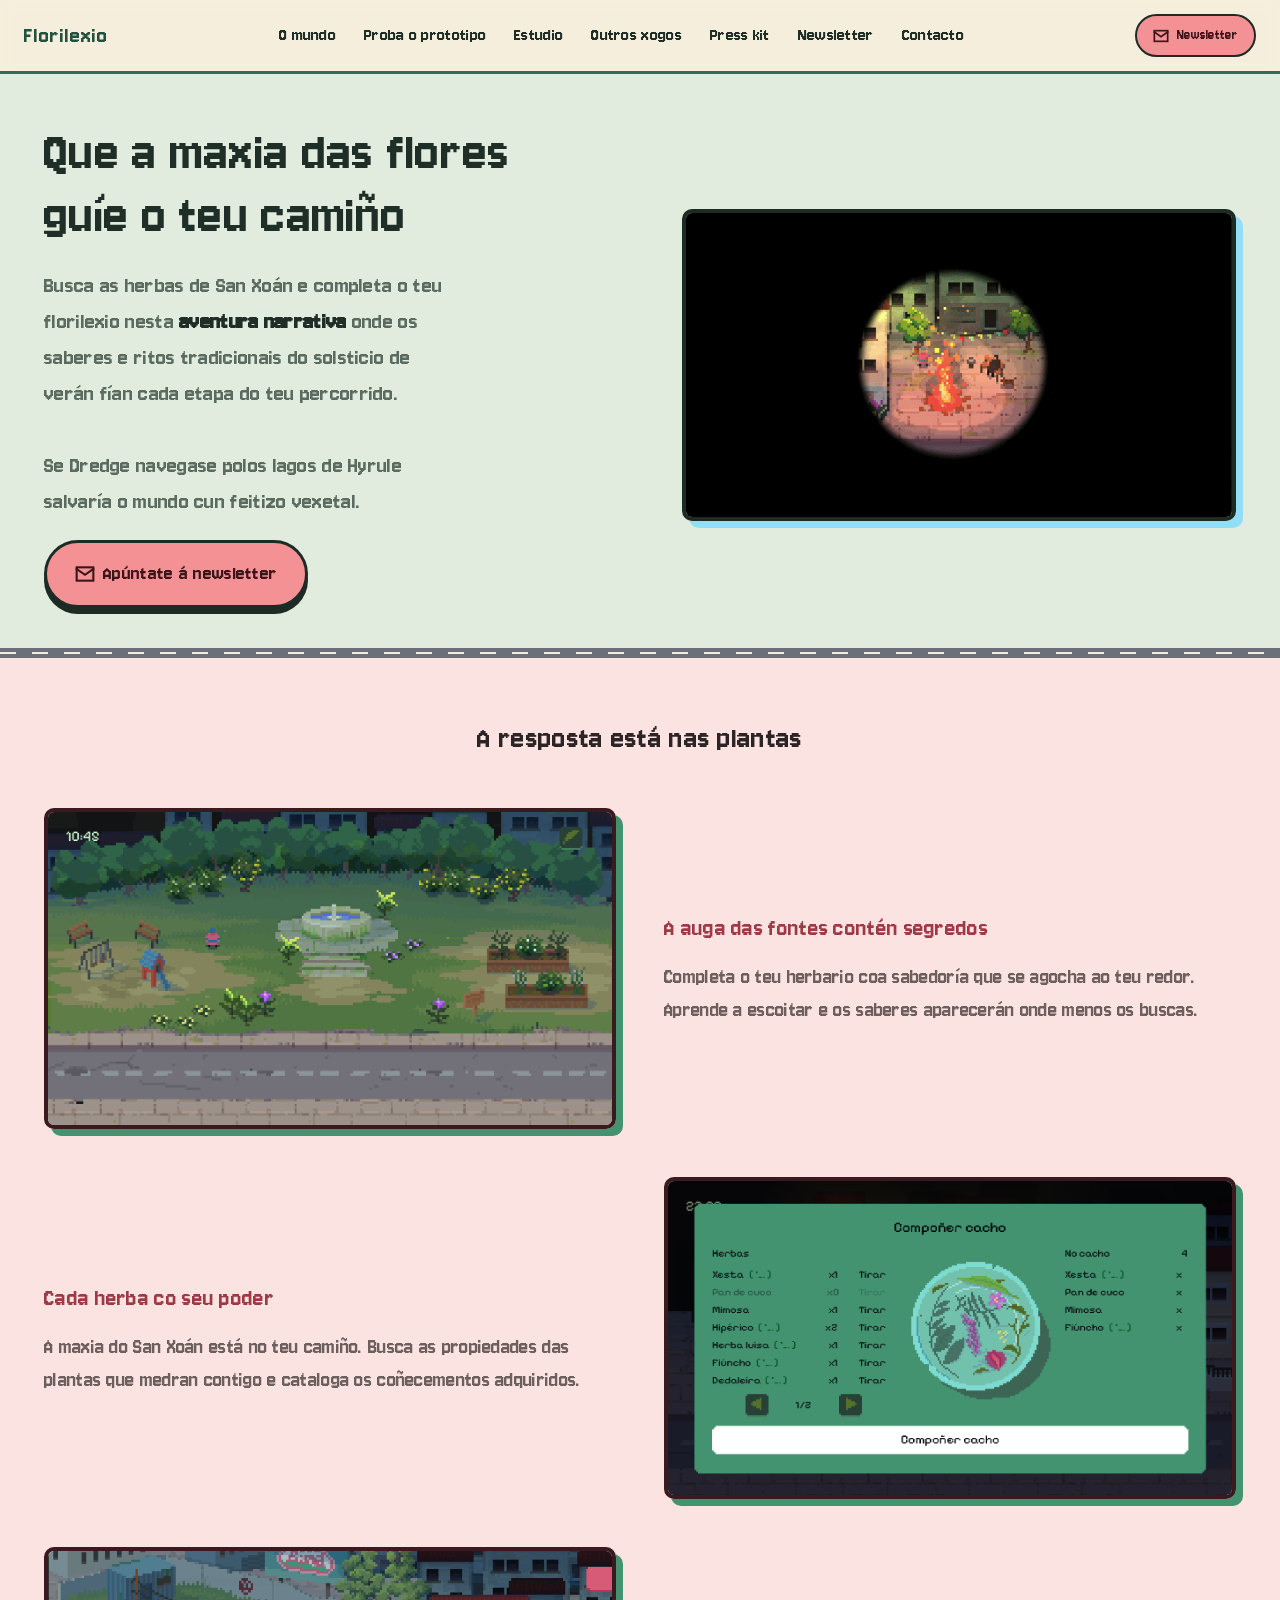
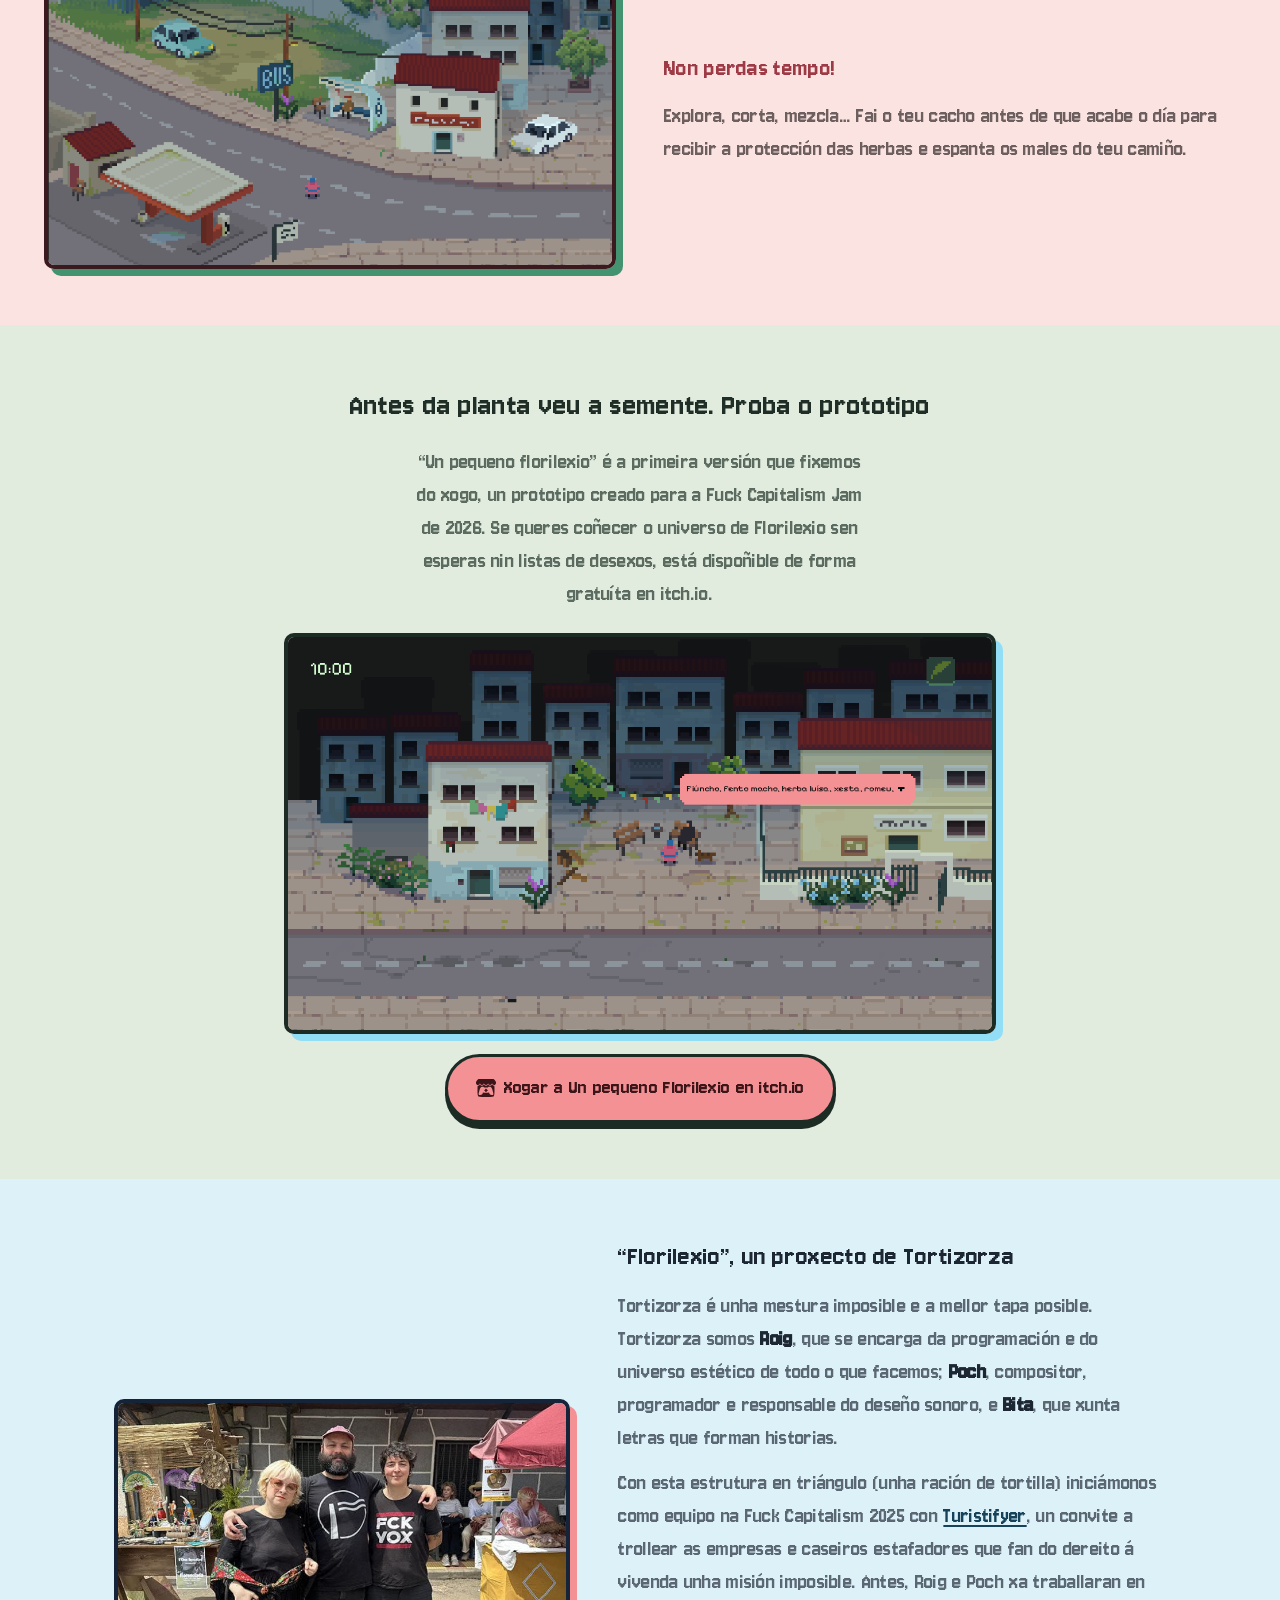
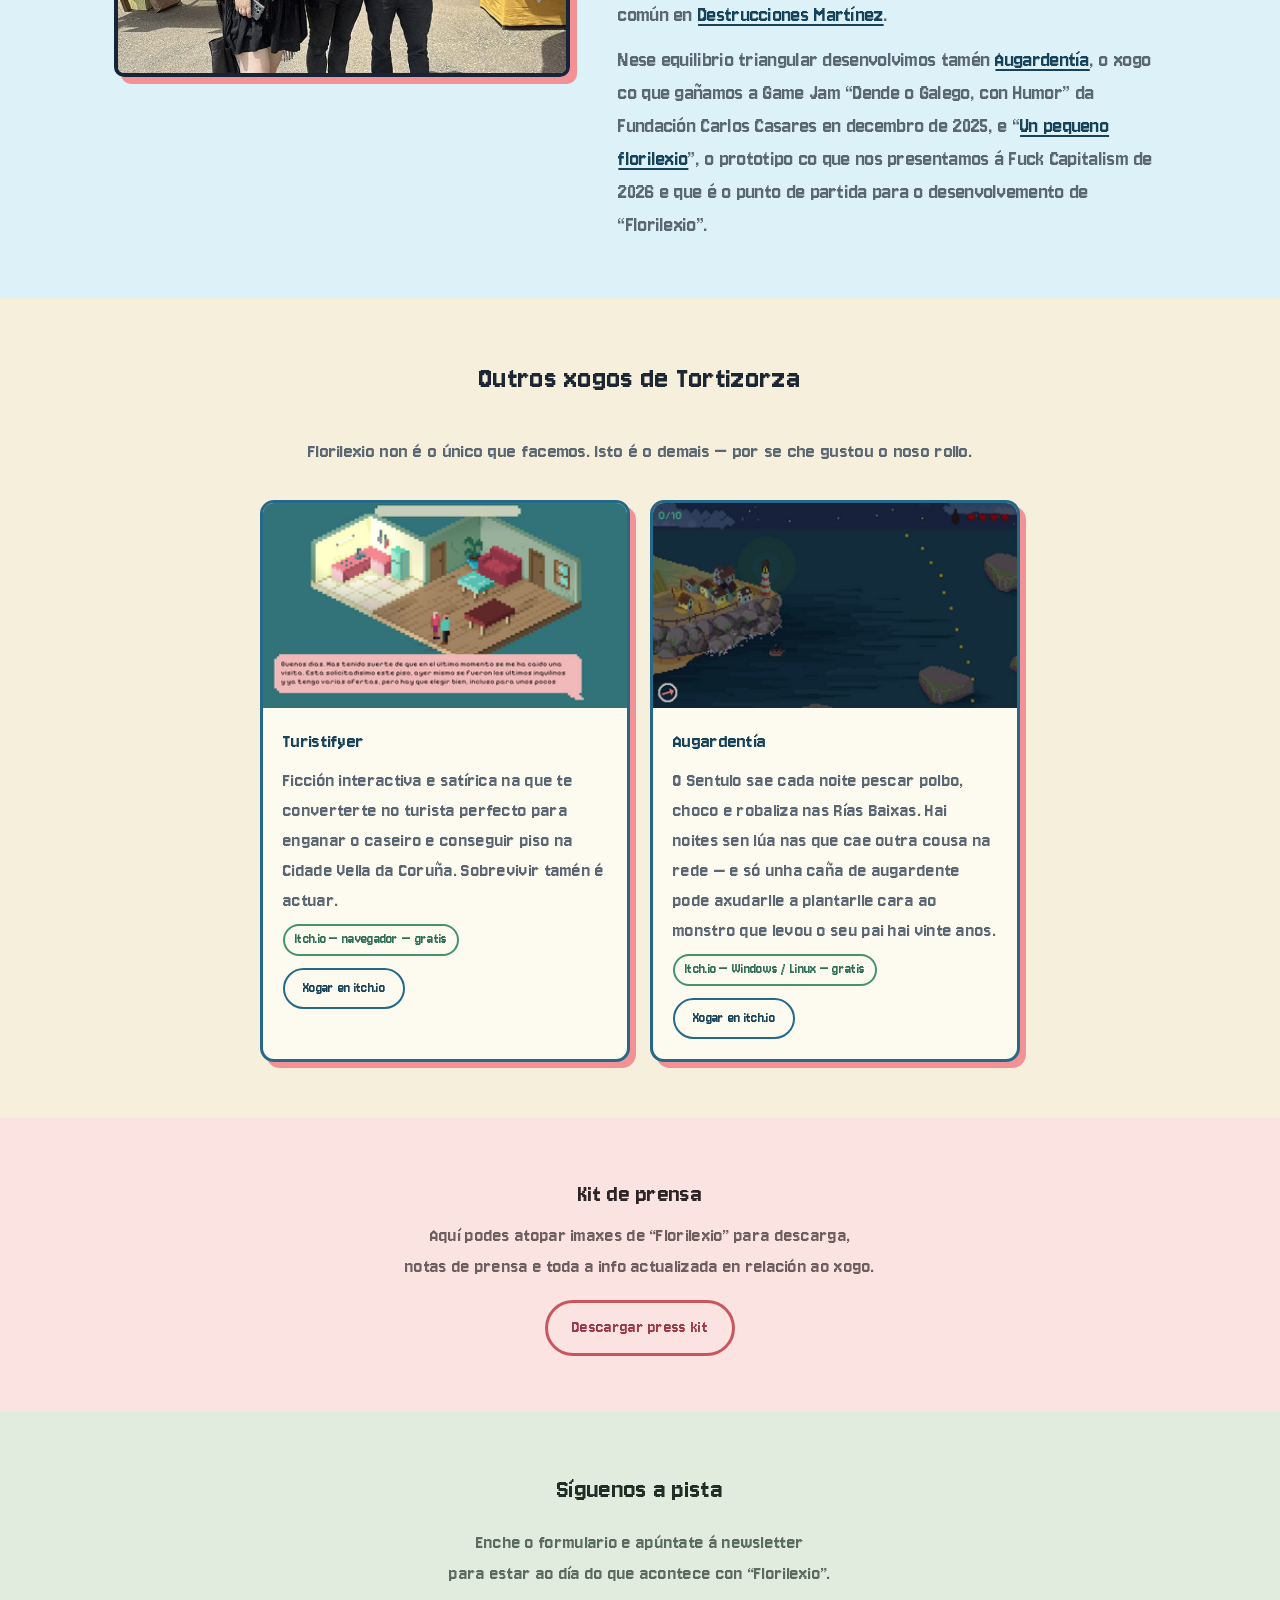
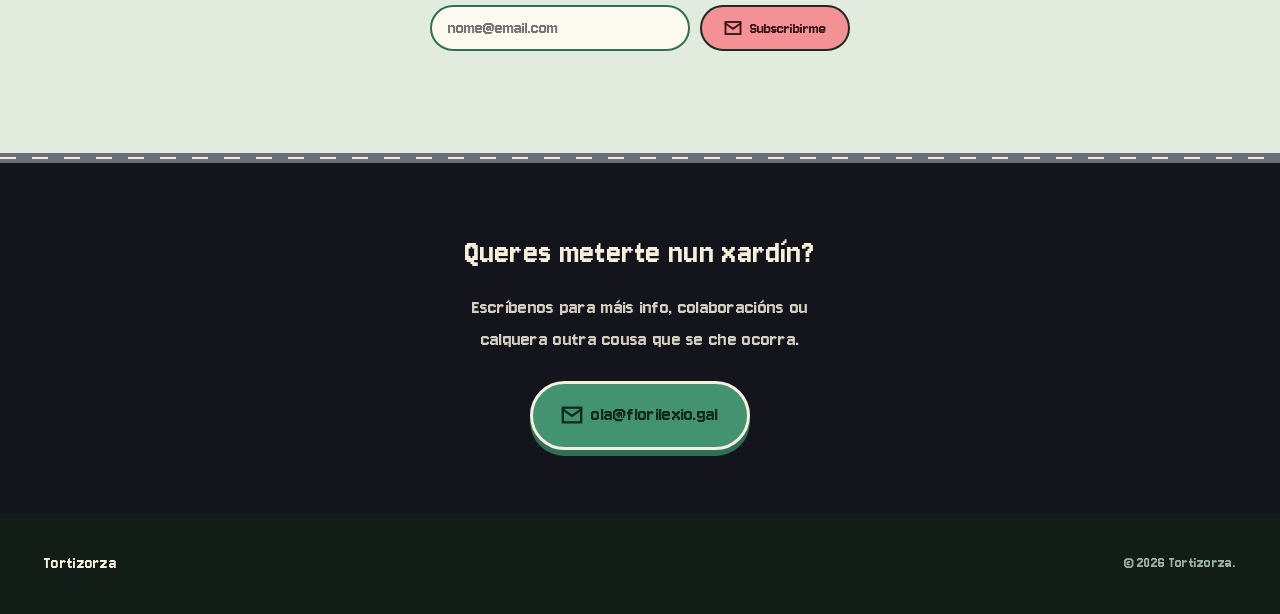
<file: index.html>
<!doctype html>
<html lang="gl">
<head>
  <meta charset="utf-8">
  <meta name="viewport" content="width=device-width, initial-scale=1">
  <title>Florilexio — Tortizorza</title>
  <meta name="description" content="Florilexio é unha aventura de exploración e recolleita de Tortizorza. Busca as herbas de San Xoán e completa o teu florilexio. Apúntate á newsletter para estar ao día.">
  <link rel="preconnect" href="https://fonts.googleapis.com">
  <link rel="preconnect" href="https://fonts.gstatic.com" crossorigin>
  <link rel="stylesheet" href="https://fonts.googleapis.com/css2?family=Jersey+10&display=swap">
  <link rel="stylesheet" href="css/style.css">
  <link rel="stylesheet" href="css/palettes/v5.css">
  <link rel="stylesheet" href="css/v6.css">
</head>
<body>

  <header class="site-header">
    <div class="brand">
      <!-- OCULTO (logo de proba): <div class="placeholder-box" style="width:40px;height:40px;border-radius:8px;font-size:8px;padding:2px;">[logo]</div> -->
      <span class="brand-name">Florilexio</span>
    </div>

    <button class="nav-toggle" id="navToggle" aria-expanded="false" aria-controls="navLinks" aria-label="Abrir menú">
      <svg width="20" height="20" viewBox="0 0 24 24" fill="none" stroke="currentColor" stroke-width="2.5" stroke-linecap="square"><path d="M3 6h18M3 12h18M3 18h18"/></svg>
    </button>

    <nav id="navLinks" class="nav-links" hidden>
      <a href="#mundo">O mundo</a>
      <a href="#proba-o-prototipo">Proba o prototipo</a>
      <a href="#estudio">Estudio</a>
      <a href="#outros-xogos">Outros xogos</a>
      <a href="#presskit">Press kit</a>
      <a href="#newsletter">Newsletter</a>
      <a href="#escribenos">Contacto</a>
    </nav>

    <div class="header-cta">
      <a href="#newsletter" class="btn btn--cta btn--sm">
        <svg width="16" height="16" viewBox="0 0 24 24" fill="none" stroke="currentColor" stroke-width="2.5" stroke-linecap="square" stroke-linejoin="miter" aria-hidden="true"><rect x="2" y="4" width="20" height="16"/><path d="M2 6l10 7 10-7"/></svg>
        <span>Newsletter</span>
      </a>
    </div>
  </header>

  <main>

    <!-- HERO -->
    <section class="hero">
      <div class="container">
        <div class="hero-copy">
          <!-- OCULTO: <span class="hero-tag">psst&hellip; hai algo entre a herba</span> -->
          <h1>Que a maxia das flores<br>guíe o teu camiño</h1>
          <p class="lead">Busca as herbas de San Xoán e completa o teu florilexio nesta <strong>aventura narrativa</strong> onde os saberes e ritos tradicionais do solsticio de verán fían cada etapa do teu percorrido.<br><br>Se Dredge navegase polos lagos de Hyrule salvaría o mundo cun feitizo vexetal.</p>
          <div class="hero-cta-wrap">
            <a href="#newsletter" class="btn btn--cta btn--lg">
              <svg width="20" height="20" viewBox="0 0 24 24" fill="none" stroke="currentColor" stroke-width="2.5" stroke-linecap="square" stroke-linejoin="miter" aria-hidden="true"><rect x="2" y="4" width="20" height="16"/><path d="M2 6l10 7 10-7"/></svg>
              Apúntate á newsletter
            </a>
            <!-- OCULTO: <span class="hero-note">[Dispoñible proximamente en Steam &mdash; data por confirmar]</span> -->
          </div>
        </div>
        <div class="shot-frame">
          <img src="images/screenshots/fogueira.gif" alt="Animación de Florilexio: unha fogueira de San Xoán ardendo nunha praza da vila" width="800" height="446">
        </div>
      </div>
    </section>

    <div class="road-divider"></div>

    <!-- OCULTO (Ver antes de crer): descomentar para recuperar
    <section class="section section--alt" id="trailer">
      <div class="container trailer-wrap">
        <h2 class="section-title">Ver antes de crer</h2>
        <p class="trailer-sub">Un adianto de que se sente perderse a propósito.</p>
        <div class="placeholder-box trailer-frame">
          <svg class="icon-play" width="46" height="46" viewBox="0 0 24 24" fill="none" stroke="#386656" stroke-width="2.5" stroke-linecap="square" stroke-linejoin="miter"><circle cx="12" cy="12" r="10"/><path d="M10 8l7 4-7 4V8z" fill="#386656" stroke="none"/></svg>
          [Tráiler de Florilexio &mdash; proximamente]
        </div>
      </div>
    </section>
    -->

    <!-- MUNDO Y MECÁNICAS -->
    <section class="section section--alt" id="mundo">
      <div class="container">
        <h2 class="section-title mundo-title">A resposta está nas plantas</h2>

        <div class="feature-row">
          <div class="feature-media shot-frame">
            <img src="images/screenshots/parque-dia.png" alt="Captura de Florilexio: un parque durante o día, cunha fonte e testos de herbas" width="1279" height="717" loading="lazy">
          </div>
          <div class="feature-copy">
            <h3>A auga das fontes contén segredos</h3>
            <p>Completa o teu herbario coa sabedoría que se agocha ao teu redor. Aprende a escoitar e os saberes aparecerán onde menos os buscas.</p>
          </div>
        </div>

        <div class="feature-row feature-row--reverse">
          <div class="feature-copy">
            <h3>Cada herba co seu poder</h3>
            <p>A maxia do San Xoán está no teu camiño. Busca as propiedades das plantas que medran contigo e cataloga os coñecementos adquiridos.</p>
          </div>
          <div class="feature-media shot-frame">
            <img src="images/screenshots/componer-ramo.png" alt="Captura de Florilexio: a pantalla de compoñer un ramo de herbas recollidas" width="1279" height="717" loading="lazy">
          </div>
        </div>

        <div class="feature-row">
          <div class="feature-media shot-frame">
            <img src="images/screenshots/descampado.png" alt="Captura de Florilexio: un descampado á beira da estrada, cunha parada de autobús e unha gasolineira" width="1701" height="955" loading="lazy">
          </div>
          <div class="feature-copy">
            <h3>Non perdas tempo!</h3>
            <p>Explora, corta, mezcla&hellip; Fai o teu cacho antes de que acabe o día para recibir a protección das herbas e espanta os males do teu camiño.</p>
          </div>
        </div>

      </div>
    </section>

    <!-- PROBA O PROTOTIPO -->
    <section class="section section--alt prototype-wrap-outer" id="proba-o-prototipo">
      <div class="container prototype-wrap">
        <h2 class="section-title">Antes da planta veu a semente. Proba o prototipo</h2>
        <p>&ldquo;Un pequeno florilexio&rdquo; é a primeira versión que fixemos do xogo, un prototipo creado para a Fuck Capitalism Jam de 2026. Se queres coñecer o universo de Florilexio sen esperas nin listas de desexos, está dispoñible de forma gratuíta en itch.io.</p>
        <div class="shot-frame">
          <img src="images/other-games/florilexio-prototipo-shot.png" alt="Captura de Un pequeno Florilexio, o prototipo xogable en itch.io" width="1279" height="717" loading="lazy">
        </div>
        <a href="https://aroig.itch.io/un-pequeno-florilexio" target="_blank" rel="noopener" class="btn btn--cta btn--lg">
          <svg width="20" height="20" viewBox="0 0 24 24" fill="currentColor"><path d="M3.13 1.338C2.08 1.96.02 4.328 0 4.95v1.03c0 1.303 1.22 2.45 2.325 2.45 1.33 0 2.436-1.102 2.436-2.41 0 1.308 1.07 2.41 2.4 2.41 1.328 0 2.362-1.102 2.362-2.41 0 1.308 1.137 2.41 2.466 2.41h.024c1.33 0 2.466-1.102 2.466-2.41 0 1.308 1.034 2.41 2.363 2.41 1.33 0 2.4-1.102 2.4-2.41 0 1.308 1.106 2.41 2.435 2.41C22.78 8.43 24 7.282 24 5.98V4.95c-.02-.62-2.082-2.99-3.13-3.612-3.253-.114-5.508-.134-8.87-.133-3.362 0-7.945.053-8.87.133zm6.376 6.477a2.74 2.74 0 0 1-.468.602c-.5.49-1.19.795-1.947.795a2.786 2.786 0 0 1-1.95-.795c-.182-.178-.32-.37-.446-.59-.127.222-.303.412-.486.59a2.788 2.788 0 0 1-1.95.795c-.092 0-.187-.025-.264-.052-.107 1.113-.152 2.176-.168 2.95v.005l-.006 1.167c.02 2.334-.23 7.564 1.03 8.85 1.952.454 5.545.662 9.15.663 3.605 0 7.198-.21 9.15-.664 1.26-1.284 1.01-6.514 1.03-8.848l-.006-1.167v-.004c-.016-.775-.06-1.838-.168-2.95-.077.026-.172.052-.263.052a2.788 2.788 0 0 1-1.95-.795c-.184-.178-.36-.368-.486-.59-.127.22-.265.412-.447.59a2.786 2.786 0 0 1-1.95.794c-.76 0-1.446-.303-1.948-.793a2.74 2.74 0 0 1-.468-.602 2.738 2.738 0 0 1-.463.602 2.787 2.787 0 0 1-1.95.794h-.16a2.787 2.787 0 0 1-1.95-.793 2.738 2.738 0 0 1-.464-.602zm-2.004 2.59v.002c.795.002 1.5 0 2.373.953.687-.072 1.406-.108 2.125-.107.72 0 1.438.035 2.125.107.873-.953 1.578-.95 2.372-.953.376 0 1.876 0 2.92 2.934l1.123 4.028c.832 2.995-.266 3.068-1.636 3.07-2.03-.075-3.156-1.55-3.156-3.025-1.124.184-2.436.276-3.748.277-1.312 0-2.624-.093-3.748-.277 0 1.475-1.125 2.95-3.156 3.026-1.37-.004-2.468-.077-1.636-3.072l1.122-4.027c1.045-2.934 2.545-2.934 2.92-2.934zM12 12.714c-.002.002-2.14 1.964-2.523 2.662l1.4-.056v1.22c0 .056.56.033 1.123.007.562.026 1.124.05 1.124-.008v-1.22l1.4.055C14.138 14.677 12 12.713 12 12.713z"/></svg>
          Xogar a Un pequeno Florilexio en itch.io
        </a>
      </div>
    </section>

    <!-- OCULTO (Unha ollada ao mundo de Florilexio): descomentar para recuperar
    <section class="section" id="galeria">
      <div class="container">
        <h2 class="section-title">Unha ollada ao mundo de Florilexio</h2>
        <div class="gallery-grid">
          <div class="shot-frame"><img src="images/screenshots/calle-noche.png" alt="Captura de Florilexio" loading="lazy"></div>
          <div class="shot-frame"><img src="images/screenshots/parque-dia.png" alt="Captura de Florilexio" loading="lazy"></div>
          <div class="shot-frame"><img src="images/screenshots/componer-ramo.png" alt="Captura de Florilexio" loading="lazy"></div>
        </div>
        <p class="gallery-note">+ máis capturas moi pronto</p>
      </div>
    </section>
    -->

    <!-- OCULTO (Isto sóache?): descomentar para recuperar
    <section class="section section--alt" id="para-quien">
      <div class="container" style="max-width:1100px;">
        <h2 class="section-title">Isto sóache?</h2>
        <div class="whofor-grid">
          <div class="whofor-card">
            <svg class="icon-a" width="28" height="28" viewBox="0 0 24 24" fill="none" stroke="#4b8570" stroke-width="2.5" stroke-linecap="square" stroke-linejoin="miter"><path d="M2 12c2-4 5-7 10-7s8 3 10 7c-2 4-5 7-10 7s-8-3-10-7z"/><circle cx="12" cy="12" r="3"/></svg>
            <p>Engancháchete ao ciclo de saír, recoller e volver de <strong>Dredge</strong> &mdash; pero preferirías que o que agocha na escuridade sexa unha cabra con moi mala leite en vez dun horror cósmico.</p>
          </div>
          <div class="whofor-card whofor-card--terracotta">
            <svg class="icon-b" width="28" height="28" viewBox="0 0 24 24" fill="none" stroke="#b1483c" stroke-width="2.5" stroke-linecap="square" stroke-linejoin="miter"><path d="M12 2l2.4 6.9L21 11l-6.6 2.1L12 20l-2.4-6.9L3 11l6.6-2.1z"/></svg>
            <p>De pequeno (ou non tan pequeno) perdícheste horas no mapa de <strong>A Link to the Past</strong> buscando a última cova secreta, e aínda non o superaches.</p>
          </div>
        </div>
        <p class="whofor-closing">Se algunha das dúas che sacou un sorriso, Florilexio é para ti.</p>
      </div>
    </section>
    -->

    <!-- OCULTO (O que din de Florilexio): descomentar para recuperar
    <section class="section" id="prensa">
      <div class="container prensa-wrap">
        <h2 class="section-title" style="font-size:32px;margin-bottom:6px;">O que din de Florilexio</h2>
        <p class="prensa-sub">Proximamente &mdash; ou iso esperamos.</p>
        <div class="prensa-logos">
          <div class="placeholder-box">[logo medio 1]</div>
          <div class="placeholder-box">[logo medio 2]</div>
          <div class="placeholder-box">[logo medio 3]</div>
        </div>
      </div>
    </section>
    -->

    <!-- ESTUDIO -->
    <section class="section section--alt" id="estudio">
      <div class="container estudio-grid" style="max-width:1100px;">
        <div class="shot-frame estudio-photo">
          <img src="images/team.jpg" alt="O equipo de Tortizorza: tres persoas posando xuntas nunha feira ao aire libre" width="780" height="470" loading="lazy">
        </div>
        <div class="estudio-copy">
          <h2>&ldquo;Florilexio&rdquo;, un proxecto de Tortizorza</h2>
          <p>Tortizorza é unha mestura imposible e a mellor tapa posible. Tortizorza somos <strong>Roig</strong>, que se encarga da programación e do universo estético de todo o que facemos; <strong>Poch</strong>, compositor, programador e responsable do deseño sonoro, e <strong>Bita</strong>, que xunta letras que forman historias.</p>
          <p>Con esta estrutura en triángulo (unha ración de tortilla) iniciámonos como equipo na Fuck Capitalism 2025 con <a href="https://aroig.itch.io/turistifyer" target="_blank" rel="noopener">Turistifyer</a>, un convite a trollear as empresas e caseiros estafadores que fan do dereito á vivenda unha misión imposible. Antes, Roig e Poch xa traballaran en común en <a href="https://aroig.itch.io/destrucciones-martinez" target="_blank" rel="noopener">Destrucciones Martínez</a>.</p>
          <p>Nese equilibrio triangular desenvolvimos tamén <a href="https://aroig.itch.io/augardentia" target="_blank" rel="noopener">Augardentía</a>, o xogo co que gañamos a Game Jam &ldquo;Dende o Galego, con Humor&rdquo; da Fundación Carlos Casares en decembro de 2025, e &ldquo;<a href="https://aroig.itch.io/un-pequeno-florilexio" target="_blank" rel="noopener">Un pequeno florilexio</a>&rdquo;, o prototipo co que nos presentamos á Fuck Capitalism de 2026 e que é o punto de partida para o desenvolvemento de &ldquo;Florilexio&rdquo;.</p>
        </div>
      </div>
    </section>

    <!-- OUTROS XOGOS DO ESTUDIO -->
    <section class="section" id="outros-xogos">
      <div class="container">
        <h2 class="section-title">Outros xogos de Tortizorza</h2>
        <p class="otros-juegos-sub">Florilexio non é o único que facemos. Isto é o demais &mdash; por se che gustou o noso rollo.</p>
        <div class="games-grid">
          <article class="game-card">
            <div class="game-card-media"><img src="images/other-games/turistifyer-cover.png" alt="Portada de Turistifyer" loading="lazy"></div>
            <div class="game-card-copy">
              <h3>Turistifyer</h3>
              <p>Ficción interactiva e satírica na que te converterte no turista perfecto para enganar o caseiro e conseguir piso na Cidade Vella da Coruña. Sobrevivir tamén é actuar.</p>
              <span class="game-card-tag">Itch.io &mdash; navegador &mdash; gratis</span>
              <a href="https://aroig.itch.io/turistifyer" target="_blank" rel="noopener" class="btn btn--ghost btn--sm">Xogar en itch.io</a>
            </div>
          </article>

          <article class="game-card">
            <div class="game-card-media"><img src="images/other-games/augardentia-cover.png" alt="Portada de Augardentía" loading="lazy"></div>
            <div class="game-card-copy">
              <h3>Augardentía</h3>
              <p>O Sentulo sae cada noite pescar polbo, choco e robaliza nas Rías Baixas. Hai noites sen lúa nas que cae outra cousa na rede &mdash; e só unha caña de augardente pode axudarlle a plantarlle cara ao monstro que levou o seu pai hai vinte anos.</p>
              <span class="game-card-tag">Itch.io &mdash; Windows / Linux &mdash; gratis</span>
              <a href="https://aroig.itch.io/augardentia" target="_blank" rel="noopener" class="btn btn--ghost btn--sm">Xogar en itch.io</a>
            </div>
          </article>
        </div>
      </div>
    </section>

    <!-- OCULTO (Preguntas frecuentes): descomentar para recuperar
    <section class="section section--alt" id="faq">
      <div class="container faq-wrap">
        <h2 class="section-title">Preguntas frecuentes</h2>
        <div class="faq-list">
          <div class="faq-item">
            <h3>En que plataformas estará dispoñible?</h3>
            <p>[Plataformas por confirmar &mdash; Steam (PC) previsto]</p>
          </div>
          <div class="faq-item">
            <h3>Cando sae?</h3>
            <p>[Data de lanzamento por confirmar]</p>
          </div>
          <div class="faq-item">
            <h3>Canto costará?</h3>
            <p>[Prezo por confirmar]</p>
          </div>
          <div class="faq-item">
            <h3>En que idiomas estará dispoñible?</h3>
            <p>[Idiomas por confirmar]</p>
          </div>
        </div>
      </div>
    </section>
    -->

    <!-- PRESS KIT -->
    <section class="section section--alt" id="presskit">
      <div class="container presskit-wrap">
        <h2>Kit de prensa</h2>
        <p>Aquí podes atopar imaxes de &ldquo;Florilexio&rdquo; para descarga,<br>notas de prensa e toda a info actualizada en relación ao xogo.</p>
        <a href="files/kit_prensa.zip" class="btn btn--ghost" download>Descargar press kit</a>
      </div>
    </section>

    <!-- NEWSLETTER -->
    <section class="section section--alt" id="newsletter">
      <div class="container newsletter-wrap">
        <h2>Síguenos a pista</h2>
        <p>Enche o formulario e apúntate á newsletter<br>para estar ao día do que acontece con &ldquo;Florilexio&rdquo;.</p>
        <form class="newsletter-form" id="newsletterForm" action="https://gal.us19.list-manage.com/subscribe/post?u=894085e80b18f789ca40e5253&amp;id=8b1e8e55d1&amp;f_id=0085c0e2f0" method="post" target="_blank">
          <label for="email" style="position:absolute;left:-9999px;">Correo electrónico</label>
          <input type="email" id="email" name="EMAIL" placeholder="nome@email.com" autocomplete="email" required>
          <!-- Trampa para bots de Mailchimp: non borrar -->
          <div style="position:absolute;left:-5000px;" aria-hidden="true"><input type="text" name="b_894085e80b18f789ca40e5253_8b1e8e55d1" tabindex="-1" value=""></div>
          <button type="submit" class="btn btn--cta btn--md">
            <svg width="18" height="18" viewBox="0 0 24 24" fill="none" stroke="currentColor" stroke-width="2.5" stroke-linecap="square" stroke-linejoin="miter" aria-hidden="true"><rect x="2" y="4" width="20" height="16"/><path d="M2 6l10 7 10-7"/></svg>
            Subscribirme
          </button>
        </form>
        <p class="newsletter-status" id="newsletterStatus" role="status" aria-live="polite"></p>
        <!-- OCULTO (Discord)
        <a href="#" class="btn btn--dark">
          <svg width="18" height="18" viewBox="0 0 24 24" fill="currentColor"><path d="M19.3 5.3c-1.4-.6-2.8-1-4.3-1.3-.2.4-.4.8-.6 1.3-1.6-.2-3.1-.2-4.7 0-.2-.4-.4-.9-.6-1.3-1.5.3-2.9.7-4.3 1.3C2.4 9.1 1.7 12.8 2 16.5c1.7 1.3 3.4 2 5 2.5.4-.6.8-1.2 1.1-1.9-.6-.2-1.2-.5-1.7-.9.1-.1.3-.2.4-.3 3.3 1.5 6.9 1.5 10.2 0 .1.1.3.2.4.3-.5.4-1.1.6-1.7.9.3.7.7 1.3 1.1 1.9 1.6-.5 3.3-1.3 5-2.5.4-4.3-.7-8-2.5-11.2zM9 14.2c-.9 0-1.6-.9-1.6-1.9s.7-1.9 1.6-1.9 1.6.9 1.6 1.9-.7 1.9-1.6 1.9zm6 0c-.9 0-1.6-.9-1.6-1.9s.7-1.9 1.6-1.9 1.6.9 1.6 1.9-.7 1.9-1.6 1.9z"/></svg>
          Únete ao Discord
        </a>
        -->
      </div>
    </section>

    <div class="road-divider"></div>

    <!-- CTA FINAL -->
    <section class="cta-final" id="escribenos">
      <div class="container">
        <h2>Queres meterte nun xardín?</h2>
        <p>Escríbenos para máis info, colaboracións ou calquera outra cousa que se che ocorra.</p>
        <a href="mailto:ola@florilexio.gal" class="btn btn--cta btn--lg">
          <svg width="22" height="22" viewBox="0 0 24 24" fill="none" stroke="currentColor" stroke-width="2.5" stroke-linecap="square" stroke-linejoin="miter" aria-hidden="true"><rect x="2" y="4" width="20" height="16"/><path d="M2 6l10 7 10-7"/></svg>
          ola@florilexio.gal
        </a>
      </div>
    </section>

  </main>

  <footer class="site-footer">
    <div class="container footer-inner">
      <div class="footer-brand">
        <!-- OCULTO (logo de proba): <div class="placeholder-box" style="width:32px;height:32px;border-radius:6px;font-size:7px;padding:2px;opacity:.85;">[logo]</div> -->
        <span>Tortizorza</span>
      </div>
      <!-- OCULTO (redes sociais)
      <div class="social-links">
        <a href="#" aria-label="X (Twitter)"><svg width="20" height="20" viewBox="0 0 24 24" fill="currentColor"><path d="M18.9 2H22l-7.6 8.7L23.3 22h-6.9l-5.4-6.7L4.7 22H1.6l8.1-9.3L1 2h7l4.9 6.1L18.9 2zm-1.2 18h1.9L7.4 4H5.4l12.3 16z"/></svg></a>
        <a href="#" aria-label="Discord"><svg width="20" height="20" viewBox="0 0 24 24" fill="currentColor"><path d="M19.3 5.3c-1.4-.6-2.8-1-4.3-1.3-.2.4-.4.8-.6 1.3-1.6-.2-3.1-.2-4.7 0-.2-.4-.4-.9-.6-1.3-1.5.3-2.9.7-4.3 1.3C2.4 9.1 1.7 12.8 2 16.5c1.7 1.3 3.4 2 5 2.5.4-.6.8-1.2 1.1-1.9-.6-.2-1.2-.5-1.7-.9.1-.1.3-.2.4-.3 3.3 1.5 6.9 1.5 10.2 0 .1.1.3.2.4.3-.5.4-1.1.6-1.7.9.3.7.7 1.3 1.1 1.9 1.6-.5 3.3-1.3 5-2.5.4-4.3-.7-8-2.5-11.2zM9 14.2c-.9 0-1.6-.9-1.6-1.9s.7-1.9 1.6-1.9 1.6.9 1.6 1.9-.7 1.9-1.6 1.9zm6 0c-.9 0-1.6-.9-1.6-1.9s.7-1.9 1.6-1.9 1.6.9 1.6 1.9-.7 1.9-1.6 1.9z"/></svg></a>
        <a href="#" aria-label="TikTok"><svg width="20" height="20" viewBox="0 0 24 24" fill="currentColor"><path d="M16.6 5.8c-1-.7-1.6-1.8-1.7-3H12v13.4c0 1.4-1.1 2.5-2.5 2.5S7 17.6 7 16.2s1.1-2.5 2.5-2.5c.3 0 .5 0 .8.1v-2.9c-.3 0-.5-.1-.8-.1-3 0-5.4 2.4-5.4 5.4S6.5 21.6 9.5 21.6s5.4-2.4 5.4-5.4V9.1c1.1.8 2.5 1.3 4 1.3V7.5c-.8 0-1.6-.2-2.3-.6z"/></svg></a>
      </div>
      -->
      <p class="legal">&copy; 2026 Tortizorza.</p>
    </div>
  </footer>

  <script src="js/main.js"></script>
  <script src="js/newsletter.js"></script>
</body>
</html>
</file>
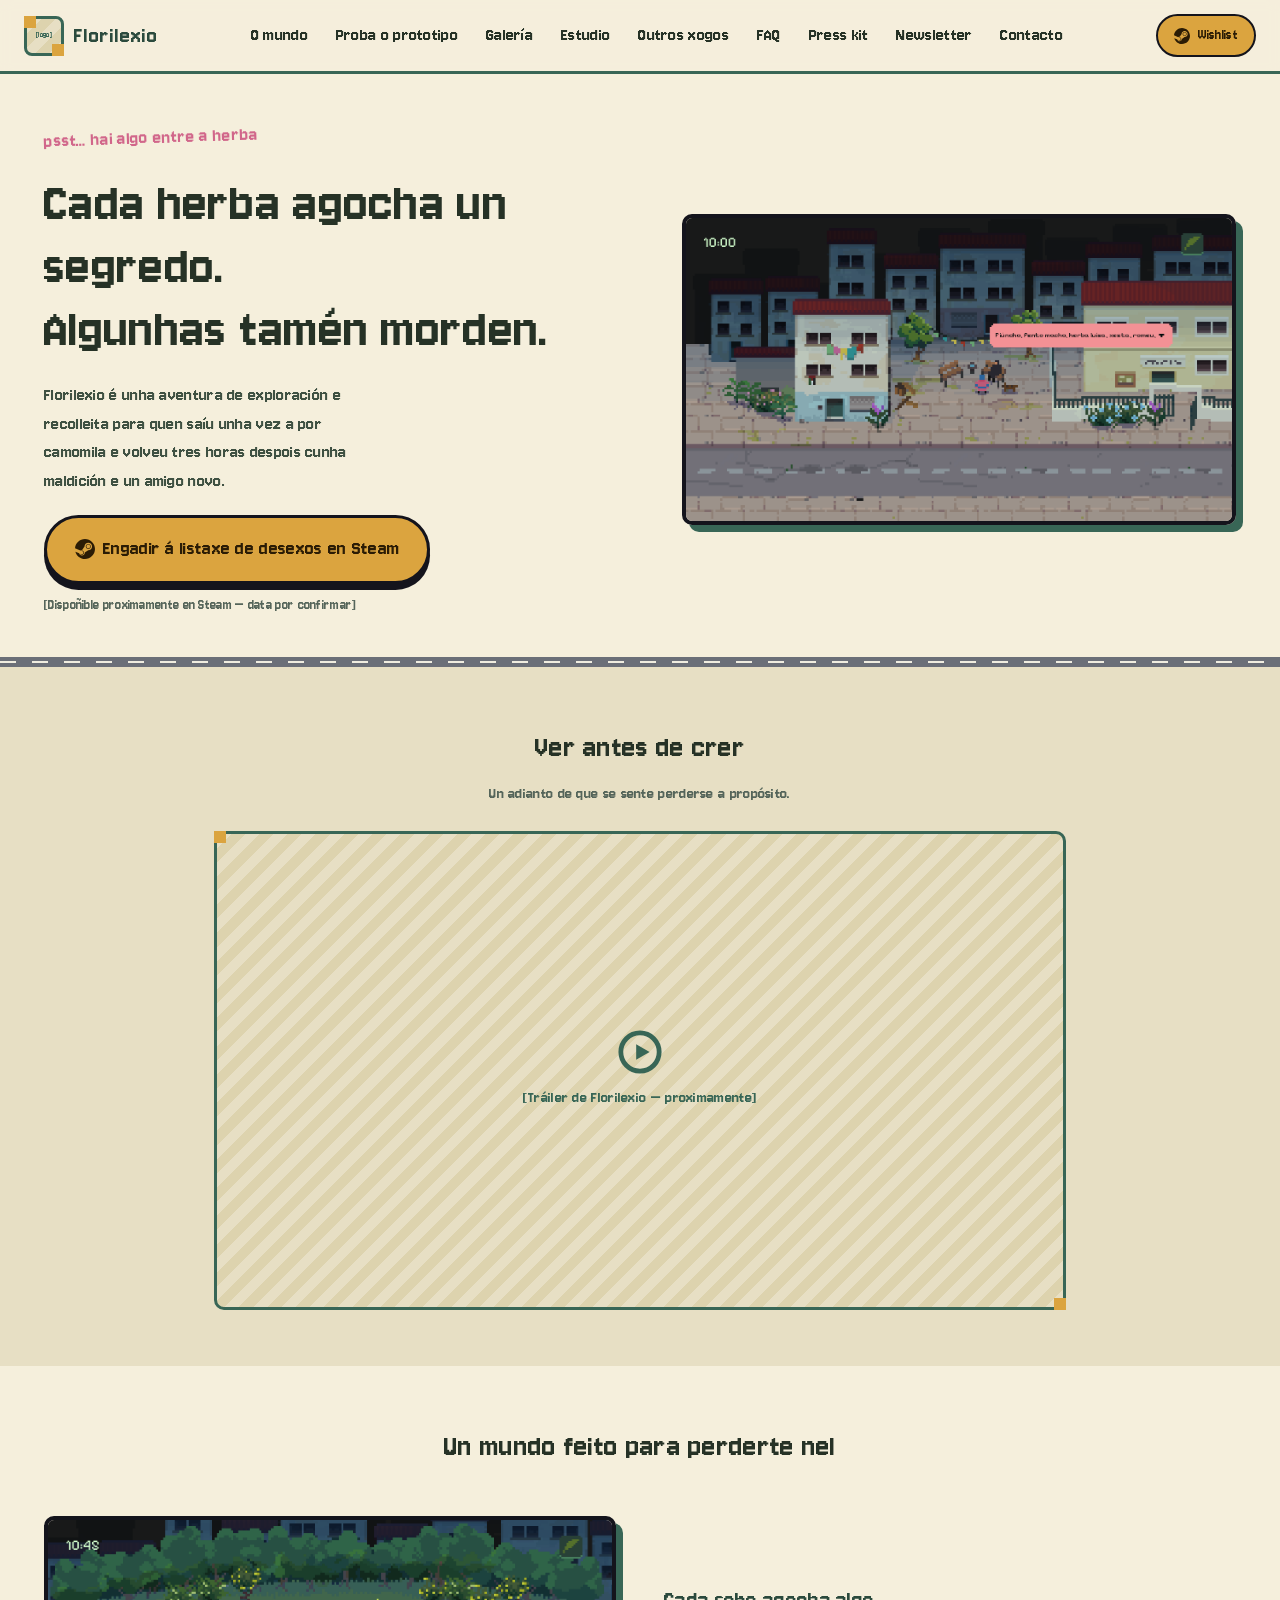
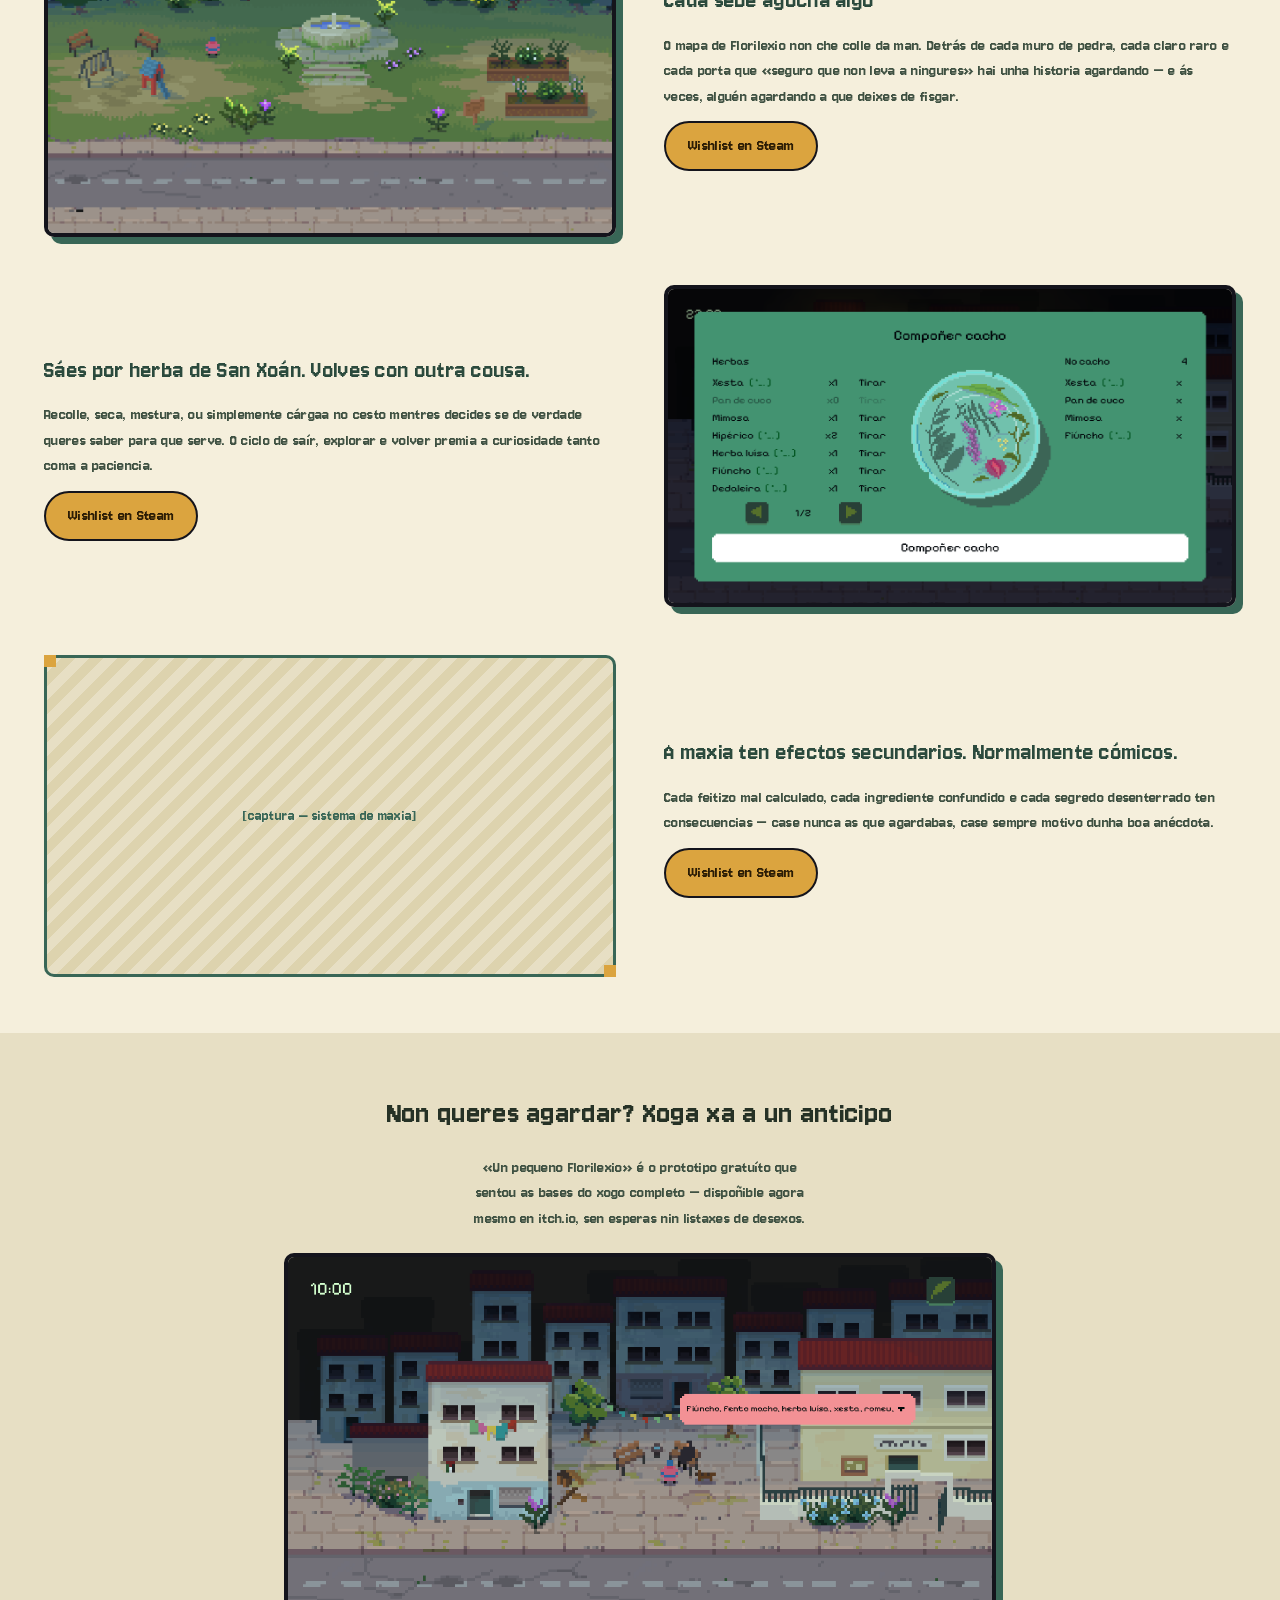
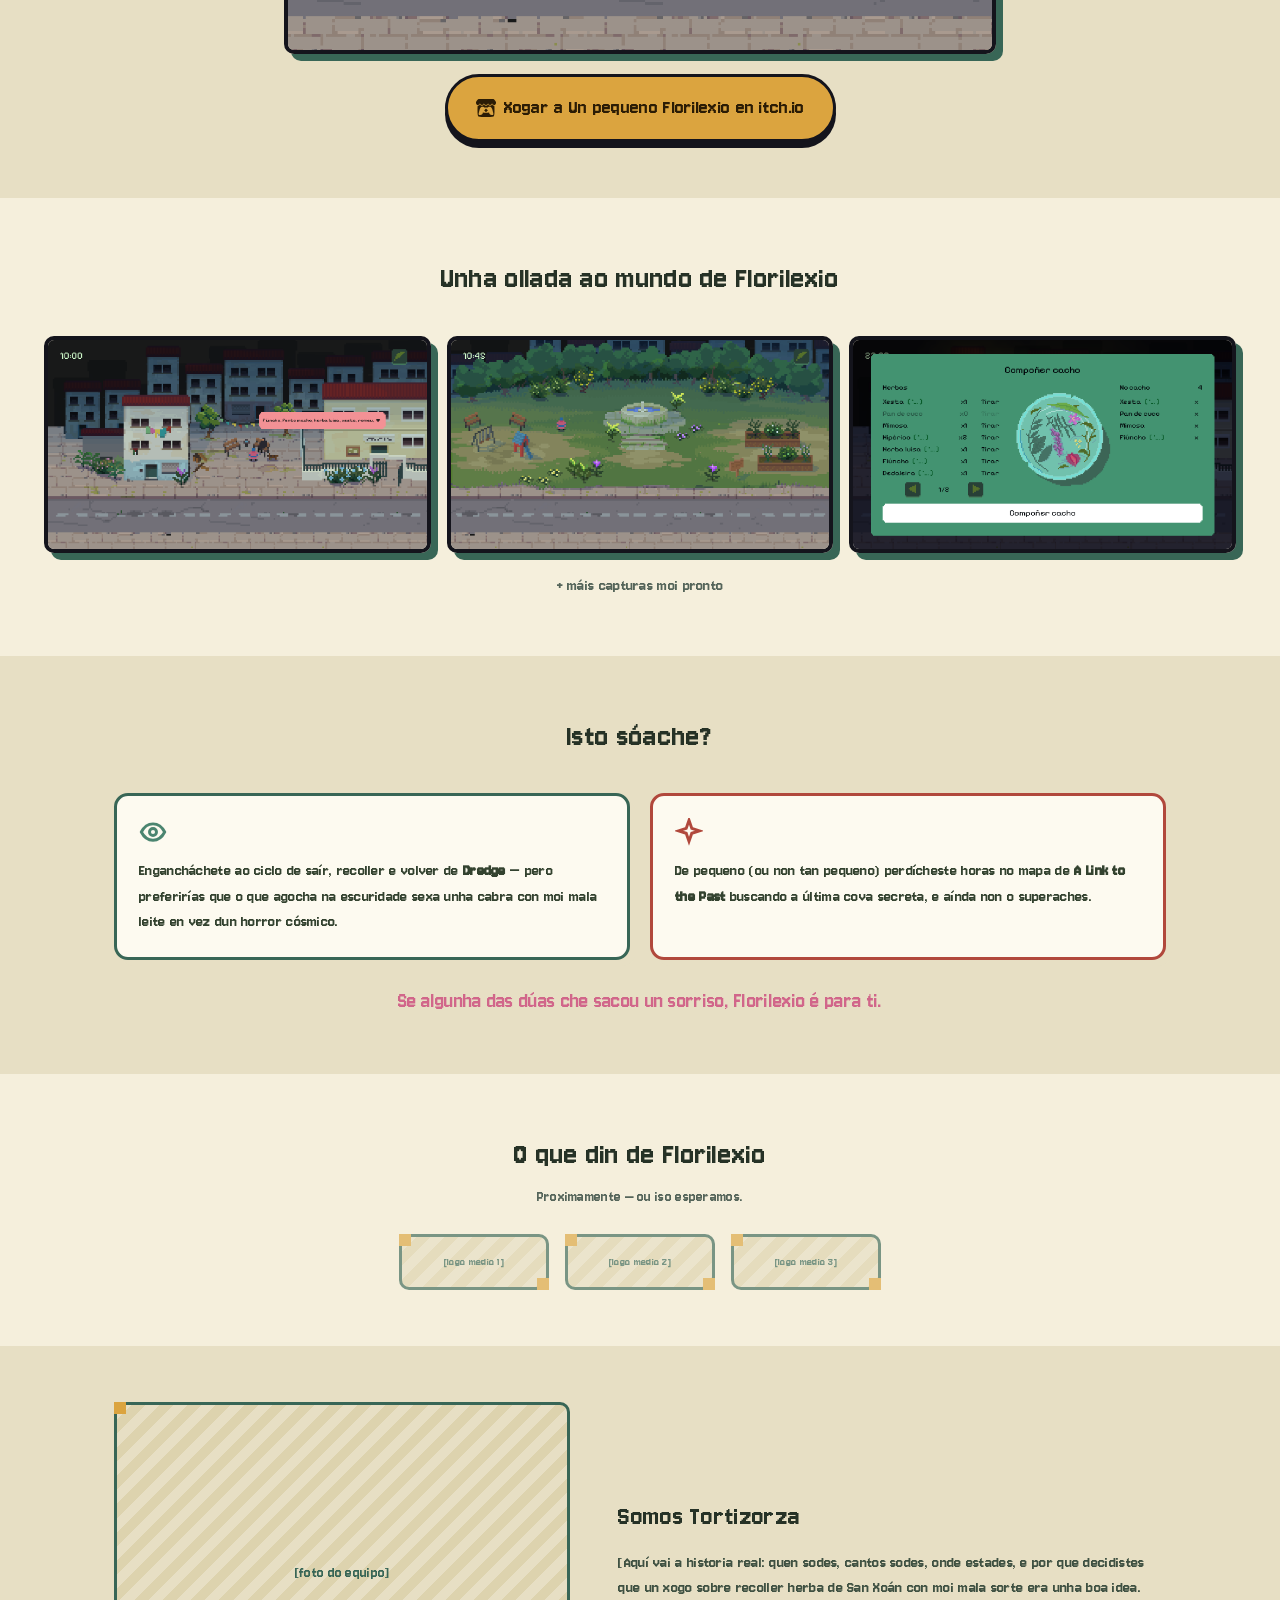
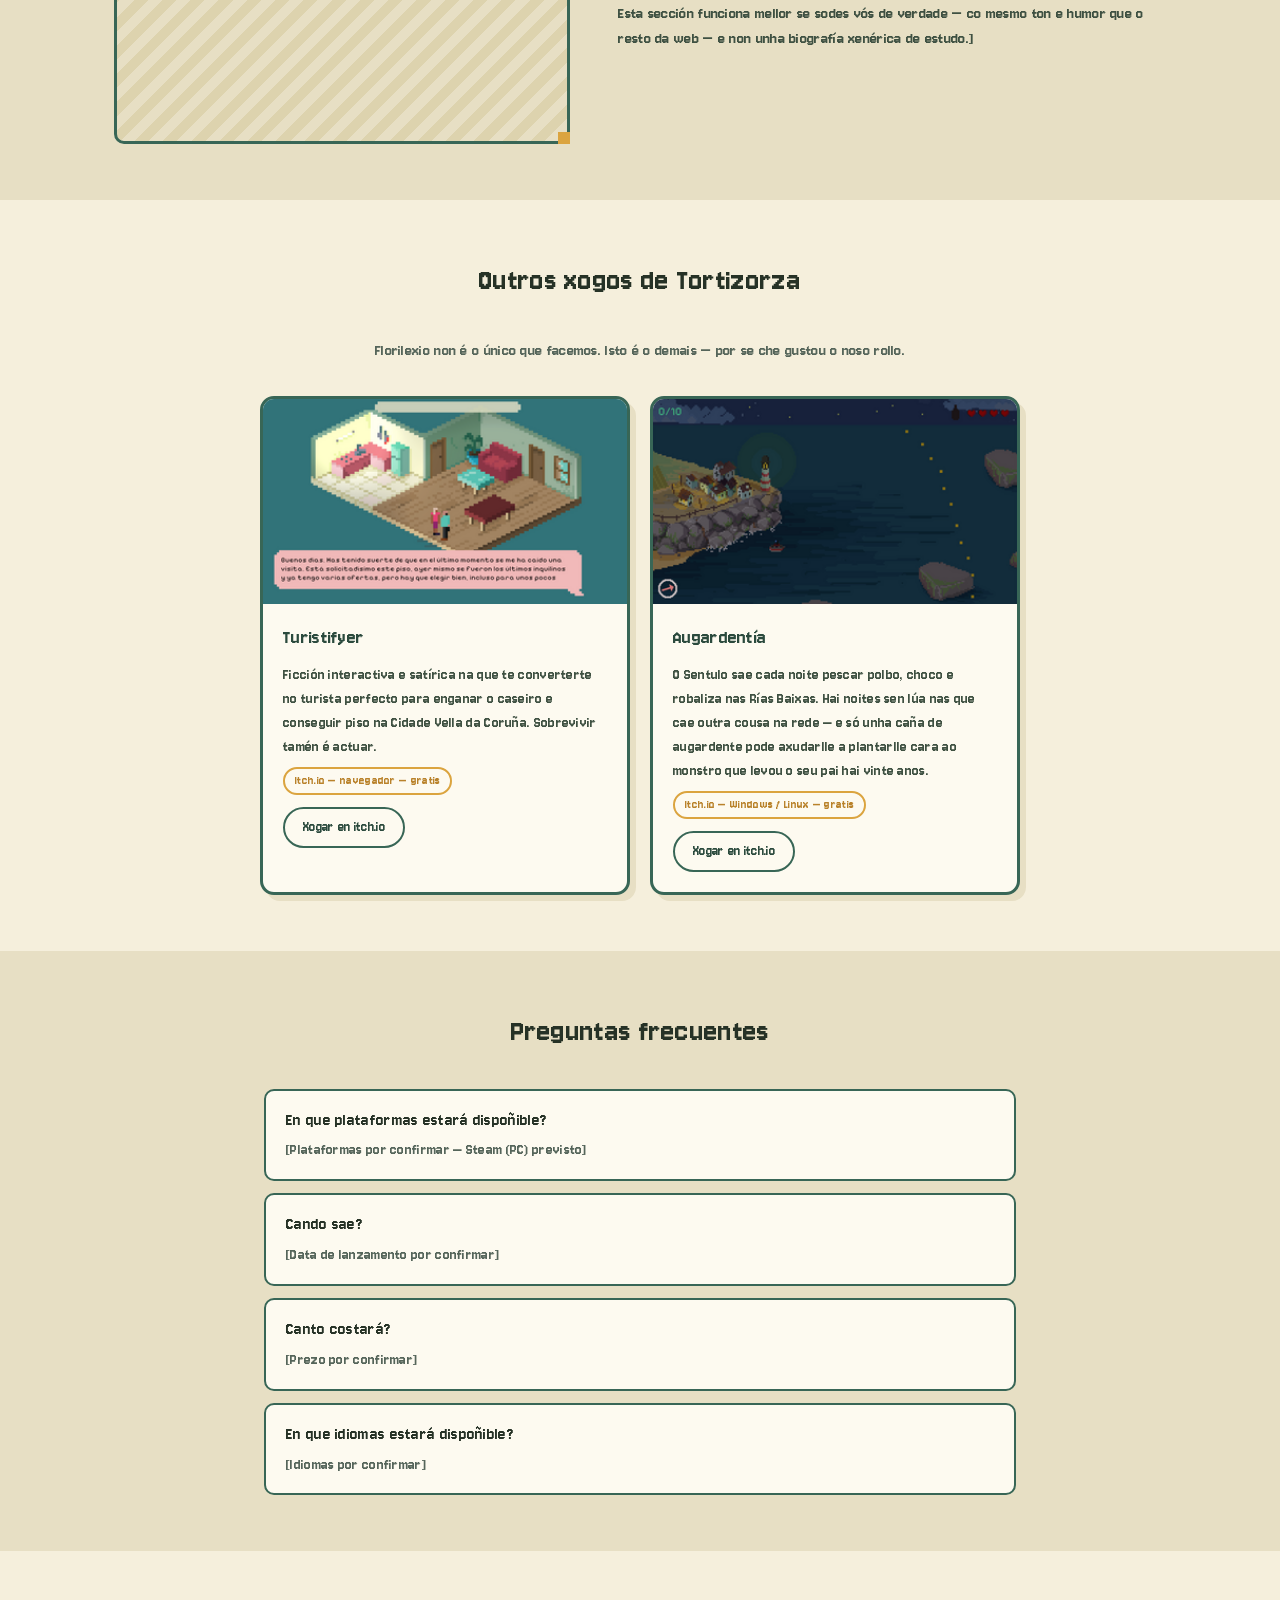
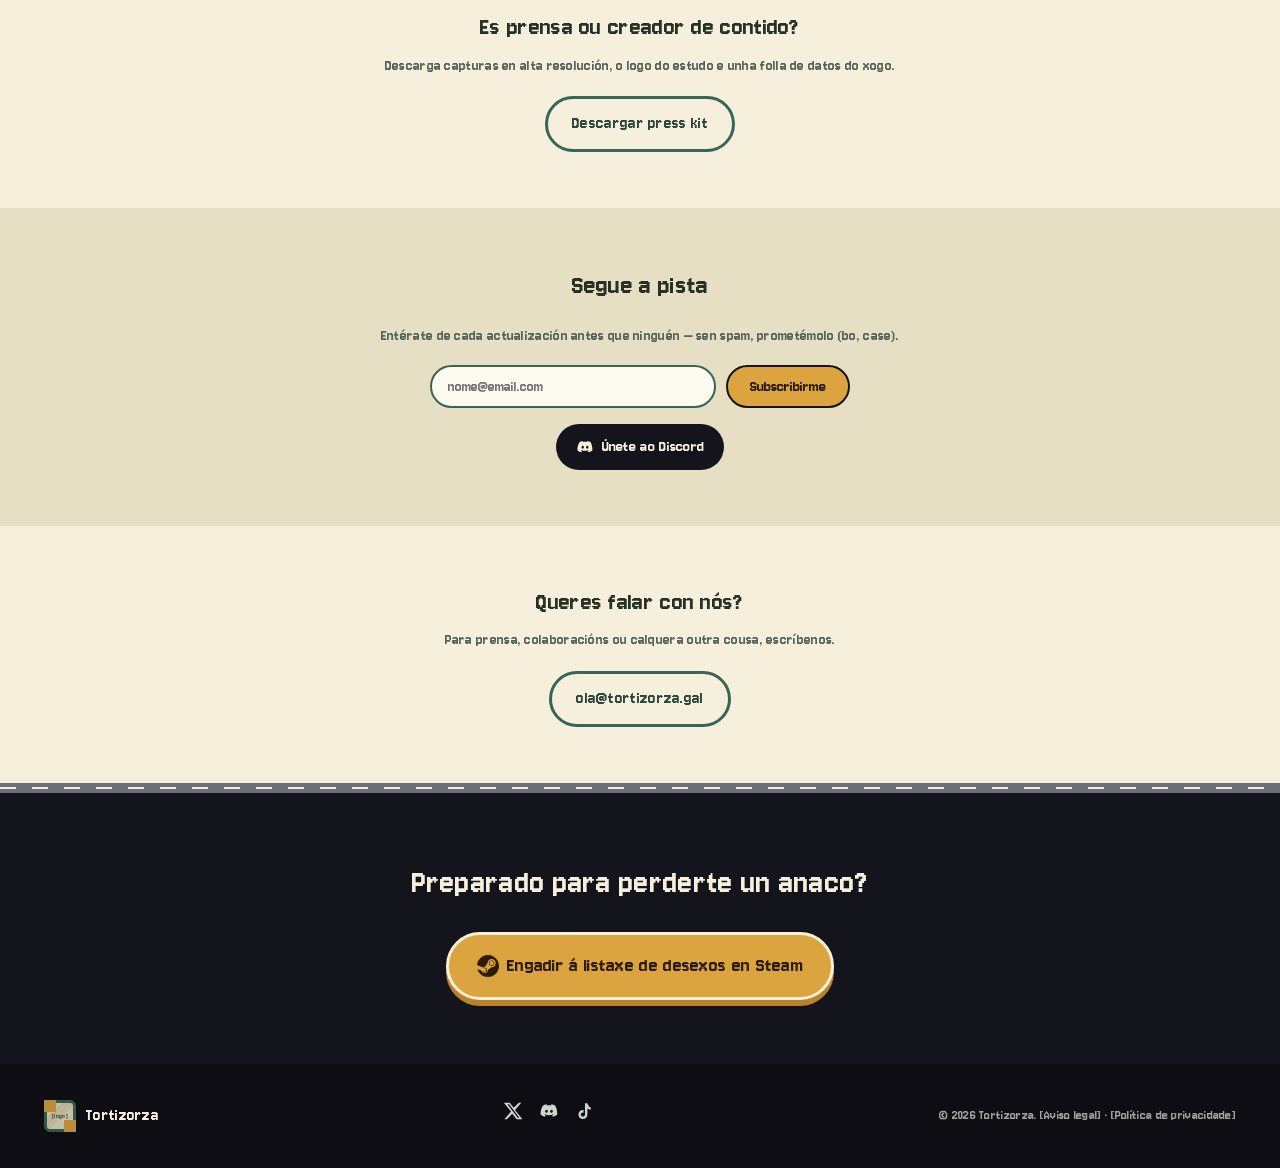
<file: v1/index.html>
<!doctype html>
<html lang="gl">
<head>
  <meta charset="utf-8">
  <meta name="viewport" content="width=device-width, initial-scale=1">
  <meta name="robots" content="noindex">
  <title>Florilexio — Tortizorza (v1)</title>
  <meta name="description" content="Florilexio é unha aventura de exploración e recolleita de Tortizorza. Cada herba agocha un segredo. Engádeo á túa listaxe de desexos en Steam.">
  <link rel="preconnect" href="https://fonts.googleapis.com">
  <link rel="preconnect" href="https://fonts.gstatic.com" crossorigin>
  <link rel="stylesheet" href="https://fonts.googleapis.com/css2?family=Jersey+10&display=swap">
  <link rel="stylesheet" href="../css/style.css">
</head>
<body>

  <header class="site-header">
    <div class="brand">
      <div class="placeholder-box" style="width:40px;height:40px;border-radius:8px;font-size:8px;padding:2px;">[logo]</div>
      <span class="brand-name">Florilexio</span>
    </div>

    <button class="nav-toggle" id="navToggle" aria-expanded="false" aria-controls="navLinks" aria-label="Abrir menú">
      <svg width="20" height="20" viewBox="0 0 24 24" fill="none" stroke="currentColor" stroke-width="2.5" stroke-linecap="square"><path d="M3 6h18M3 12h18M3 18h18"/></svg>
    </button>

    <nav id="navLinks" class="nav-links" hidden>
      <a href="#mundo">O mundo</a>
      <a href="#proba-o-prototipo">Proba o prototipo</a>
      <a href="#galeria">Galería</a>
      <a href="#estudio">Estudio</a>
      <a href="#outros-xogos">Outros xogos</a>
      <a href="#faq">FAQ</a>
      <a href="#presskit">Press kit</a>
      <a href="#newsletter">Newsletter</a>
      <a href="#contacto">Contacto</a>
    </nav>

    <div class="header-cta">
      <a href="#" class="btn btn--cta btn--sm">
        <svg width="16" height="16" viewBox="0 0 24 24" fill="currentColor"><path d="M11.979 0C5.678 0 .511 4.86.022 11.037l6.432 2.658c.545-.371 1.203-.59 1.912-.59.063 0 .125.004.188.006l2.861-4.142V8.91c0-2.495 2.028-4.524 4.524-4.524 2.494 0 4.524 2.03 4.524 4.527s-2.03 4.525-4.524 4.525h-.105l-4.076 2.911c0 .052.004.105.004.159 0 1.875-1.515 3.396-3.39 3.396-1.635 0-3.016-1.173-3.331-2.727L.436 15.27C1.862 20.307 6.486 24 11.979 24c6.627 0 11.999-5.373 11.999-12S18.605 0 11.979 0zM7.54 18.21l-1.473-.61c.262.543.714.999 1.314 1.25 1.297.539 2.793-.076 3.332-1.375.263-.63.264-1.319.005-1.949s-.75-1.121-1.377-1.383c-.624-.26-1.29-.249-1.878-.03l1.523.63c.956.4 1.409 1.5 1.009 2.455-.397.957-1.497 1.41-2.454 1.012H7.54zm11.415-9.303c0-1.662-1.353-3.015-3.015-3.015-1.665 0-3.015 1.353-3.015 3.015 0 1.665 1.35 3.015 3.015 3.015 1.663 0 3.015-1.35 3.015-3.015zm-5.273-.005c0-1.252 1.013-2.266 2.265-2.266 1.249 0 2.266 1.014 2.266 2.266 0 1.251-1.017 2.265-2.266 2.265-1.253 0-2.265-1.014-2.265-2.265z"/></svg>
        <span>Wishlist</span>
      </a>
    </div>
  </header>

  <main>

    <!-- HERO -->
    <section class="hero">
      <div class="container">
        <div class="hero-copy">
          <span class="hero-tag">psst&hellip; hai algo entre a herba</span>
          <h1>Cada herba agocha un segredo.<br>Algunhas tamén morden.</h1>
          <p class="lead">Florilexio é unha aventura de exploración e recolleita para quen saíu unha vez a por camomila e volveu tres horas despois cunha maldición e un amigo novo.</p>
          <div class="hero-cta-wrap">
            <a href="#" class="btn btn--cta btn--lg">
              <svg width="20" height="20" viewBox="0 0 24 24" fill="currentColor"><path d="M11.979 0C5.678 0 .511 4.86.022 11.037l6.432 2.658c.545-.371 1.203-.59 1.912-.59.063 0 .125.004.188.006l2.861-4.142V8.91c0-2.495 2.028-4.524 4.524-4.524 2.494 0 4.524 2.03 4.524 4.527s-2.03 4.525-4.524 4.525h-.105l-4.076 2.911c0 .052.004.105.004.159 0 1.875-1.515 3.396-3.39 3.396-1.635 0-3.016-1.173-3.331-2.727L.436 15.27C1.862 20.307 6.486 24 11.979 24c6.627 0 11.999-5.373 11.999-12S18.605 0 11.979 0zM7.54 18.21l-1.473-.61c.262.543.714.999 1.314 1.25 1.297.539 2.793-.076 3.332-1.375.263-.63.264-1.319.005-1.949s-.75-1.121-1.377-1.383c-.624-.26-1.29-.249-1.878-.03l1.523.63c.956.4 1.409 1.5 1.009 2.455-.397.957-1.497 1.41-2.454 1.012H7.54zm11.415-9.303c0-1.662-1.353-3.015-3.015-3.015-1.665 0-3.015 1.353-3.015 3.015 0 1.665 1.35 3.015 3.015 3.015 1.663 0 3.015-1.35 3.015-3.015zm-5.273-.005c0-1.252 1.013-2.266 2.265-2.266 1.249 0 2.266 1.014 2.266 2.266 0 1.251-1.017 2.265-2.266 2.265-1.253 0-2.265-1.014-2.265-2.265z"/></svg>
              Engadir á listaxe de desexos en Steam
            </a>
            <span class="hero-note">[Dispoñible proximamente en Steam &mdash; data por confirmar]</span>
          </div>
        </div>
        <div class="shot-frame">
          <img src="../images/screenshots/calle-noche.png" alt="Captura de Florilexio: unha rúa da vila de noite, cunha burbulla de diálogo listando nomes de herbas" width="1279" height="717">
        </div>
      </div>
    </section>

    <div class="road-divider"></div>

    <!-- TRAILER -->
    <section class="section section--alt" id="trailer">
      <div class="container trailer-wrap">
        <h2 class="section-title">Ver antes de crer</h2>
        <p class="trailer-sub">Un adianto de que se sente perderse a propósito.</p>
        <div class="placeholder-box trailer-frame">
          <svg class="icon-play" width="46" height="46" viewBox="0 0 24 24" fill="none" stroke="#386656" stroke-width="2.5" stroke-linecap="square" stroke-linejoin="miter"><circle cx="12" cy="12" r="10"/><path d="M10 8l7 4-7 4V8z" fill="#386656" stroke="none"/></svg>
          [Tráiler de Florilexio &mdash; proximamente]
        </div>
      </div>
    </section>

    <!-- MUNDO Y MECÁNICAS -->
    <section class="section" id="mundo">
      <div class="container">
        <h2 class="section-title mundo-title">Un mundo feito para perderte nel</h2>

        <div class="feature-row">
          <div class="feature-media shot-frame">
            <img src="../images/screenshots/parque-dia.png" alt="Captura de Florilexio: un parque durante o día, cunha fonte e testos de herbas" width="1279" height="717" loading="lazy">
          </div>
          <div class="feature-copy">
            <h3>Cada sebe agocha algo</h3>
            <p>O mapa de Florilexio non che colle da man. Detrás de cada muro de pedra, cada claro raro e cada porta que &laquo;seguro que non leva a ningures&raquo; hai unha historia agardando &mdash; e ás veces, alguén agardando a que deixes de fisgar.</p>
            <a href="#" class="btn btn--cta btn--md">Wishlist en Steam</a>
          </div>
        </div>

        <div class="feature-row feature-row--reverse">
          <div class="feature-copy">
            <h3>Sáes por herba de San Xoán. Volves con outra cousa.</h3>
            <p>Recolle, seca, mestura, ou simplemente cárgaa no cesto mentres decides se de verdade queres saber para que serve. O ciclo de saír, explorar e volver premia a curiosidade tanto coma a paciencia.</p>
            <a href="#" class="btn btn--cta btn--md">Wishlist en Steam</a>
          </div>
          <div class="feature-media shot-frame">
            <img src="../images/screenshots/componer-ramo.png" alt="Captura de Florilexio: a pantalla de compoñer un ramo de herbas recollidas" width="1279" height="717" loading="lazy">
          </div>
        </div>

        <div class="feature-row">
          <div class="feature-media placeholder-box" style="aspect-ratio:16/9;">[captura &mdash; sistema de maxia]</div>
          <div class="feature-copy">
            <h3>A maxia ten efectos secundarios. Normalmente cómicos.</h3>
            <p>Cada feitizo mal calculado, cada ingrediente confundido e cada segredo desenterrado ten consecuencias &mdash; case nunca as que agardabas, case sempre motivo dunha boa anécdota.</p>
            <a href="#" class="btn btn--cta btn--md">Wishlist en Steam</a>
          </div>
        </div>
      </div>
    </section>

    <!-- PROBA O PROTOTIPO -->
    <section class="section section--alt prototype-wrap-outer" id="proba-o-prototipo">
      <div class="container prototype-wrap">
        <h2 class="section-title">Non queres agardar? Xoga xa a un anticipo</h2>
        <p>&laquo;Un pequeno Florilexio&raquo; é o prototipo gratuíto que sentou as bases do xogo completo &mdash; dispoñible agora mesmo en itch.io, sen esperas nin listaxes de desexos.</p>
        <div class="shot-frame">
          <img src="../images/other-games/florilexio-prototipo-shot.png" alt="Captura de Un pequeno Florilexio, o prototipo xogable en itch.io" width="1279" height="717" loading="lazy">
        </div>
        <a href="https://aroig.itch.io/un-pequeno-florilexio" target="_blank" rel="noopener" class="btn btn--cta btn--lg">
          <svg width="20" height="20" viewBox="0 0 24 24" fill="currentColor"><path d="M3.13 1.338C2.08 1.96.02 4.328 0 4.95v1.03c0 1.303 1.22 2.45 2.325 2.45 1.33 0 2.436-1.102 2.436-2.41 0 1.308 1.07 2.41 2.4 2.41 1.328 0 2.362-1.102 2.362-2.41 0 1.308 1.137 2.41 2.466 2.41h.024c1.33 0 2.466-1.102 2.466-2.41 0 1.308 1.034 2.41 2.363 2.41 1.33 0 2.4-1.102 2.4-2.41 0 1.308 1.106 2.41 2.435 2.41C22.78 8.43 24 7.282 24 5.98V4.95c-.02-.62-2.082-2.99-3.13-3.612-3.253-.114-5.508-.134-8.87-.133-3.362 0-7.945.053-8.87.133zm6.376 6.477a2.74 2.74 0 0 1-.468.602c-.5.49-1.19.795-1.947.795a2.786 2.786 0 0 1-1.95-.795c-.182-.178-.32-.37-.446-.59-.127.222-.303.412-.486.59a2.788 2.788 0 0 1-1.95.795c-.092 0-.187-.025-.264-.052-.107 1.113-.152 2.176-.168 2.95v.005l-.006 1.167c.02 2.334-.23 7.564 1.03 8.85 1.952.454 5.545.662 9.15.663 3.605 0 7.198-.21 9.15-.664 1.26-1.284 1.01-6.514 1.03-8.848l-.006-1.167v-.004c-.016-.775-.06-1.838-.168-2.95-.077.026-.172.052-.263.052a2.788 2.788 0 0 1-1.95-.795c-.184-.178-.36-.368-.486-.59-.127.22-.265.412-.447.59a2.786 2.786 0 0 1-1.95.794c-.76 0-1.446-.303-1.948-.793a2.74 2.74 0 0 1-.468-.602 2.738 2.738 0 0 1-.463.602 2.787 2.787 0 0 1-1.95.794h-.16a2.787 2.787 0 0 1-1.95-.793 2.738 2.738 0 0 1-.464-.602zm-2.004 2.59v.002c.795.002 1.5 0 2.373.953.687-.072 1.406-.108 2.125-.107.72 0 1.438.035 2.125.107.873-.953 1.578-.95 2.372-.953.376 0 1.876 0 2.92 2.934l1.123 4.028c.832 2.995-.266 3.068-1.636 3.07-2.03-.075-3.156-1.55-3.156-3.025-1.124.184-2.436.276-3.748.277-1.312 0-2.624-.093-3.748-.277 0 1.475-1.125 2.95-3.156 3.026-1.37-.004-2.468-.077-1.636-3.072l1.122-4.027c1.045-2.934 2.545-2.934 2.92-2.934zM12 12.714c-.002.002-2.14 1.964-2.523 2.662l1.4-.056v1.22c0 .056.56.033 1.123.007.562.026 1.124.05 1.124-.008v-1.22l1.4.055C14.138 14.677 12 12.713 12 12.713z"/></svg>
          Xogar a Un pequeno Florilexio en itch.io
        </a>
      </div>
    </section>

    <!-- GALERÍA -->
    <section class="section" id="galeria">
      <div class="container">
        <h2 class="section-title">Unha ollada ao mundo de Florilexio</h2>
        <div class="gallery-grid">
          <div class="shot-frame"><img src="../images/screenshots/calle-noche.png" alt="Captura de Florilexio" loading="lazy"></div>
          <div class="shot-frame"><img src="../images/screenshots/parque-dia.png" alt="Captura de Florilexio" loading="lazy"></div>
          <div class="shot-frame"><img src="../images/screenshots/componer-ramo.png" alt="Captura de Florilexio" loading="lazy"></div>
        </div>
        <p class="gallery-note">+ máis capturas moi pronto</p>
      </div>
    </section>

    <!-- PARA QUIÉN -->
    <section class="section section--alt" id="para-quien">
      <div class="container" style="max-width:1100px;">
        <h2 class="section-title">Isto sóache?</h2>
        <div class="whofor-grid">
          <div class="whofor-card">
            <svg class="icon-a" width="28" height="28" viewBox="0 0 24 24" fill="none" stroke="#4b8570" stroke-width="2.5" stroke-linecap="square" stroke-linejoin="miter"><path d="M2 12c2-4 5-7 10-7s8 3 10 7c-2 4-5 7-10 7s-8-3-10-7z"/><circle cx="12" cy="12" r="3"/></svg>
            <p>Engancháchete ao ciclo de saír, recoller e volver de <strong>Dredge</strong> &mdash; pero preferirías que o que agocha na escuridade sexa unha cabra con moi mala leite en vez dun horror cósmico.</p>
          </div>
          <div class="whofor-card whofor-card--terracotta">
            <svg class="icon-b" width="28" height="28" viewBox="0 0 24 24" fill="none" stroke="#b1483c" stroke-width="2.5" stroke-linecap="square" stroke-linejoin="miter"><path d="M12 2l2.4 6.9L21 11l-6.6 2.1L12 20l-2.4-6.9L3 11l6.6-2.1z"/></svg>
            <p>De pequeno (ou non tan pequeno) perdícheste horas no mapa de <strong>A Link to the Past</strong> buscando a última cova secreta, e aínda non o superaches.</p>
          </div>
        </div>
        <p class="whofor-closing">Se algunha das dúas che sacou un sorriso, Florilexio é para ti.</p>
      </div>
    </section>

    <!-- PRENSA -->
    <section class="section" id="prensa">
      <div class="container prensa-wrap">
        <h2 class="section-title" style="font-size:32px;margin-bottom:6px;">O que din de Florilexio</h2>
        <p class="prensa-sub">Proximamente &mdash; ou iso esperamos.</p>
        <div class="prensa-logos">
          <div class="placeholder-box">[logo medio 1]</div>
          <div class="placeholder-box">[logo medio 2]</div>
          <div class="placeholder-box">[logo medio 3]</div>
        </div>
      </div>
    </section>

    <!-- ESTUDIO -->
    <section class="section section--alt" id="estudio">
      <div class="container estudio-grid" style="max-width:1100px;">
        <div class="placeholder-box estudio-photo">[foto do equipo]</div>
        <div class="estudio-copy">
          <h2>Somos Tortizorza</h2>
          <p>[Aquí vai a historia real: quen sodes, cantos sodes, onde estades, e por que decidistes que un xogo sobre recoller herba de San Xoán con moi mala sorte era unha boa idea. Esta sección funciona mellor se sodes vós de verdade &mdash; co mesmo ton e humor que o resto da web &mdash; e non unha biografía xenérica de estudo.]</p>
        </div>
      </div>
    </section>

    <!-- OUTROS XOGOS DO ESTUDIO -->
    <section class="section" id="outros-xogos">
      <div class="container">
        <h2 class="section-title">Outros xogos de Tortizorza</h2>
        <p class="otros-juegos-sub">Florilexio non é o único que facemos. Isto é o demais &mdash; por se che gustou o noso rollo.</p>
        <div class="games-grid">
          <article class="game-card">
            <div class="game-card-media"><img src="../images/other-games/turistifyer-cover.png" alt="Portada de Turistifyer" loading="lazy"></div>
            <div class="game-card-copy">
              <h3>Turistifyer</h3>
              <p>Ficción interactiva e satírica na que te converterte no turista perfecto para enganar o caseiro e conseguir piso na Cidade Vella da Coruña. Sobrevivir tamén é actuar.</p>
              <span class="game-card-tag">Itch.io &mdash; navegador &mdash; gratis</span>
              <a href="https://aroig.itch.io/turistifyer" target="_blank" rel="noopener" class="btn btn--ghost btn--sm">Xogar en itch.io</a>
            </div>
          </article>

          <article class="game-card">
            <div class="game-card-media"><img src="../images/other-games/augardentia-cover.png" alt="Portada de Augardentía" loading="lazy"></div>
            <div class="game-card-copy">
              <h3>Augardentía</h3>
              <p>O Sentulo sae cada noite pescar polbo, choco e robaliza nas Rías Baixas. Hai noites sen lúa nas que cae outra cousa na rede &mdash; e só unha caña de augardente pode axudarlle a plantarlle cara ao monstro que levou o seu pai hai vinte anos.</p>
              <span class="game-card-tag">Itch.io &mdash; Windows / Linux &mdash; gratis</span>
              <a href="https://aroig.itch.io/augardentia" target="_blank" rel="noopener" class="btn btn--ghost btn--sm">Xogar en itch.io</a>
            </div>
          </article>
        </div>
      </div>
    </section>

    <!-- FAQ -->
    <section class="section section--alt" id="faq">
      <div class="container faq-wrap">
        <h2 class="section-title">Preguntas frecuentes</h2>
        <div class="faq-list">
          <div class="faq-item">
            <h3>En que plataformas estará dispoñible?</h3>
            <p>[Plataformas por confirmar &mdash; Steam (PC) previsto]</p>
          </div>
          <div class="faq-item">
            <h3>Cando sae?</h3>
            <p>[Data de lanzamento por confirmar]</p>
          </div>
          <div class="faq-item">
            <h3>Canto costará?</h3>
            <p>[Prezo por confirmar]</p>
          </div>
          <div class="faq-item">
            <h3>En que idiomas estará dispoñible?</h3>
            <p>[Idiomas por confirmar]</p>
          </div>
        </div>
      </div>
    </section>

    <!-- PRESS KIT -->
    <section class="section presskit-wrap" id="presskit">
      <h2>Es prensa ou creador de contido?</h2>
      <p>Descarga capturas en alta resolución, o logo do estudo e unha folla de datos do xogo.</p>
      <a href="#" class="btn btn--ghost">Descargar press kit</a>
    </section>

    <!-- NEWSLETTER -->
    <section class="section section--alt" id="newsletter">
      <div class="container newsletter-wrap">
        <h2>Segue a pista</h2>
        <p>Entérate de cada actualización antes que ninguén &mdash; sen spam, prometémolo (bo, case).</p>
        <form class="newsletter-form" action="#" method="post">
          <label for="email" style="position:absolute;left:-9999px;">Correo electrónico</label>
          <input type="email" id="email" name="email" placeholder="nome@email.com" required>
          <button type="submit" class="btn btn--cta btn--md">Subscribirme</button>
        </form>
        <a href="#" class="btn btn--dark">
          <svg width="18" height="18" viewBox="0 0 24 24" fill="currentColor"><path d="M19.3 5.3c-1.4-.6-2.8-1-4.3-1.3-.2.4-.4.8-.6 1.3-1.6-.2-3.1-.2-4.7 0-.2-.4-.4-.9-.6-1.3-1.5.3-2.9.7-4.3 1.3C2.4 9.1 1.7 12.8 2 16.5c1.7 1.3 3.4 2 5 2.5.4-.6.8-1.2 1.1-1.9-.6-.2-1.2-.5-1.7-.9.1-.1.3-.2.4-.3 3.3 1.5 6.9 1.5 10.2 0 .1.1.3.2.4.3-.5.4-1.1.6-1.7.9.3.7.7 1.3 1.1 1.9 1.6-.5 3.3-1.3 5-2.5.4-4.3-.7-8-2.5-11.2zM9 14.2c-.9 0-1.6-.9-1.6-1.9s.7-1.9 1.6-1.9 1.6.9 1.6 1.9-.7 1.9-1.6 1.9zm6 0c-.9 0-1.6-.9-1.6-1.9s.7-1.9 1.6-1.9 1.6.9 1.6 1.9-.7 1.9-1.6 1.9z"/></svg>
          Únete ao Discord
        </a>
      </div>
    </section>

    <!-- CONTACTO -->
    <section class="section presskit-wrap" id="contacto">
      <h2>Queres falar con nós?</h2>
      <p>Para prensa, colaboracións ou calquera outra cousa, escríbenos.</p>
      <a href="mailto:ola@tortizorza.gal" class="btn btn--ghost">ola@tortizorza.gal</a>
    </section>

    <div class="road-divider"></div>

    <!-- CTA FINAL -->
    <section class="cta-final">
      <div class="container">
        <h2>Preparado para perderte un anaco?</h2>
        <a href="#" class="btn btn--cta btn--lg">
          <svg width="22" height="22" viewBox="0 0 24 24" fill="currentColor"><path d="M11.979 0C5.678 0 .511 4.86.022 11.037l6.432 2.658c.545-.371 1.203-.59 1.912-.59.063 0 .125.004.188.006l2.861-4.142V8.91c0-2.495 2.028-4.524 4.524-4.524 2.494 0 4.524 2.03 4.524 4.527s-2.03 4.525-4.524 4.525h-.105l-4.076 2.911c0 .052.004.105.004.159 0 1.875-1.515 3.396-3.39 3.396-1.635 0-3.016-1.173-3.331-2.727L.436 15.27C1.862 20.307 6.486 24 11.979 24c6.627 0 11.999-5.373 11.999-12S18.605 0 11.979 0zM7.54 18.21l-1.473-.61c.262.543.714.999 1.314 1.25 1.297.539 2.793-.076 3.332-1.375.263-.63.264-1.319.005-1.949s-.75-1.121-1.377-1.383c-.624-.26-1.29-.249-1.878-.03l1.523.63c.956.4 1.409 1.5 1.009 2.455-.397.957-1.497 1.41-2.454 1.012H7.54zm11.415-9.303c0-1.662-1.353-3.015-3.015-3.015-1.665 0-3.015 1.353-3.015 3.015 0 1.665 1.35 3.015 3.015 3.015 1.663 0 3.015-1.35 3.015-3.015zm-5.273-.005c0-1.252 1.013-2.266 2.265-2.266 1.249 0 2.266 1.014 2.266 2.266 0 1.251-1.017 2.265-2.266 2.265-1.253 0-2.265-1.014-2.265-2.265z"/></svg>
          Engadir á listaxe de desexos en Steam
        </a>
      </div>
    </section>

  </main>

  <footer class="site-footer">
    <div class="container footer-inner">
      <div class="footer-brand">
        <div class="placeholder-box" style="width:32px;height:32px;border-radius:6px;font-size:7px;padding:2px;opacity:.85;">[logo]</div>
        <span>Tortizorza</span>
      </div>
      <div class="social-links">
        <a href="#" aria-label="X (Twitter)"><svg width="20" height="20" viewBox="0 0 24 24" fill="currentColor"><path d="M18.9 2H22l-7.6 8.7L23.3 22h-6.9l-5.4-6.7L4.7 22H1.6l8.1-9.3L1 2h7l4.9 6.1L18.9 2zm-1.2 18h1.9L7.4 4H5.4l12.3 16z"/></svg></a>
        <a href="#" aria-label="Discord"><svg width="20" height="20" viewBox="0 0 24 24" fill="currentColor"><path d="M19.3 5.3c-1.4-.6-2.8-1-4.3-1.3-.2.4-.4.8-.6 1.3-1.6-.2-3.1-.2-4.7 0-.2-.4-.4-.9-.6-1.3-1.5.3-2.9.7-4.3 1.3C2.4 9.1 1.7 12.8 2 16.5c1.7 1.3 3.4 2 5 2.5.4-.6.8-1.2 1.1-1.9-.6-.2-1.2-.5-1.7-.9.1-.1.3-.2.4-.3 3.3 1.5 6.9 1.5 10.2 0 .1.1.3.2.4.3-.5.4-1.1.6-1.7.9.3.7.7 1.3 1.1 1.9 1.6-.5 3.3-1.3 5-2.5.4-4.3-.7-8-2.5-11.2zM9 14.2c-.9 0-1.6-.9-1.6-1.9s.7-1.9 1.6-1.9 1.6.9 1.6 1.9-.7 1.9-1.6 1.9zm6 0c-.9 0-1.6-.9-1.6-1.9s.7-1.9 1.6-1.9 1.6.9 1.6 1.9-.7 1.9-1.6 1.9z"/></svg></a>
        <a href="#" aria-label="TikTok"><svg width="20" height="20" viewBox="0 0 24 24" fill="currentColor"><path d="M16.6 5.8c-1-.7-1.6-1.8-1.7-3H12v13.4c0 1.4-1.1 2.5-2.5 2.5S7 17.6 7 16.2s1.1-2.5 2.5-2.5c.3 0 .5 0 .8.1v-2.9c-.3 0-.5-.1-.8-.1-3 0-5.4 2.4-5.4 5.4S6.5 21.6 9.5 21.6s5.4-2.4 5.4-5.4V9.1c1.1.8 2.5 1.3 4 1.3V7.5c-.8 0-1.6-.2-2.3-.6z"/></svg></a>
      </div>
      <p class="legal">&copy; 2026 Tortizorza. [Aviso legal] &middot; [Política de privacidade]</p>
    </div>
  </footer>

  <script src="../js/main.js"></script>
</body>
</html>
</file>
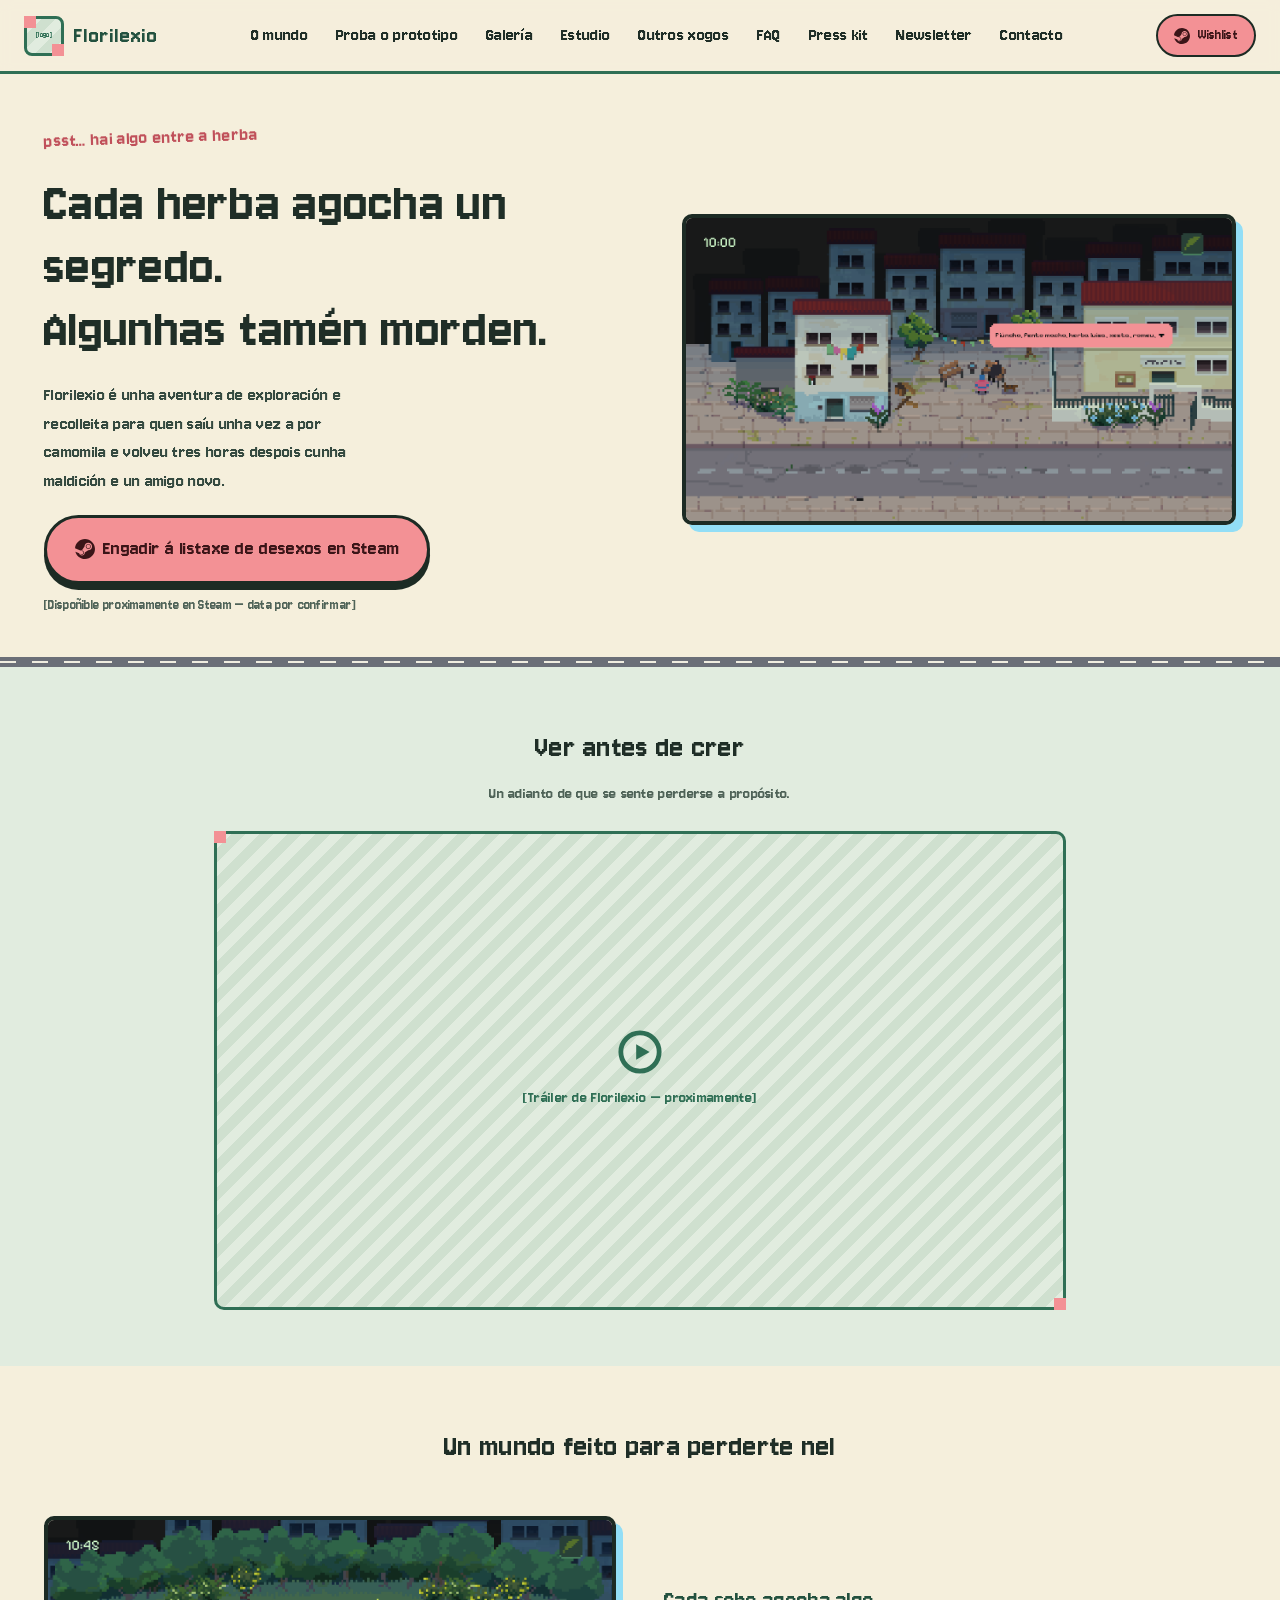
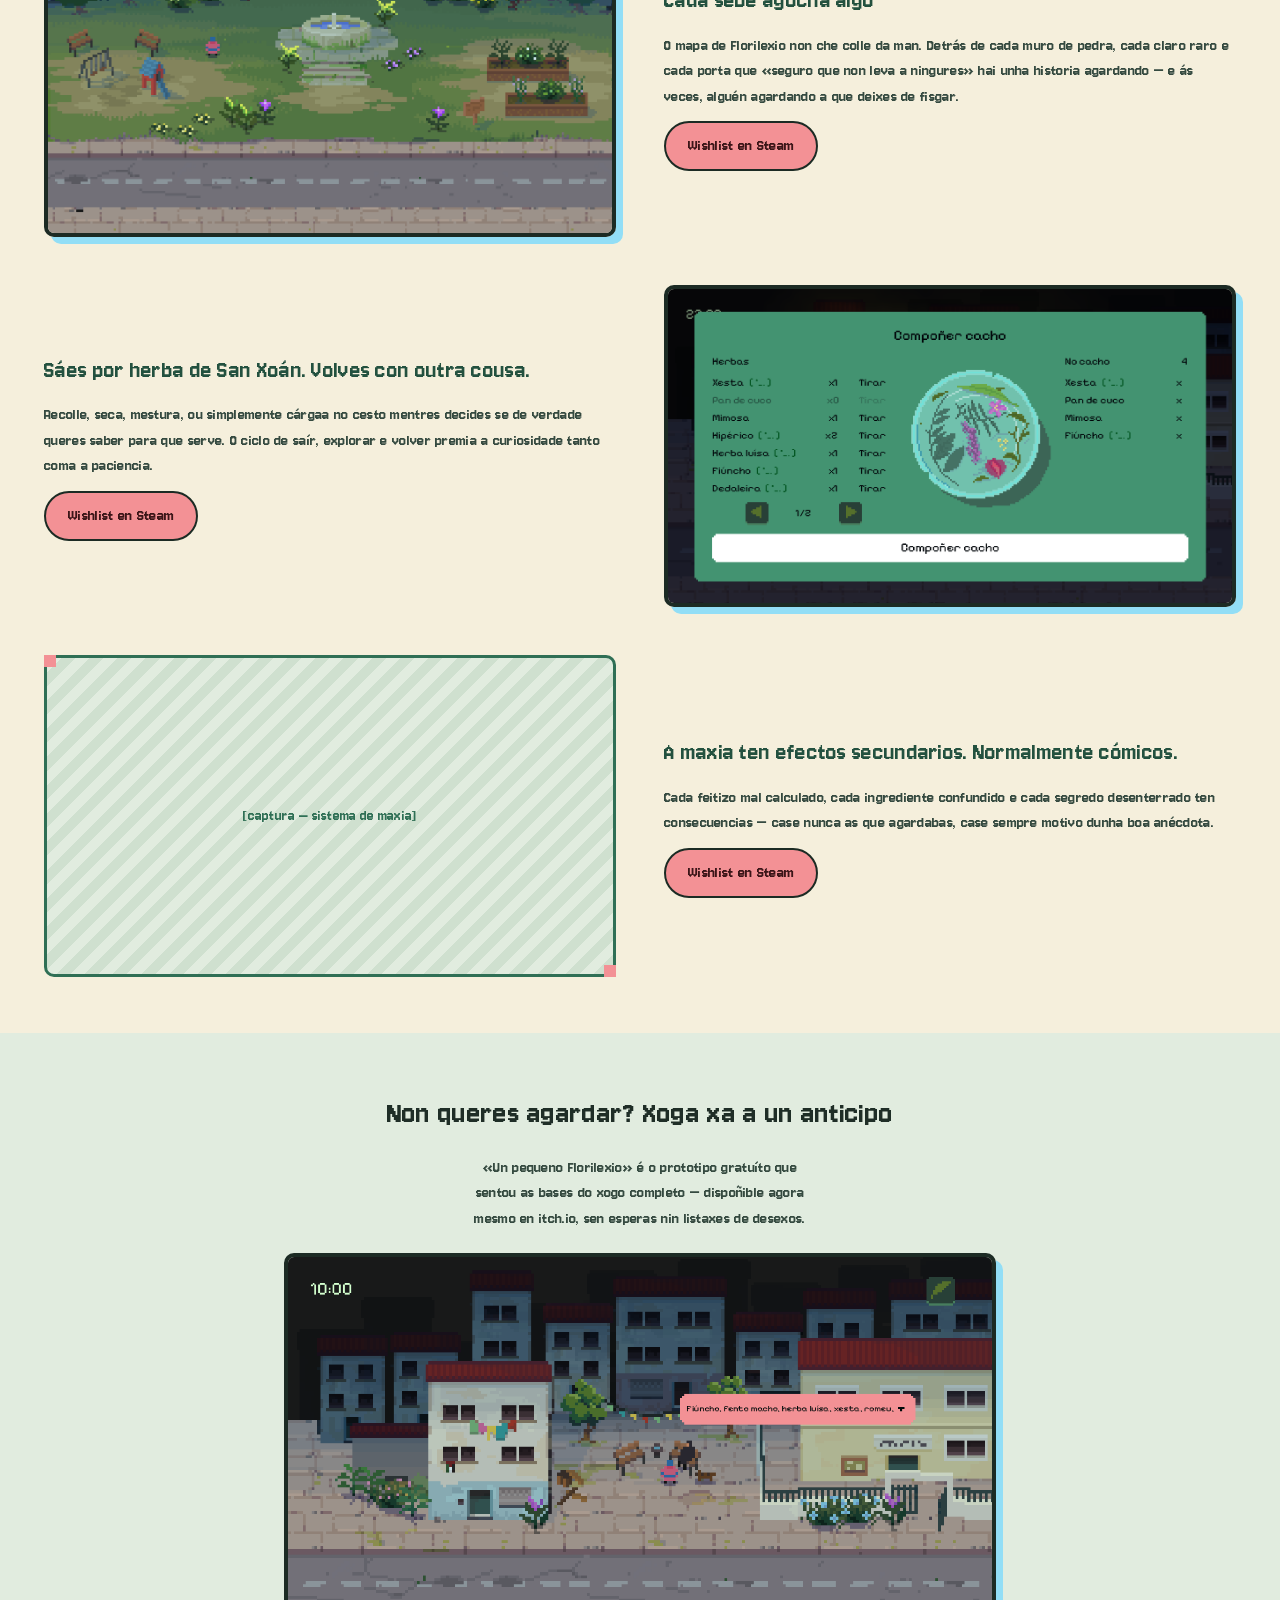
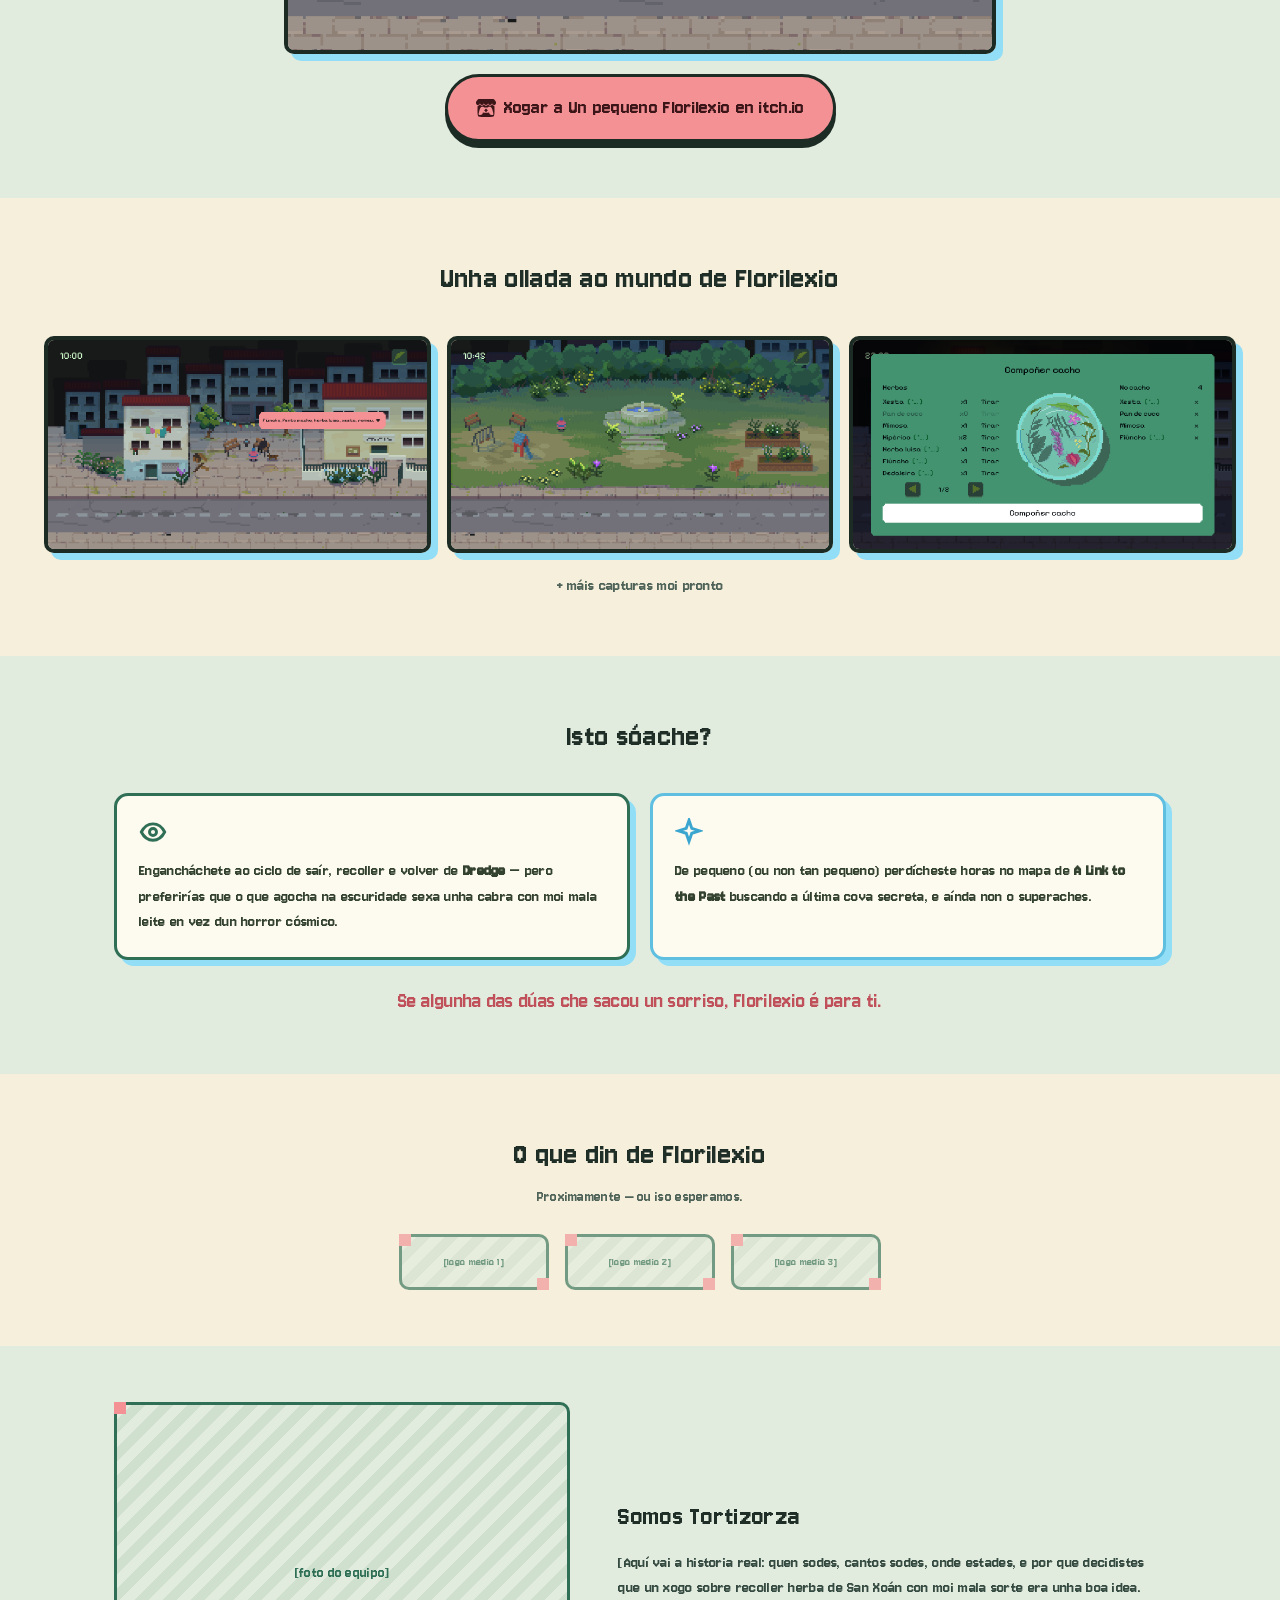
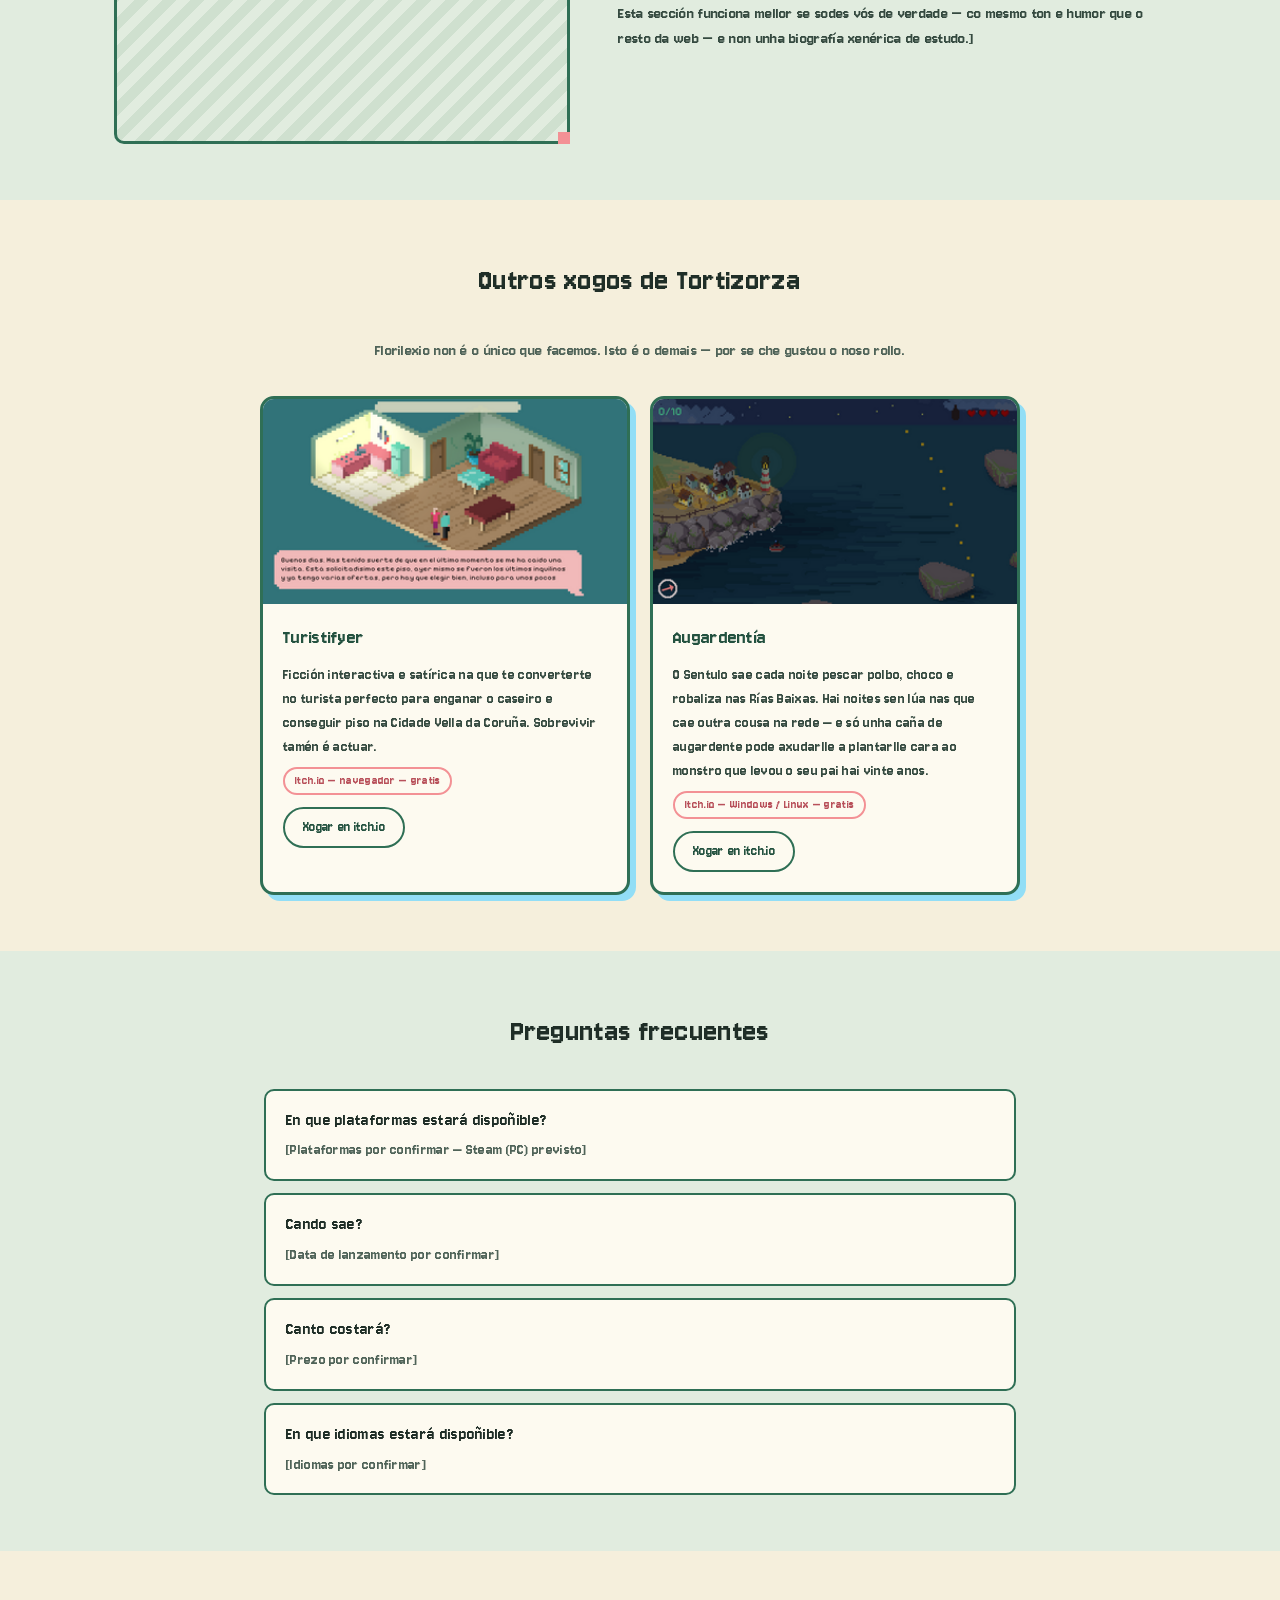
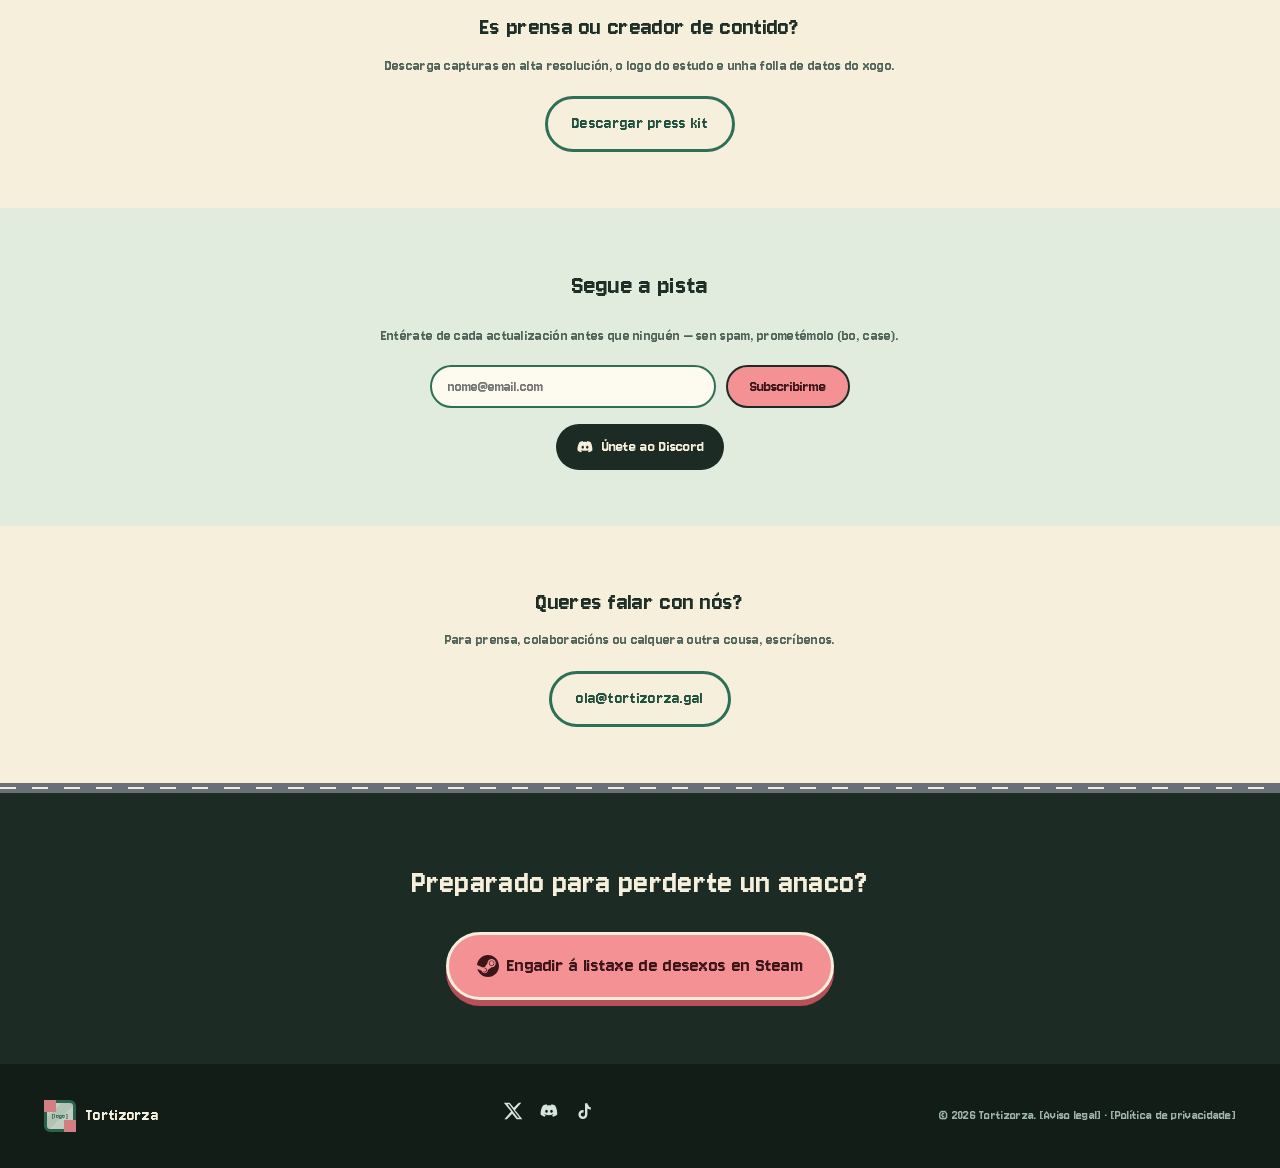
<file: v2/index.html>
<!doctype html>
<html lang="gl">
<head>
  <meta charset="utf-8">
  <meta name="viewport" content="width=device-width, initial-scale=1">
  <meta name="robots" content="noindex">
  <title>Florilexio — Tortizorza (v2)</title>
  <meta name="description" content="Florilexio é unha aventura de exploración e recolleita de Tortizorza. Cada herba agocha un segredo. Engádeo á túa listaxe de desexos en Steam.">
  <link rel="preconnect" href="https://fonts.googleapis.com">
  <link rel="preconnect" href="https://fonts.gstatic.com" crossorigin>
  <link rel="stylesheet" href="https://fonts.googleapis.com/css2?family=Jersey+10&display=swap">
  <link rel="stylesheet" href="../css/style.css">
  <link rel="stylesheet" href="../css/palettes/v2.css">
</head>
<body>

  <header class="site-header">
    <div class="brand">
      <div class="placeholder-box" style="width:40px;height:40px;border-radius:8px;font-size:8px;padding:2px;">[logo]</div>
      <span class="brand-name">Florilexio</span>
    </div>

    <button class="nav-toggle" id="navToggle" aria-expanded="false" aria-controls="navLinks" aria-label="Abrir menú">
      <svg width="20" height="20" viewBox="0 0 24 24" fill="none" stroke="currentColor" stroke-width="2.5" stroke-linecap="square"><path d="M3 6h18M3 12h18M3 18h18"/></svg>
    </button>

    <nav id="navLinks" class="nav-links" hidden>
      <a href="#mundo">O mundo</a>
      <a href="#proba-o-prototipo">Proba o prototipo</a>
      <a href="#galeria">Galería</a>
      <a href="#estudio">Estudio</a>
      <a href="#outros-xogos">Outros xogos</a>
      <a href="#faq">FAQ</a>
      <a href="#presskit">Press kit</a>
      <a href="#newsletter">Newsletter</a>
      <a href="#contacto">Contacto</a>
    </nav>

    <div class="header-cta">
      <a href="#" class="btn btn--cta btn--sm">
        <svg width="16" height="16" viewBox="0 0 24 24" fill="currentColor"><path d="M11.979 0C5.678 0 .511 4.86.022 11.037l6.432 2.658c.545-.371 1.203-.59 1.912-.59.063 0 .125.004.188.006l2.861-4.142V8.91c0-2.495 2.028-4.524 4.524-4.524 2.494 0 4.524 2.03 4.524 4.527s-2.03 4.525-4.524 4.525h-.105l-4.076 2.911c0 .052.004.105.004.159 0 1.875-1.515 3.396-3.39 3.396-1.635 0-3.016-1.173-3.331-2.727L.436 15.27C1.862 20.307 6.486 24 11.979 24c6.627 0 11.999-5.373 11.999-12S18.605 0 11.979 0zM7.54 18.21l-1.473-.61c.262.543.714.999 1.314 1.25 1.297.539 2.793-.076 3.332-1.375.263-.63.264-1.319.005-1.949s-.75-1.121-1.377-1.383c-.624-.26-1.29-.249-1.878-.03l1.523.63c.956.4 1.409 1.5 1.009 2.455-.397.957-1.497 1.41-2.454 1.012H7.54zm11.415-9.303c0-1.662-1.353-3.015-3.015-3.015-1.665 0-3.015 1.353-3.015 3.015 0 1.665 1.35 3.015 3.015 3.015 1.663 0 3.015-1.35 3.015-3.015zm-5.273-.005c0-1.252 1.013-2.266 2.265-2.266 1.249 0 2.266 1.014 2.266 2.266 0 1.251-1.017 2.265-2.266 2.265-1.253 0-2.265-1.014-2.265-2.265z"/></svg>
        <span>Wishlist</span>
      </a>
    </div>
  </header>

  <main>

    <!-- HERO -->
    <section class="hero">
      <div class="container">
        <div class="hero-copy">
          <span class="hero-tag">psst&hellip; hai algo entre a herba</span>
          <h1>Cada herba agocha un segredo.<br>Algunhas tamén morden.</h1>
          <p class="lead">Florilexio é unha aventura de exploración e recolleita para quen saíu unha vez a por camomila e volveu tres horas despois cunha maldición e un amigo novo.</p>
          <div class="hero-cta-wrap">
            <a href="#" class="btn btn--cta btn--lg">
              <svg width="20" height="20" viewBox="0 0 24 24" fill="currentColor"><path d="M11.979 0C5.678 0 .511 4.86.022 11.037l6.432 2.658c.545-.371 1.203-.59 1.912-.59.063 0 .125.004.188.006l2.861-4.142V8.91c0-2.495 2.028-4.524 4.524-4.524 2.494 0 4.524 2.03 4.524 4.527s-2.03 4.525-4.524 4.525h-.105l-4.076 2.911c0 .052.004.105.004.159 0 1.875-1.515 3.396-3.39 3.396-1.635 0-3.016-1.173-3.331-2.727L.436 15.27C1.862 20.307 6.486 24 11.979 24c6.627 0 11.999-5.373 11.999-12S18.605 0 11.979 0zM7.54 18.21l-1.473-.61c.262.543.714.999 1.314 1.25 1.297.539 2.793-.076 3.332-1.375.263-.63.264-1.319.005-1.949s-.75-1.121-1.377-1.383c-.624-.26-1.29-.249-1.878-.03l1.523.63c.956.4 1.409 1.5 1.009 2.455-.397.957-1.497 1.41-2.454 1.012H7.54zm11.415-9.303c0-1.662-1.353-3.015-3.015-3.015-1.665 0-3.015 1.353-3.015 3.015 0 1.665 1.35 3.015 3.015 3.015 1.663 0 3.015-1.35 3.015-3.015zm-5.273-.005c0-1.252 1.013-2.266 2.265-2.266 1.249 0 2.266 1.014 2.266 2.266 0 1.251-1.017 2.265-2.266 2.265-1.253 0-2.265-1.014-2.265-2.265z"/></svg>
              Engadir á listaxe de desexos en Steam
            </a>
            <span class="hero-note">[Dispoñible proximamente en Steam &mdash; data por confirmar]</span>
          </div>
        </div>
        <div class="shot-frame">
          <img src="../images/screenshots/calle-noche.png" alt="Captura de Florilexio: unha rúa da vila de noite, cunha burbulla de diálogo listando nomes de herbas" width="1279" height="717">
        </div>
      </div>
    </section>

    <div class="road-divider"></div>

    <!-- TRAILER -->
    <section class="section section--alt" id="trailer">
      <div class="container trailer-wrap">
        <h2 class="section-title">Ver antes de crer</h2>
        <p class="trailer-sub">Un adianto de que se sente perderse a propósito.</p>
        <div class="placeholder-box trailer-frame">
          <svg class="icon-play" width="46" height="46" viewBox="0 0 24 24" fill="none" stroke="#386656" stroke-width="2.5" stroke-linecap="square" stroke-linejoin="miter"><circle cx="12" cy="12" r="10"/><path d="M10 8l7 4-7 4V8z" fill="#386656" stroke="none"/></svg>
          [Tráiler de Florilexio &mdash; proximamente]
        </div>
      </div>
    </section>

    <!-- MUNDO Y MECÁNICAS -->
    <section class="section" id="mundo">
      <div class="container">
        <h2 class="section-title mundo-title">Un mundo feito para perderte nel</h2>

        <div class="feature-row">
          <div class="feature-media shot-frame">
            <img src="../images/screenshots/parque-dia.png" alt="Captura de Florilexio: un parque durante o día, cunha fonte e testos de herbas" width="1279" height="717" loading="lazy">
          </div>
          <div class="feature-copy">
            <h3>Cada sebe agocha algo</h3>
            <p>O mapa de Florilexio non che colle da man. Detrás de cada muro de pedra, cada claro raro e cada porta que &laquo;seguro que non leva a ningures&raquo; hai unha historia agardando &mdash; e ás veces, alguén agardando a que deixes de fisgar.</p>
            <a href="#" class="btn btn--cta btn--md">Wishlist en Steam</a>
          </div>
        </div>

        <div class="feature-row feature-row--reverse">
          <div class="feature-copy">
            <h3>Sáes por herba de San Xoán. Volves con outra cousa.</h3>
            <p>Recolle, seca, mestura, ou simplemente cárgaa no cesto mentres decides se de verdade queres saber para que serve. O ciclo de saír, explorar e volver premia a curiosidade tanto coma a paciencia.</p>
            <a href="#" class="btn btn--cta btn--md">Wishlist en Steam</a>
          </div>
          <div class="feature-media shot-frame">
            <img src="../images/screenshots/componer-ramo.png" alt="Captura de Florilexio: a pantalla de compoñer un ramo de herbas recollidas" width="1279" height="717" loading="lazy">
          </div>
        </div>

        <div class="feature-row">
          <div class="feature-media placeholder-box" style="aspect-ratio:16/9;">[captura &mdash; sistema de maxia]</div>
          <div class="feature-copy">
            <h3>A maxia ten efectos secundarios. Normalmente cómicos.</h3>
            <p>Cada feitizo mal calculado, cada ingrediente confundido e cada segredo desenterrado ten consecuencias &mdash; case nunca as que agardabas, case sempre motivo dunha boa anécdota.</p>
            <a href="#" class="btn btn--cta btn--md">Wishlist en Steam</a>
          </div>
        </div>
      </div>
    </section>

    <!-- PROBA O PROTOTIPO -->
    <section class="section section--alt prototype-wrap-outer" id="proba-o-prototipo">
      <div class="container prototype-wrap">
        <h2 class="section-title">Non queres agardar? Xoga xa a un anticipo</h2>
        <p>&laquo;Un pequeno Florilexio&raquo; é o prototipo gratuíto que sentou as bases do xogo completo &mdash; dispoñible agora mesmo en itch.io, sen esperas nin listaxes de desexos.</p>
        <div class="shot-frame">
          <img src="../images/other-games/florilexio-prototipo-shot.png" alt="Captura de Un pequeno Florilexio, o prototipo xogable en itch.io" width="1279" height="717" loading="lazy">
        </div>
        <a href="https://aroig.itch.io/un-pequeno-florilexio" target="_blank" rel="noopener" class="btn btn--cta btn--lg">
          <svg width="20" height="20" viewBox="0 0 24 24" fill="currentColor"><path d="M3.13 1.338C2.08 1.96.02 4.328 0 4.95v1.03c0 1.303 1.22 2.45 2.325 2.45 1.33 0 2.436-1.102 2.436-2.41 0 1.308 1.07 2.41 2.4 2.41 1.328 0 2.362-1.102 2.362-2.41 0 1.308 1.137 2.41 2.466 2.41h.024c1.33 0 2.466-1.102 2.466-2.41 0 1.308 1.034 2.41 2.363 2.41 1.33 0 2.4-1.102 2.4-2.41 0 1.308 1.106 2.41 2.435 2.41C22.78 8.43 24 7.282 24 5.98V4.95c-.02-.62-2.082-2.99-3.13-3.612-3.253-.114-5.508-.134-8.87-.133-3.362 0-7.945.053-8.87.133zm6.376 6.477a2.74 2.74 0 0 1-.468.602c-.5.49-1.19.795-1.947.795a2.786 2.786 0 0 1-1.95-.795c-.182-.178-.32-.37-.446-.59-.127.222-.303.412-.486.59a2.788 2.788 0 0 1-1.95.795c-.092 0-.187-.025-.264-.052-.107 1.113-.152 2.176-.168 2.95v.005l-.006 1.167c.02 2.334-.23 7.564 1.03 8.85 1.952.454 5.545.662 9.15.663 3.605 0 7.198-.21 9.15-.664 1.26-1.284 1.01-6.514 1.03-8.848l-.006-1.167v-.004c-.016-.775-.06-1.838-.168-2.95-.077.026-.172.052-.263.052a2.788 2.788 0 0 1-1.95-.795c-.184-.178-.36-.368-.486-.59-.127.22-.265.412-.447.59a2.786 2.786 0 0 1-1.95.794c-.76 0-1.446-.303-1.948-.793a2.74 2.74 0 0 1-.468-.602 2.738 2.738 0 0 1-.463.602 2.787 2.787 0 0 1-1.95.794h-.16a2.787 2.787 0 0 1-1.95-.793 2.738 2.738 0 0 1-.464-.602zm-2.004 2.59v.002c.795.002 1.5 0 2.373.953.687-.072 1.406-.108 2.125-.107.72 0 1.438.035 2.125.107.873-.953 1.578-.95 2.372-.953.376 0 1.876 0 2.92 2.934l1.123 4.028c.832 2.995-.266 3.068-1.636 3.07-2.03-.075-3.156-1.55-3.156-3.025-1.124.184-2.436.276-3.748.277-1.312 0-2.624-.093-3.748-.277 0 1.475-1.125 2.95-3.156 3.026-1.37-.004-2.468-.077-1.636-3.072l1.122-4.027c1.045-2.934 2.545-2.934 2.92-2.934zM12 12.714c-.002.002-2.14 1.964-2.523 2.662l1.4-.056v1.22c0 .056.56.033 1.123.007.562.026 1.124.05 1.124-.008v-1.22l1.4.055C14.138 14.677 12 12.713 12 12.713z"/></svg>
          Xogar a Un pequeno Florilexio en itch.io
        </a>
      </div>
    </section>

    <!-- GALERÍA -->
    <section class="section" id="galeria">
      <div class="container">
        <h2 class="section-title">Unha ollada ao mundo de Florilexio</h2>
        <div class="gallery-grid">
          <div class="shot-frame"><img src="../images/screenshots/calle-noche.png" alt="Captura de Florilexio" loading="lazy"></div>
          <div class="shot-frame"><img src="../images/screenshots/parque-dia.png" alt="Captura de Florilexio" loading="lazy"></div>
          <div class="shot-frame"><img src="../images/screenshots/componer-ramo.png" alt="Captura de Florilexio" loading="lazy"></div>
        </div>
        <p class="gallery-note">+ máis capturas moi pronto</p>
      </div>
    </section>

    <!-- PARA QUIÉN -->
    <section class="section section--alt" id="para-quien">
      <div class="container" style="max-width:1100px;">
        <h2 class="section-title">Isto sóache?</h2>
        <div class="whofor-grid">
          <div class="whofor-card">
            <svg class="icon-a" width="28" height="28" viewBox="0 0 24 24" fill="none" stroke="#4b8570" stroke-width="2.5" stroke-linecap="square" stroke-linejoin="miter"><path d="M2 12c2-4 5-7 10-7s8 3 10 7c-2 4-5 7-10 7s-8-3-10-7z"/><circle cx="12" cy="12" r="3"/></svg>
            <p>Engancháchete ao ciclo de saír, recoller e volver de <strong>Dredge</strong> &mdash; pero preferirías que o que agocha na escuridade sexa unha cabra con moi mala leite en vez dun horror cósmico.</p>
          </div>
          <div class="whofor-card whofor-card--terracotta">
            <svg class="icon-b" width="28" height="28" viewBox="0 0 24 24" fill="none" stroke="#b1483c" stroke-width="2.5" stroke-linecap="square" stroke-linejoin="miter"><path d="M12 2l2.4 6.9L21 11l-6.6 2.1L12 20l-2.4-6.9L3 11l6.6-2.1z"/></svg>
            <p>De pequeno (ou non tan pequeno) perdícheste horas no mapa de <strong>A Link to the Past</strong> buscando a última cova secreta, e aínda non o superaches.</p>
          </div>
        </div>
        <p class="whofor-closing">Se algunha das dúas che sacou un sorriso, Florilexio é para ti.</p>
      </div>
    </section>

    <!-- PRENSA -->
    <section class="section" id="prensa">
      <div class="container prensa-wrap">
        <h2 class="section-title" style="font-size:32px;margin-bottom:6px;">O que din de Florilexio</h2>
        <p class="prensa-sub">Proximamente &mdash; ou iso esperamos.</p>
        <div class="prensa-logos">
          <div class="placeholder-box">[logo medio 1]</div>
          <div class="placeholder-box">[logo medio 2]</div>
          <div class="placeholder-box">[logo medio 3]</div>
        </div>
      </div>
    </section>

    <!-- ESTUDIO -->
    <section class="section section--alt" id="estudio">
      <div class="container estudio-grid" style="max-width:1100px;">
        <div class="placeholder-box estudio-photo">[foto do equipo]</div>
        <div class="estudio-copy">
          <h2>Somos Tortizorza</h2>
          <p>[Aquí vai a historia real: quen sodes, cantos sodes, onde estades, e por que decidistes que un xogo sobre recoller herba de San Xoán con moi mala sorte era unha boa idea. Esta sección funciona mellor se sodes vós de verdade &mdash; co mesmo ton e humor que o resto da web &mdash; e non unha biografía xenérica de estudo.]</p>
        </div>
      </div>
    </section>

    <!-- OUTROS XOGOS DO ESTUDIO -->
    <section class="section" id="outros-xogos">
      <div class="container">
        <h2 class="section-title">Outros xogos de Tortizorza</h2>
        <p class="otros-juegos-sub">Florilexio non é o único que facemos. Isto é o demais &mdash; por se che gustou o noso rollo.</p>
        <div class="games-grid">
          <article class="game-card">
            <div class="game-card-media"><img src="../images/other-games/turistifyer-cover.png" alt="Portada de Turistifyer" loading="lazy"></div>
            <div class="game-card-copy">
              <h3>Turistifyer</h3>
              <p>Ficción interactiva e satírica na que te converterte no turista perfecto para enganar o caseiro e conseguir piso na Cidade Vella da Coruña. Sobrevivir tamén é actuar.</p>
              <span class="game-card-tag">Itch.io &mdash; navegador &mdash; gratis</span>
              <a href="https://aroig.itch.io/turistifyer" target="_blank" rel="noopener" class="btn btn--ghost btn--sm">Xogar en itch.io</a>
            </div>
          </article>

          <article class="game-card">
            <div class="game-card-media"><img src="../images/other-games/augardentia-cover.png" alt="Portada de Augardentía" loading="lazy"></div>
            <div class="game-card-copy">
              <h3>Augardentía</h3>
              <p>O Sentulo sae cada noite pescar polbo, choco e robaliza nas Rías Baixas. Hai noites sen lúa nas que cae outra cousa na rede &mdash; e só unha caña de augardente pode axudarlle a plantarlle cara ao monstro que levou o seu pai hai vinte anos.</p>
              <span class="game-card-tag">Itch.io &mdash; Windows / Linux &mdash; gratis</span>
              <a href="https://aroig.itch.io/augardentia" target="_blank" rel="noopener" class="btn btn--ghost btn--sm">Xogar en itch.io</a>
            </div>
          </article>
        </div>
      </div>
    </section>

    <!-- FAQ -->
    <section class="section section--alt" id="faq">
      <div class="container faq-wrap">
        <h2 class="section-title">Preguntas frecuentes</h2>
        <div class="faq-list">
          <div class="faq-item">
            <h3>En que plataformas estará dispoñible?</h3>
            <p>[Plataformas por confirmar &mdash; Steam (PC) previsto]</p>
          </div>
          <div class="faq-item">
            <h3>Cando sae?</h3>
            <p>[Data de lanzamento por confirmar]</p>
          </div>
          <div class="faq-item">
            <h3>Canto costará?</h3>
            <p>[Prezo por confirmar]</p>
          </div>
          <div class="faq-item">
            <h3>En que idiomas estará dispoñible?</h3>
            <p>[Idiomas por confirmar]</p>
          </div>
        </div>
      </div>
    </section>

    <!-- PRESS KIT -->
    <section class="section presskit-wrap" id="presskit">
      <h2>Es prensa ou creador de contido?</h2>
      <p>Descarga capturas en alta resolución, o logo do estudo e unha folla de datos do xogo.</p>
      <a href="#" class="btn btn--ghost">Descargar press kit</a>
    </section>

    <!-- NEWSLETTER -->
    <section class="section section--alt" id="newsletter">
      <div class="container newsletter-wrap">
        <h2>Segue a pista</h2>
        <p>Entérate de cada actualización antes que ninguén &mdash; sen spam, prometémolo (bo, case).</p>
        <form class="newsletter-form" action="#" method="post">
          <label for="email" style="position:absolute;left:-9999px;">Correo electrónico</label>
          <input type="email" id="email" name="email" placeholder="nome@email.com" required>
          <button type="submit" class="btn btn--cta btn--md">Subscribirme</button>
        </form>
        <a href="#" class="btn btn--dark">
          <svg width="18" height="18" viewBox="0 0 24 24" fill="currentColor"><path d="M19.3 5.3c-1.4-.6-2.8-1-4.3-1.3-.2.4-.4.8-.6 1.3-1.6-.2-3.1-.2-4.7 0-.2-.4-.4-.9-.6-1.3-1.5.3-2.9.7-4.3 1.3C2.4 9.1 1.7 12.8 2 16.5c1.7 1.3 3.4 2 5 2.5.4-.6.8-1.2 1.1-1.9-.6-.2-1.2-.5-1.7-.9.1-.1.3-.2.4-.3 3.3 1.5 6.9 1.5 10.2 0 .1.1.3.2.4.3-.5.4-1.1.6-1.7.9.3.7.7 1.3 1.1 1.9 1.6-.5 3.3-1.3 5-2.5.4-4.3-.7-8-2.5-11.2zM9 14.2c-.9 0-1.6-.9-1.6-1.9s.7-1.9 1.6-1.9 1.6.9 1.6 1.9-.7 1.9-1.6 1.9zm6 0c-.9 0-1.6-.9-1.6-1.9s.7-1.9 1.6-1.9 1.6.9 1.6 1.9-.7 1.9-1.6 1.9z"/></svg>
          Únete ao Discord
        </a>
      </div>
    </section>

    <!-- CONTACTO -->
    <section class="section presskit-wrap" id="contacto">
      <h2>Queres falar con nós?</h2>
      <p>Para prensa, colaboracións ou calquera outra cousa, escríbenos.</p>
      <a href="mailto:ola@tortizorza.gal" class="btn btn--ghost">ola@tortizorza.gal</a>
    </section>

    <div class="road-divider"></div>

    <!-- CTA FINAL -->
    <section class="cta-final">
      <div class="container">
        <h2>Preparado para perderte un anaco?</h2>
        <a href="#" class="btn btn--cta btn--lg">
          <svg width="22" height="22" viewBox="0 0 24 24" fill="currentColor"><path d="M11.979 0C5.678 0 .511 4.86.022 11.037l6.432 2.658c.545-.371 1.203-.59 1.912-.59.063 0 .125.004.188.006l2.861-4.142V8.91c0-2.495 2.028-4.524 4.524-4.524 2.494 0 4.524 2.03 4.524 4.527s-2.03 4.525-4.524 4.525h-.105l-4.076 2.911c0 .052.004.105.004.159 0 1.875-1.515 3.396-3.39 3.396-1.635 0-3.016-1.173-3.331-2.727L.436 15.27C1.862 20.307 6.486 24 11.979 24c6.627 0 11.999-5.373 11.999-12S18.605 0 11.979 0zM7.54 18.21l-1.473-.61c.262.543.714.999 1.314 1.25 1.297.539 2.793-.076 3.332-1.375.263-.63.264-1.319.005-1.949s-.75-1.121-1.377-1.383c-.624-.26-1.29-.249-1.878-.03l1.523.63c.956.4 1.409 1.5 1.009 2.455-.397.957-1.497 1.41-2.454 1.012H7.54zm11.415-9.303c0-1.662-1.353-3.015-3.015-3.015-1.665 0-3.015 1.353-3.015 3.015 0 1.665 1.35 3.015 3.015 3.015 1.663 0 3.015-1.35 3.015-3.015zm-5.273-.005c0-1.252 1.013-2.266 2.265-2.266 1.249 0 2.266 1.014 2.266 2.266 0 1.251-1.017 2.265-2.266 2.265-1.253 0-2.265-1.014-2.265-2.265z"/></svg>
          Engadir á listaxe de desexos en Steam
        </a>
      </div>
    </section>

  </main>

  <footer class="site-footer">
    <div class="container footer-inner">
      <div class="footer-brand">
        <div class="placeholder-box" style="width:32px;height:32px;border-radius:6px;font-size:7px;padding:2px;opacity:.85;">[logo]</div>
        <span>Tortizorza</span>
      </div>
      <div class="social-links">
        <a href="#" aria-label="X (Twitter)"><svg width="20" height="20" viewBox="0 0 24 24" fill="currentColor"><path d="M18.9 2H22l-7.6 8.7L23.3 22h-6.9l-5.4-6.7L4.7 22H1.6l8.1-9.3L1 2h7l4.9 6.1L18.9 2zm-1.2 18h1.9L7.4 4H5.4l12.3 16z"/></svg></a>
        <a href="#" aria-label="Discord"><svg width="20" height="20" viewBox="0 0 24 24" fill="currentColor"><path d="M19.3 5.3c-1.4-.6-2.8-1-4.3-1.3-.2.4-.4.8-.6 1.3-1.6-.2-3.1-.2-4.7 0-.2-.4-.4-.9-.6-1.3-1.5.3-2.9.7-4.3 1.3C2.4 9.1 1.7 12.8 2 16.5c1.7 1.3 3.4 2 5 2.5.4-.6.8-1.2 1.1-1.9-.6-.2-1.2-.5-1.7-.9.1-.1.3-.2.4-.3 3.3 1.5 6.9 1.5 10.2 0 .1.1.3.2.4.3-.5.4-1.1.6-1.7.9.3.7.7 1.3 1.1 1.9 1.6-.5 3.3-1.3 5-2.5.4-4.3-.7-8-2.5-11.2zM9 14.2c-.9 0-1.6-.9-1.6-1.9s.7-1.9 1.6-1.9 1.6.9 1.6 1.9-.7 1.9-1.6 1.9zm6 0c-.9 0-1.6-.9-1.6-1.9s.7-1.9 1.6-1.9 1.6.9 1.6 1.9-.7 1.9-1.6 1.9z"/></svg></a>
        <a href="#" aria-label="TikTok"><svg width="20" height="20" viewBox="0 0 24 24" fill="currentColor"><path d="M16.6 5.8c-1-.7-1.6-1.8-1.7-3H12v13.4c0 1.4-1.1 2.5-2.5 2.5S7 17.6 7 16.2s1.1-2.5 2.5-2.5c.3 0 .5 0 .8.1v-2.9c-.3 0-.5-.1-.8-.1-3 0-5.4 2.4-5.4 5.4S6.5 21.6 9.5 21.6s5.4-2.4 5.4-5.4V9.1c1.1.8 2.5 1.3 4 1.3V7.5c-.8 0-1.6-.2-2.3-.6z"/></svg></a>
      </div>
      <p class="legal">&copy; 2026 Tortizorza. [Aviso legal] &middot; [Política de privacidade]</p>
    </div>
  </footer>

  <script src="../js/main.js"></script>
</body>
</html>
</file>
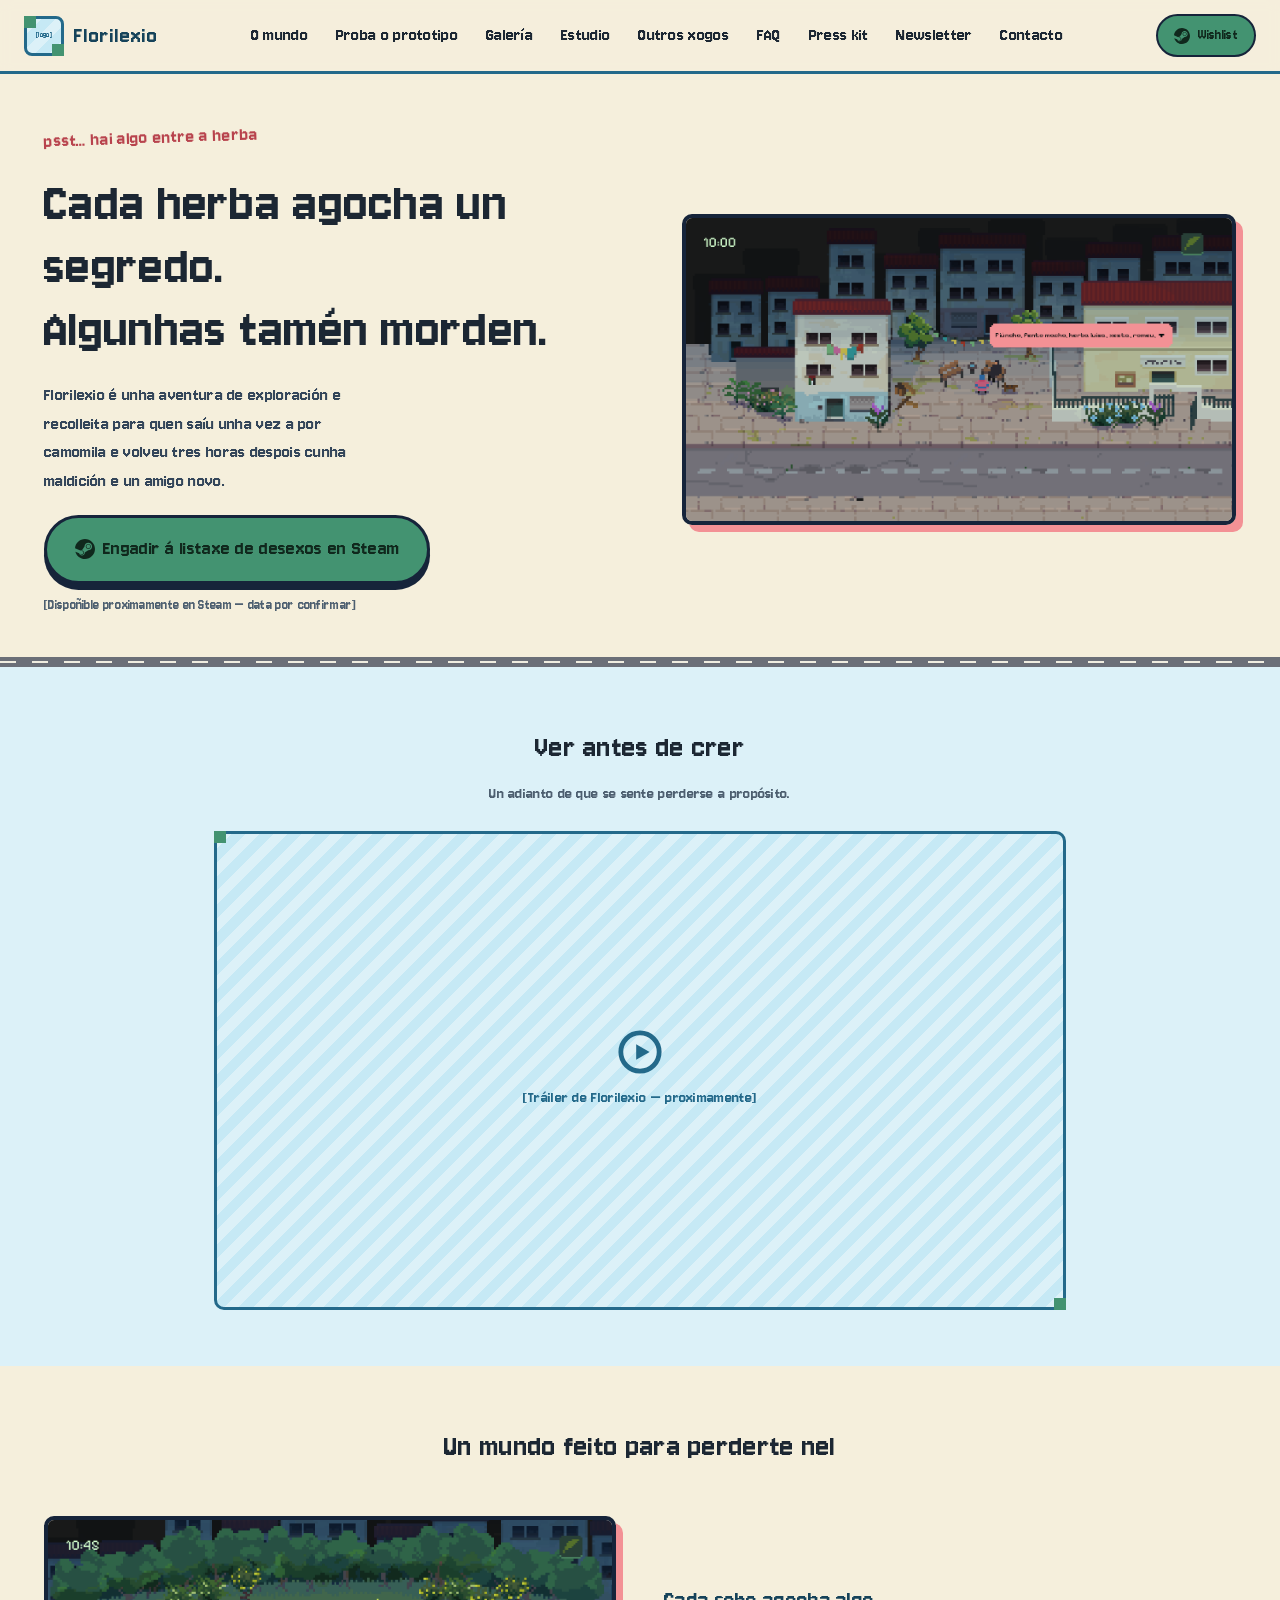
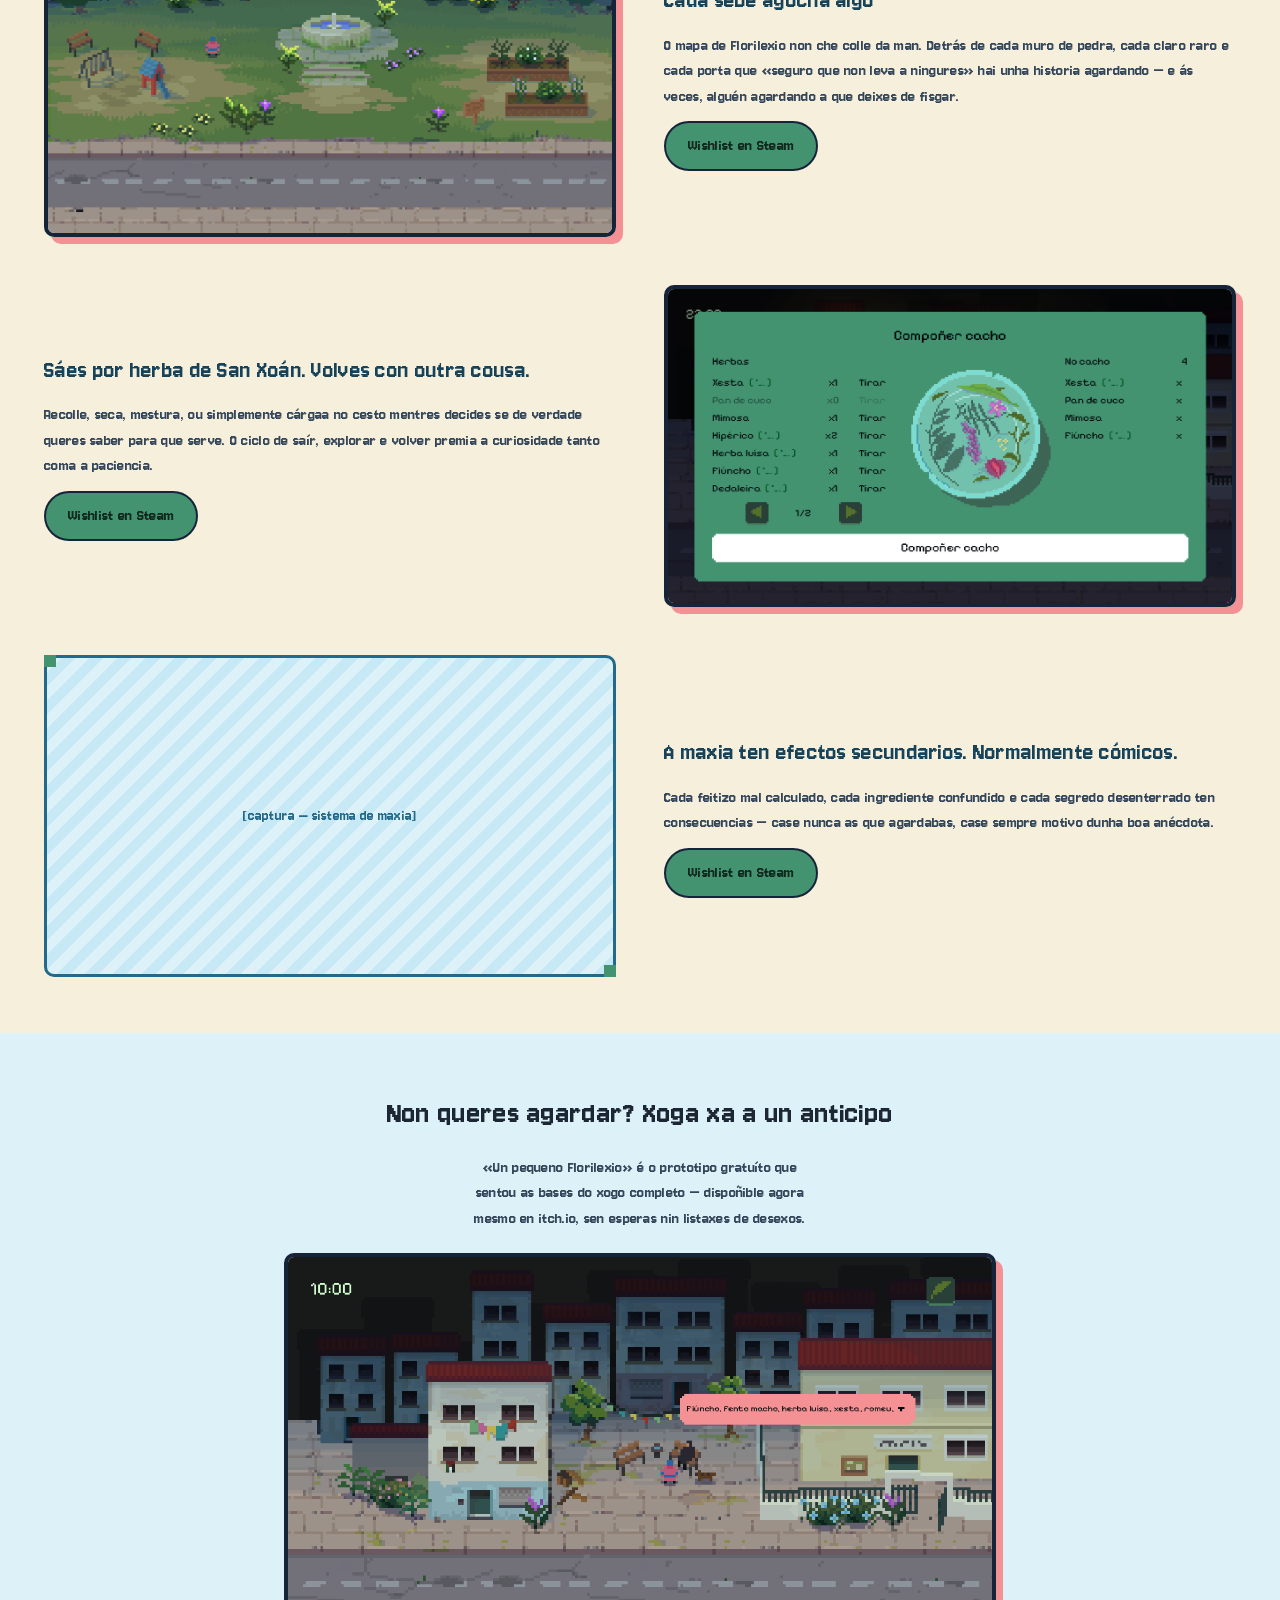
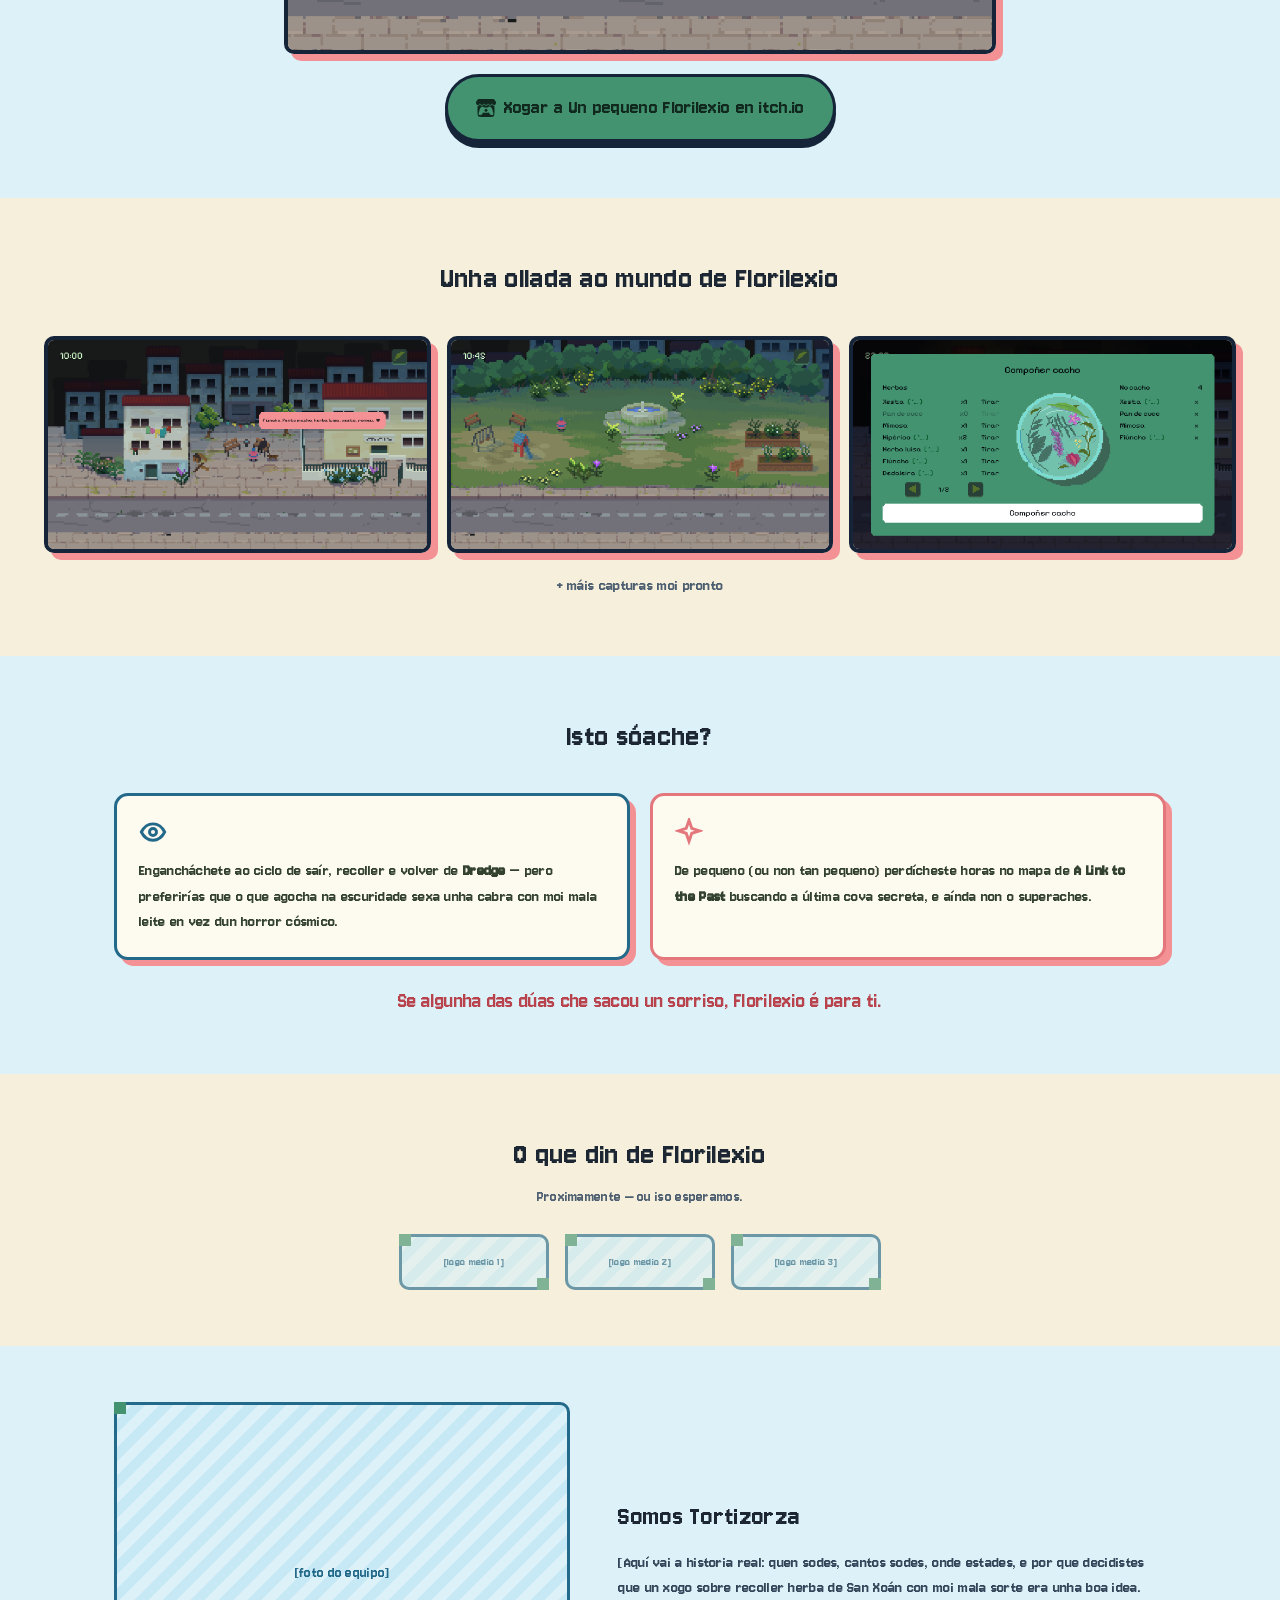
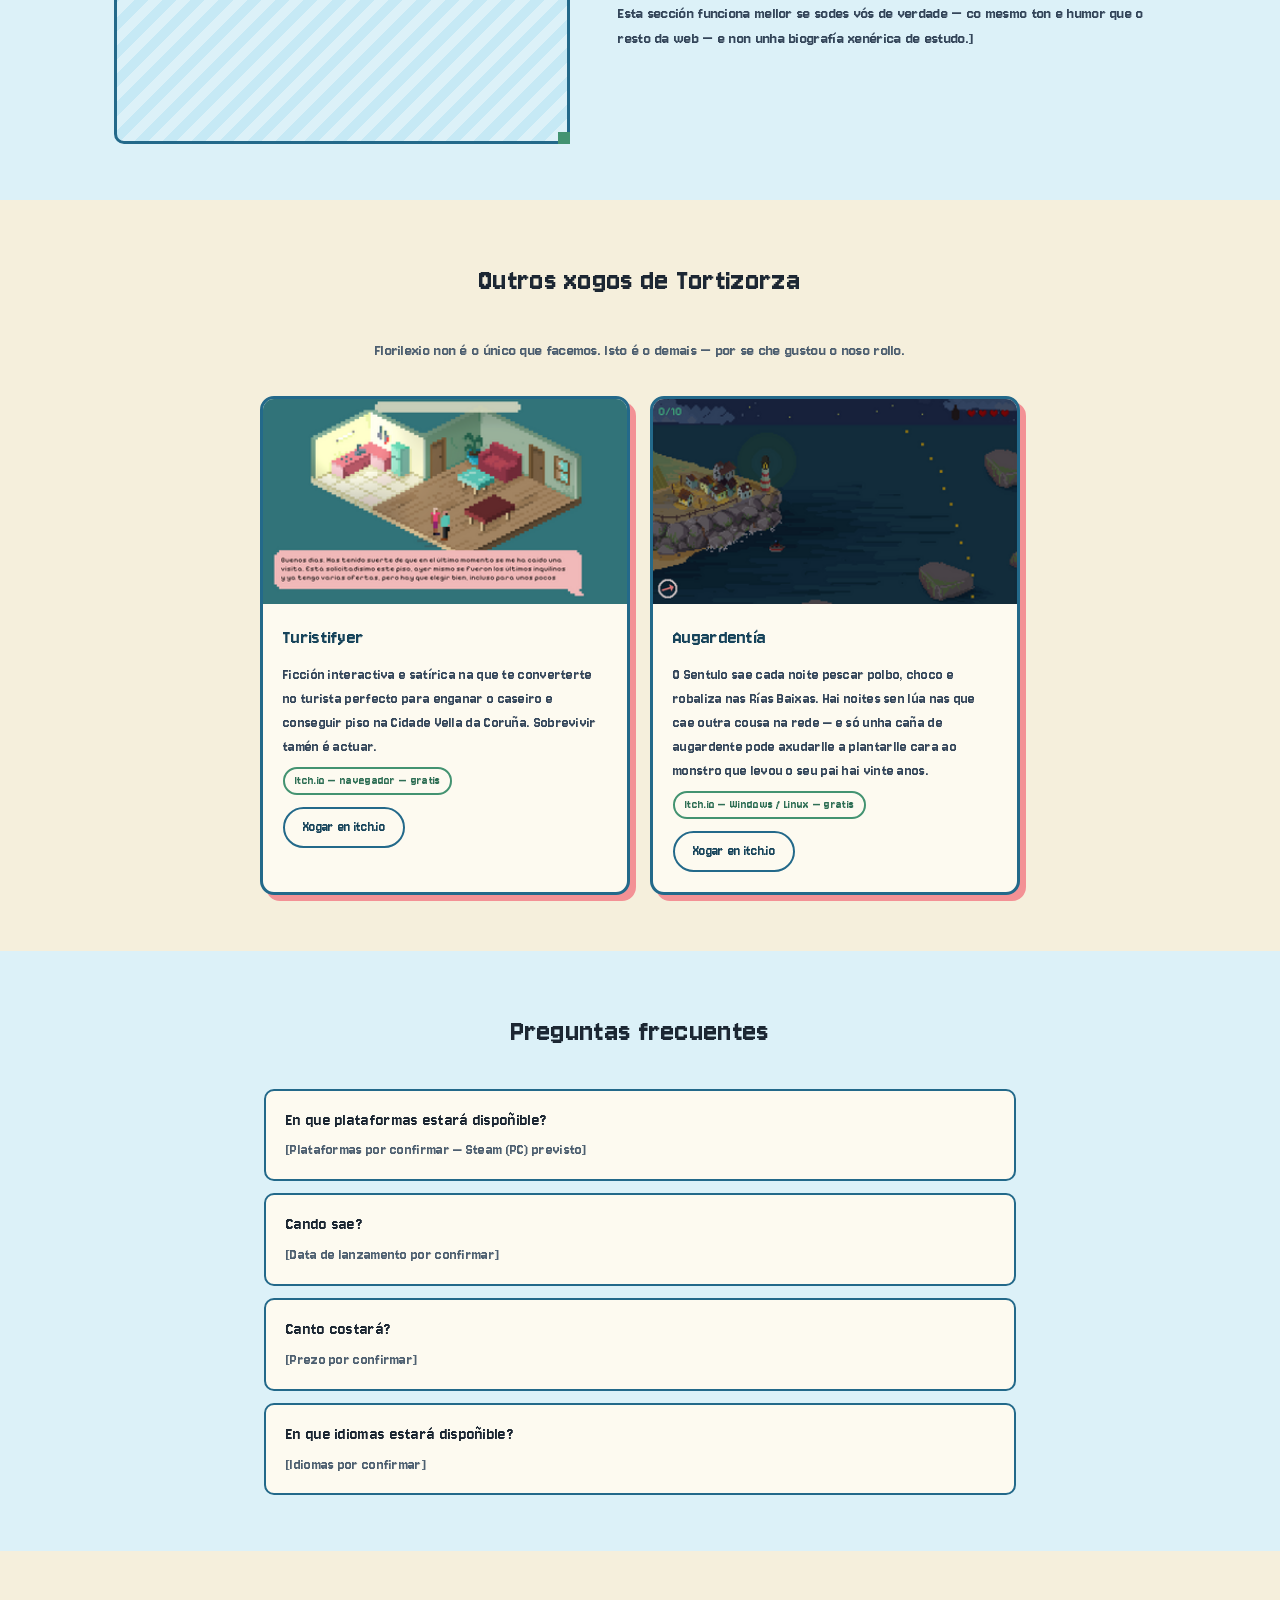
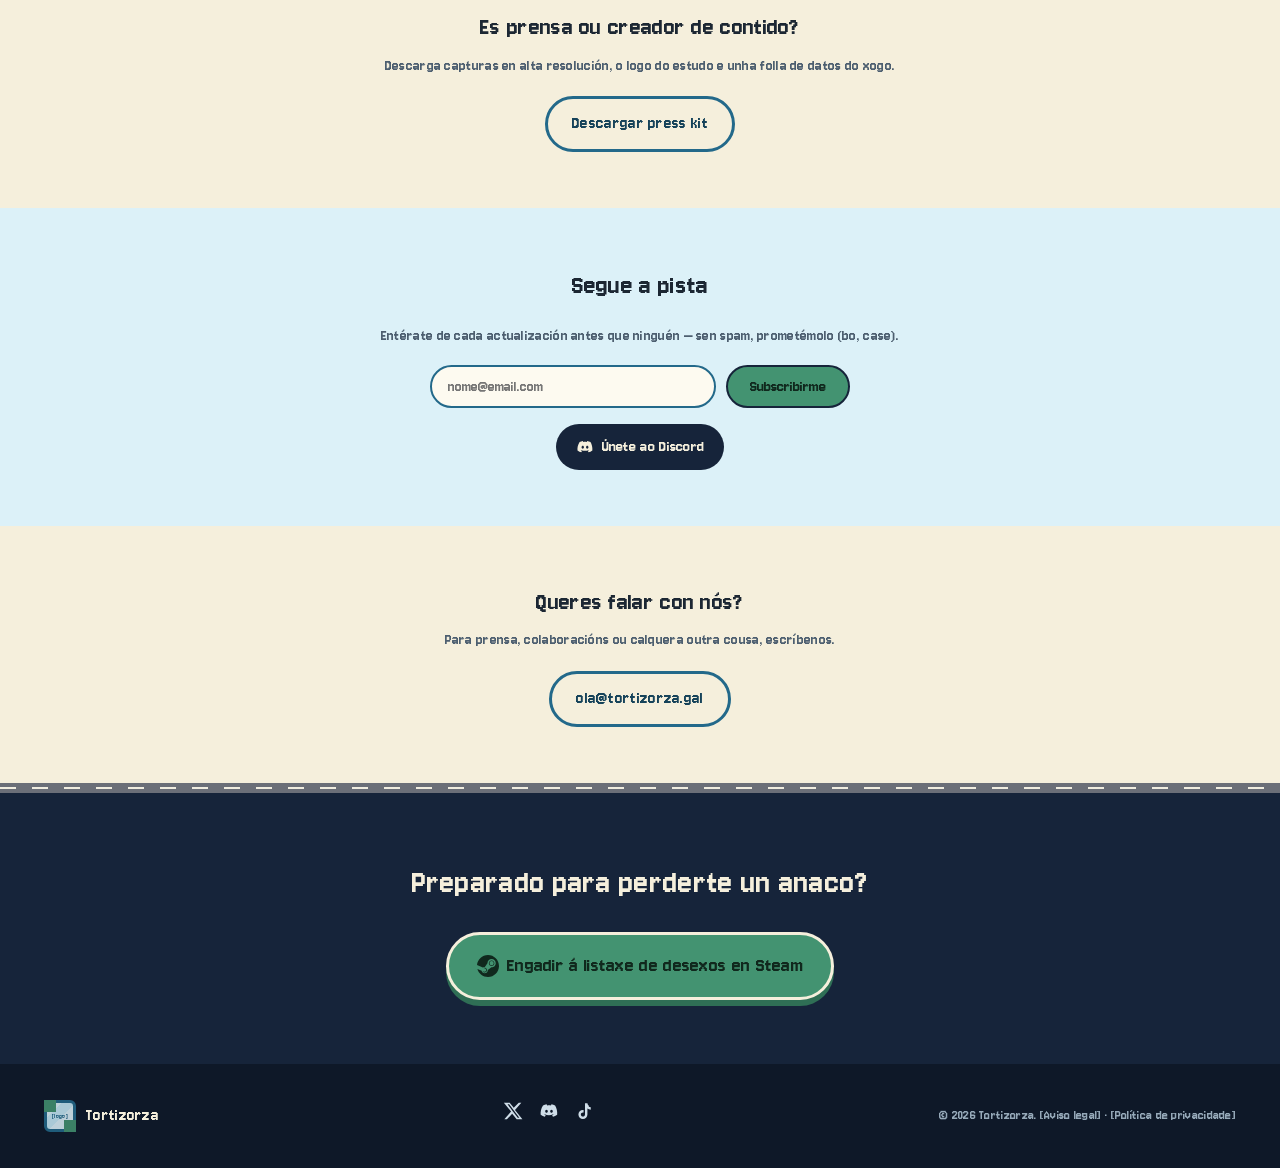
<file: v3/index.html>
<!doctype html>
<html lang="gl">
<head>
  <meta charset="utf-8">
  <meta name="viewport" content="width=device-width, initial-scale=1">
  <meta name="robots" content="noindex">
  <title>Florilexio — Tortizorza (v3)</title>
  <meta name="description" content="Florilexio é unha aventura de exploración e recolleita de Tortizorza. Cada herba agocha un segredo. Engádeo á túa listaxe de desexos en Steam.">
  <link rel="preconnect" href="https://fonts.googleapis.com">
  <link rel="preconnect" href="https://fonts.gstatic.com" crossorigin>
  <link rel="stylesheet" href="https://fonts.googleapis.com/css2?family=Jersey+10&display=swap">
  <link rel="stylesheet" href="../css/style.css">
  <link rel="stylesheet" href="../css/palettes/v3.css">
</head>
<body>

  <header class="site-header">
    <div class="brand">
      <div class="placeholder-box" style="width:40px;height:40px;border-radius:8px;font-size:8px;padding:2px;">[logo]</div>
      <span class="brand-name">Florilexio</span>
    </div>

    <button class="nav-toggle" id="navToggle" aria-expanded="false" aria-controls="navLinks" aria-label="Abrir menú">
      <svg width="20" height="20" viewBox="0 0 24 24" fill="none" stroke="currentColor" stroke-width="2.5" stroke-linecap="square"><path d="M3 6h18M3 12h18M3 18h18"/></svg>
    </button>

    <nav id="navLinks" class="nav-links" hidden>
      <a href="#mundo">O mundo</a>
      <a href="#proba-o-prototipo">Proba o prototipo</a>
      <a href="#galeria">Galería</a>
      <a href="#estudio">Estudio</a>
      <a href="#outros-xogos">Outros xogos</a>
      <a href="#faq">FAQ</a>
      <a href="#presskit">Press kit</a>
      <a href="#newsletter">Newsletter</a>
      <a href="#contacto">Contacto</a>
    </nav>

    <div class="header-cta">
      <a href="#" class="btn btn--cta btn--sm">
        <svg width="16" height="16" viewBox="0 0 24 24" fill="currentColor"><path d="M11.979 0C5.678 0 .511 4.86.022 11.037l6.432 2.658c.545-.371 1.203-.59 1.912-.59.063 0 .125.004.188.006l2.861-4.142V8.91c0-2.495 2.028-4.524 4.524-4.524 2.494 0 4.524 2.03 4.524 4.527s-2.03 4.525-4.524 4.525h-.105l-4.076 2.911c0 .052.004.105.004.159 0 1.875-1.515 3.396-3.39 3.396-1.635 0-3.016-1.173-3.331-2.727L.436 15.27C1.862 20.307 6.486 24 11.979 24c6.627 0 11.999-5.373 11.999-12S18.605 0 11.979 0zM7.54 18.21l-1.473-.61c.262.543.714.999 1.314 1.25 1.297.539 2.793-.076 3.332-1.375.263-.63.264-1.319.005-1.949s-.75-1.121-1.377-1.383c-.624-.26-1.29-.249-1.878-.03l1.523.63c.956.4 1.409 1.5 1.009 2.455-.397.957-1.497 1.41-2.454 1.012H7.54zm11.415-9.303c0-1.662-1.353-3.015-3.015-3.015-1.665 0-3.015 1.353-3.015 3.015 0 1.665 1.35 3.015 3.015 3.015 1.663 0 3.015-1.35 3.015-3.015zm-5.273-.005c0-1.252 1.013-2.266 2.265-2.266 1.249 0 2.266 1.014 2.266 2.266 0 1.251-1.017 2.265-2.266 2.265-1.253 0-2.265-1.014-2.265-2.265z"/></svg>
        <span>Wishlist</span>
      </a>
    </div>
  </header>

  <main>

    <!-- HERO -->
    <section class="hero">
      <div class="container">
        <div class="hero-copy">
          <span class="hero-tag">psst&hellip; hai algo entre a herba</span>
          <h1>Cada herba agocha un segredo.<br>Algunhas tamén morden.</h1>
          <p class="lead">Florilexio é unha aventura de exploración e recolleita para quen saíu unha vez a por camomila e volveu tres horas despois cunha maldición e un amigo novo.</p>
          <div class="hero-cta-wrap">
            <a href="#" class="btn btn--cta btn--lg">
              <svg width="20" height="20" viewBox="0 0 24 24" fill="currentColor"><path d="M11.979 0C5.678 0 .511 4.86.022 11.037l6.432 2.658c.545-.371 1.203-.59 1.912-.59.063 0 .125.004.188.006l2.861-4.142V8.91c0-2.495 2.028-4.524 4.524-4.524 2.494 0 4.524 2.03 4.524 4.527s-2.03 4.525-4.524 4.525h-.105l-4.076 2.911c0 .052.004.105.004.159 0 1.875-1.515 3.396-3.39 3.396-1.635 0-3.016-1.173-3.331-2.727L.436 15.27C1.862 20.307 6.486 24 11.979 24c6.627 0 11.999-5.373 11.999-12S18.605 0 11.979 0zM7.54 18.21l-1.473-.61c.262.543.714.999 1.314 1.25 1.297.539 2.793-.076 3.332-1.375.263-.63.264-1.319.005-1.949s-.75-1.121-1.377-1.383c-.624-.26-1.29-.249-1.878-.03l1.523.63c.956.4 1.409 1.5 1.009 2.455-.397.957-1.497 1.41-2.454 1.012H7.54zm11.415-9.303c0-1.662-1.353-3.015-3.015-3.015-1.665 0-3.015 1.353-3.015 3.015 0 1.665 1.35 3.015 3.015 3.015 1.663 0 3.015-1.35 3.015-3.015zm-5.273-.005c0-1.252 1.013-2.266 2.265-2.266 1.249 0 2.266 1.014 2.266 2.266 0 1.251-1.017 2.265-2.266 2.265-1.253 0-2.265-1.014-2.265-2.265z"/></svg>
              Engadir á listaxe de desexos en Steam
            </a>
            <span class="hero-note">[Dispoñible proximamente en Steam &mdash; data por confirmar]</span>
          </div>
        </div>
        <div class="shot-frame">
          <img src="../images/screenshots/calle-noche.png" alt="Captura de Florilexio: unha rúa da vila de noite, cunha burbulla de diálogo listando nomes de herbas" width="1279" height="717">
        </div>
      </div>
    </section>

    <div class="road-divider"></div>

    <!-- TRAILER -->
    <section class="section section--alt" id="trailer">
      <div class="container trailer-wrap">
        <h2 class="section-title">Ver antes de crer</h2>
        <p class="trailer-sub">Un adianto de que se sente perderse a propósito.</p>
        <div class="placeholder-box trailer-frame">
          <svg class="icon-play" width="46" height="46" viewBox="0 0 24 24" fill="none" stroke="#386656" stroke-width="2.5" stroke-linecap="square" stroke-linejoin="miter"><circle cx="12" cy="12" r="10"/><path d="M10 8l7 4-7 4V8z" fill="#386656" stroke="none"/></svg>
          [Tráiler de Florilexio &mdash; proximamente]
        </div>
      </div>
    </section>

    <!-- MUNDO Y MECÁNICAS -->
    <section class="section" id="mundo">
      <div class="container">
        <h2 class="section-title mundo-title">Un mundo feito para perderte nel</h2>

        <div class="feature-row">
          <div class="feature-media shot-frame">
            <img src="../images/screenshots/parque-dia.png" alt="Captura de Florilexio: un parque durante o día, cunha fonte e testos de herbas" width="1279" height="717" loading="lazy">
          </div>
          <div class="feature-copy">
            <h3>Cada sebe agocha algo</h3>
            <p>O mapa de Florilexio non che colle da man. Detrás de cada muro de pedra, cada claro raro e cada porta que &laquo;seguro que non leva a ningures&raquo; hai unha historia agardando &mdash; e ás veces, alguén agardando a que deixes de fisgar.</p>
            <a href="#" class="btn btn--cta btn--md">Wishlist en Steam</a>
          </div>
        </div>

        <div class="feature-row feature-row--reverse">
          <div class="feature-copy">
            <h3>Sáes por herba de San Xoán. Volves con outra cousa.</h3>
            <p>Recolle, seca, mestura, ou simplemente cárgaa no cesto mentres decides se de verdade queres saber para que serve. O ciclo de saír, explorar e volver premia a curiosidade tanto coma a paciencia.</p>
            <a href="#" class="btn btn--cta btn--md">Wishlist en Steam</a>
          </div>
          <div class="feature-media shot-frame">
            <img src="../images/screenshots/componer-ramo.png" alt="Captura de Florilexio: a pantalla de compoñer un ramo de herbas recollidas" width="1279" height="717" loading="lazy">
          </div>
        </div>

        <div class="feature-row">
          <div class="feature-media placeholder-box" style="aspect-ratio:16/9;">[captura &mdash; sistema de maxia]</div>
          <div class="feature-copy">
            <h3>A maxia ten efectos secundarios. Normalmente cómicos.</h3>
            <p>Cada feitizo mal calculado, cada ingrediente confundido e cada segredo desenterrado ten consecuencias &mdash; case nunca as que agardabas, case sempre motivo dunha boa anécdota.</p>
            <a href="#" class="btn btn--cta btn--md">Wishlist en Steam</a>
          </div>
        </div>
      </div>
    </section>

    <!-- PROBA O PROTOTIPO -->
    <section class="section section--alt prototype-wrap-outer" id="proba-o-prototipo">
      <div class="container prototype-wrap">
        <h2 class="section-title">Non queres agardar? Xoga xa a un anticipo</h2>
        <p>&laquo;Un pequeno Florilexio&raquo; é o prototipo gratuíto que sentou as bases do xogo completo &mdash; dispoñible agora mesmo en itch.io, sen esperas nin listaxes de desexos.</p>
        <div class="shot-frame">
          <img src="../images/other-games/florilexio-prototipo-shot.png" alt="Captura de Un pequeno Florilexio, o prototipo xogable en itch.io" width="1279" height="717" loading="lazy">
        </div>
        <a href="https://aroig.itch.io/un-pequeno-florilexio" target="_blank" rel="noopener" class="btn btn--cta btn--lg">
          <svg width="20" height="20" viewBox="0 0 24 24" fill="currentColor"><path d="M3.13 1.338C2.08 1.96.02 4.328 0 4.95v1.03c0 1.303 1.22 2.45 2.325 2.45 1.33 0 2.436-1.102 2.436-2.41 0 1.308 1.07 2.41 2.4 2.41 1.328 0 2.362-1.102 2.362-2.41 0 1.308 1.137 2.41 2.466 2.41h.024c1.33 0 2.466-1.102 2.466-2.41 0 1.308 1.034 2.41 2.363 2.41 1.33 0 2.4-1.102 2.4-2.41 0 1.308 1.106 2.41 2.435 2.41C22.78 8.43 24 7.282 24 5.98V4.95c-.02-.62-2.082-2.99-3.13-3.612-3.253-.114-5.508-.134-8.87-.133-3.362 0-7.945.053-8.87.133zm6.376 6.477a2.74 2.74 0 0 1-.468.602c-.5.49-1.19.795-1.947.795a2.786 2.786 0 0 1-1.95-.795c-.182-.178-.32-.37-.446-.59-.127.222-.303.412-.486.59a2.788 2.788 0 0 1-1.95.795c-.092 0-.187-.025-.264-.052-.107 1.113-.152 2.176-.168 2.95v.005l-.006 1.167c.02 2.334-.23 7.564 1.03 8.85 1.952.454 5.545.662 9.15.663 3.605 0 7.198-.21 9.15-.664 1.26-1.284 1.01-6.514 1.03-8.848l-.006-1.167v-.004c-.016-.775-.06-1.838-.168-2.95-.077.026-.172.052-.263.052a2.788 2.788 0 0 1-1.95-.795c-.184-.178-.36-.368-.486-.59-.127.22-.265.412-.447.59a2.786 2.786 0 0 1-1.95.794c-.76 0-1.446-.303-1.948-.793a2.74 2.74 0 0 1-.468-.602 2.738 2.738 0 0 1-.463.602 2.787 2.787 0 0 1-1.95.794h-.16a2.787 2.787 0 0 1-1.95-.793 2.738 2.738 0 0 1-.464-.602zm-2.004 2.59v.002c.795.002 1.5 0 2.373.953.687-.072 1.406-.108 2.125-.107.72 0 1.438.035 2.125.107.873-.953 1.578-.95 2.372-.953.376 0 1.876 0 2.92 2.934l1.123 4.028c.832 2.995-.266 3.068-1.636 3.07-2.03-.075-3.156-1.55-3.156-3.025-1.124.184-2.436.276-3.748.277-1.312 0-2.624-.093-3.748-.277 0 1.475-1.125 2.95-3.156 3.026-1.37-.004-2.468-.077-1.636-3.072l1.122-4.027c1.045-2.934 2.545-2.934 2.92-2.934zM12 12.714c-.002.002-2.14 1.964-2.523 2.662l1.4-.056v1.22c0 .056.56.033 1.123.007.562.026 1.124.05 1.124-.008v-1.22l1.4.055C14.138 14.677 12 12.713 12 12.713z"/></svg>
          Xogar a Un pequeno Florilexio en itch.io
        </a>
      </div>
    </section>

    <!-- GALERÍA -->
    <section class="section" id="galeria">
      <div class="container">
        <h2 class="section-title">Unha ollada ao mundo de Florilexio</h2>
        <div class="gallery-grid">
          <div class="shot-frame"><img src="../images/screenshots/calle-noche.png" alt="Captura de Florilexio" loading="lazy"></div>
          <div class="shot-frame"><img src="../images/screenshots/parque-dia.png" alt="Captura de Florilexio" loading="lazy"></div>
          <div class="shot-frame"><img src="../images/screenshots/componer-ramo.png" alt="Captura de Florilexio" loading="lazy"></div>
        </div>
        <p class="gallery-note">+ máis capturas moi pronto</p>
      </div>
    </section>

    <!-- PARA QUIÉN -->
    <section class="section section--alt" id="para-quien">
      <div class="container" style="max-width:1100px;">
        <h2 class="section-title">Isto sóache?</h2>
        <div class="whofor-grid">
          <div class="whofor-card">
            <svg class="icon-a" width="28" height="28" viewBox="0 0 24 24" fill="none" stroke="#4b8570" stroke-width="2.5" stroke-linecap="square" stroke-linejoin="miter"><path d="M2 12c2-4 5-7 10-7s8 3 10 7c-2 4-5 7-10 7s-8-3-10-7z"/><circle cx="12" cy="12" r="3"/></svg>
            <p>Engancháchete ao ciclo de saír, recoller e volver de <strong>Dredge</strong> &mdash; pero preferirías que o que agocha na escuridade sexa unha cabra con moi mala leite en vez dun horror cósmico.</p>
          </div>
          <div class="whofor-card whofor-card--terracotta">
            <svg class="icon-b" width="28" height="28" viewBox="0 0 24 24" fill="none" stroke="#b1483c" stroke-width="2.5" stroke-linecap="square" stroke-linejoin="miter"><path d="M12 2l2.4 6.9L21 11l-6.6 2.1L12 20l-2.4-6.9L3 11l6.6-2.1z"/></svg>
            <p>De pequeno (ou non tan pequeno) perdícheste horas no mapa de <strong>A Link to the Past</strong> buscando a última cova secreta, e aínda non o superaches.</p>
          </div>
        </div>
        <p class="whofor-closing">Se algunha das dúas che sacou un sorriso, Florilexio é para ti.</p>
      </div>
    </section>

    <!-- PRENSA -->
    <section class="section" id="prensa">
      <div class="container prensa-wrap">
        <h2 class="section-title" style="font-size:32px;margin-bottom:6px;">O que din de Florilexio</h2>
        <p class="prensa-sub">Proximamente &mdash; ou iso esperamos.</p>
        <div class="prensa-logos">
          <div class="placeholder-box">[logo medio 1]</div>
          <div class="placeholder-box">[logo medio 2]</div>
          <div class="placeholder-box">[logo medio 3]</div>
        </div>
      </div>
    </section>

    <!-- ESTUDIO -->
    <section class="section section--alt" id="estudio">
      <div class="container estudio-grid" style="max-width:1100px;">
        <div class="placeholder-box estudio-photo">[foto do equipo]</div>
        <div class="estudio-copy">
          <h2>Somos Tortizorza</h2>
          <p>[Aquí vai a historia real: quen sodes, cantos sodes, onde estades, e por que decidistes que un xogo sobre recoller herba de San Xoán con moi mala sorte era unha boa idea. Esta sección funciona mellor se sodes vós de verdade &mdash; co mesmo ton e humor que o resto da web &mdash; e non unha biografía xenérica de estudo.]</p>
        </div>
      </div>
    </section>

    <!-- OUTROS XOGOS DO ESTUDIO -->
    <section class="section" id="outros-xogos">
      <div class="container">
        <h2 class="section-title">Outros xogos de Tortizorza</h2>
        <p class="otros-juegos-sub">Florilexio non é o único que facemos. Isto é o demais &mdash; por se che gustou o noso rollo.</p>
        <div class="games-grid">
          <article class="game-card">
            <div class="game-card-media"><img src="../images/other-games/turistifyer-cover.png" alt="Portada de Turistifyer" loading="lazy"></div>
            <div class="game-card-copy">
              <h3>Turistifyer</h3>
              <p>Ficción interactiva e satírica na que te converterte no turista perfecto para enganar o caseiro e conseguir piso na Cidade Vella da Coruña. Sobrevivir tamén é actuar.</p>
              <span class="game-card-tag">Itch.io &mdash; navegador &mdash; gratis</span>
              <a href="https://aroig.itch.io/turistifyer" target="_blank" rel="noopener" class="btn btn--ghost btn--sm">Xogar en itch.io</a>
            </div>
          </article>

          <article class="game-card">
            <div class="game-card-media"><img src="../images/other-games/augardentia-cover.png" alt="Portada de Augardentía" loading="lazy"></div>
            <div class="game-card-copy">
              <h3>Augardentía</h3>
              <p>O Sentulo sae cada noite pescar polbo, choco e robaliza nas Rías Baixas. Hai noites sen lúa nas que cae outra cousa na rede &mdash; e só unha caña de augardente pode axudarlle a plantarlle cara ao monstro que levou o seu pai hai vinte anos.</p>
              <span class="game-card-tag">Itch.io &mdash; Windows / Linux &mdash; gratis</span>
              <a href="https://aroig.itch.io/augardentia" target="_blank" rel="noopener" class="btn btn--ghost btn--sm">Xogar en itch.io</a>
            </div>
          </article>
        </div>
      </div>
    </section>

    <!-- FAQ -->
    <section class="section section--alt" id="faq">
      <div class="container faq-wrap">
        <h2 class="section-title">Preguntas frecuentes</h2>
        <div class="faq-list">
          <div class="faq-item">
            <h3>En que plataformas estará dispoñible?</h3>
            <p>[Plataformas por confirmar &mdash; Steam (PC) previsto]</p>
          </div>
          <div class="faq-item">
            <h3>Cando sae?</h3>
            <p>[Data de lanzamento por confirmar]</p>
          </div>
          <div class="faq-item">
            <h3>Canto costará?</h3>
            <p>[Prezo por confirmar]</p>
          </div>
          <div class="faq-item">
            <h3>En que idiomas estará dispoñible?</h3>
            <p>[Idiomas por confirmar]</p>
          </div>
        </div>
      </div>
    </section>

    <!-- PRESS KIT -->
    <section class="section presskit-wrap" id="presskit">
      <h2>Es prensa ou creador de contido?</h2>
      <p>Descarga capturas en alta resolución, o logo do estudo e unha folla de datos do xogo.</p>
      <a href="#" class="btn btn--ghost">Descargar press kit</a>
    </section>

    <!-- NEWSLETTER -->
    <section class="section section--alt" id="newsletter">
      <div class="container newsletter-wrap">
        <h2>Segue a pista</h2>
        <p>Entérate de cada actualización antes que ninguén &mdash; sen spam, prometémolo (bo, case).</p>
        <form class="newsletter-form" action="#" method="post">
          <label for="email" style="position:absolute;left:-9999px;">Correo electrónico</label>
          <input type="email" id="email" name="email" placeholder="nome@email.com" required>
          <button type="submit" class="btn btn--cta btn--md">Subscribirme</button>
        </form>
        <a href="#" class="btn btn--dark">
          <svg width="18" height="18" viewBox="0 0 24 24" fill="currentColor"><path d="M19.3 5.3c-1.4-.6-2.8-1-4.3-1.3-.2.4-.4.8-.6 1.3-1.6-.2-3.1-.2-4.7 0-.2-.4-.4-.9-.6-1.3-1.5.3-2.9.7-4.3 1.3C2.4 9.1 1.7 12.8 2 16.5c1.7 1.3 3.4 2 5 2.5.4-.6.8-1.2 1.1-1.9-.6-.2-1.2-.5-1.7-.9.1-.1.3-.2.4-.3 3.3 1.5 6.9 1.5 10.2 0 .1.1.3.2.4.3-.5.4-1.1.6-1.7.9.3.7.7 1.3 1.1 1.9 1.6-.5 3.3-1.3 5-2.5.4-4.3-.7-8-2.5-11.2zM9 14.2c-.9 0-1.6-.9-1.6-1.9s.7-1.9 1.6-1.9 1.6.9 1.6 1.9-.7 1.9-1.6 1.9zm6 0c-.9 0-1.6-.9-1.6-1.9s.7-1.9 1.6-1.9 1.6.9 1.6 1.9-.7 1.9-1.6 1.9z"/></svg>
          Únete ao Discord
        </a>
      </div>
    </section>

    <!-- CONTACTO -->
    <section class="section presskit-wrap" id="contacto">
      <h2>Queres falar con nós?</h2>
      <p>Para prensa, colaboracións ou calquera outra cousa, escríbenos.</p>
      <a href="mailto:ola@tortizorza.gal" class="btn btn--ghost">ola@tortizorza.gal</a>
    </section>

    <div class="road-divider"></div>

    <!-- CTA FINAL -->
    <section class="cta-final">
      <div class="container">
        <h2>Preparado para perderte un anaco?</h2>
        <a href="#" class="btn btn--cta btn--lg">
          <svg width="22" height="22" viewBox="0 0 24 24" fill="currentColor"><path d="M11.979 0C5.678 0 .511 4.86.022 11.037l6.432 2.658c.545-.371 1.203-.59 1.912-.59.063 0 .125.004.188.006l2.861-4.142V8.91c0-2.495 2.028-4.524 4.524-4.524 2.494 0 4.524 2.03 4.524 4.527s-2.03 4.525-4.524 4.525h-.105l-4.076 2.911c0 .052.004.105.004.159 0 1.875-1.515 3.396-3.39 3.396-1.635 0-3.016-1.173-3.331-2.727L.436 15.27C1.862 20.307 6.486 24 11.979 24c6.627 0 11.999-5.373 11.999-12S18.605 0 11.979 0zM7.54 18.21l-1.473-.61c.262.543.714.999 1.314 1.25 1.297.539 2.793-.076 3.332-1.375.263-.63.264-1.319.005-1.949s-.75-1.121-1.377-1.383c-.624-.26-1.29-.249-1.878-.03l1.523.63c.956.4 1.409 1.5 1.009 2.455-.397.957-1.497 1.41-2.454 1.012H7.54zm11.415-9.303c0-1.662-1.353-3.015-3.015-3.015-1.665 0-3.015 1.353-3.015 3.015 0 1.665 1.35 3.015 3.015 3.015 1.663 0 3.015-1.35 3.015-3.015zm-5.273-.005c0-1.252 1.013-2.266 2.265-2.266 1.249 0 2.266 1.014 2.266 2.266 0 1.251-1.017 2.265-2.266 2.265-1.253 0-2.265-1.014-2.265-2.265z"/></svg>
          Engadir á listaxe de desexos en Steam
        </a>
      </div>
    </section>

  </main>

  <footer class="site-footer">
    <div class="container footer-inner">
      <div class="footer-brand">
        <div class="placeholder-box" style="width:32px;height:32px;border-radius:6px;font-size:7px;padding:2px;opacity:.85;">[logo]</div>
        <span>Tortizorza</span>
      </div>
      <div class="social-links">
        <a href="#" aria-label="X (Twitter)"><svg width="20" height="20" viewBox="0 0 24 24" fill="currentColor"><path d="M18.9 2H22l-7.6 8.7L23.3 22h-6.9l-5.4-6.7L4.7 22H1.6l8.1-9.3L1 2h7l4.9 6.1L18.9 2zm-1.2 18h1.9L7.4 4H5.4l12.3 16z"/></svg></a>
        <a href="#" aria-label="Discord"><svg width="20" height="20" viewBox="0 0 24 24" fill="currentColor"><path d="M19.3 5.3c-1.4-.6-2.8-1-4.3-1.3-.2.4-.4.8-.6 1.3-1.6-.2-3.1-.2-4.7 0-.2-.4-.4-.9-.6-1.3-1.5.3-2.9.7-4.3 1.3C2.4 9.1 1.7 12.8 2 16.5c1.7 1.3 3.4 2 5 2.5.4-.6.8-1.2 1.1-1.9-.6-.2-1.2-.5-1.7-.9.1-.1.3-.2.4-.3 3.3 1.5 6.9 1.5 10.2 0 .1.1.3.2.4.3-.5.4-1.1.6-1.7.9.3.7.7 1.3 1.1 1.9 1.6-.5 3.3-1.3 5-2.5.4-4.3-.7-8-2.5-11.2zM9 14.2c-.9 0-1.6-.9-1.6-1.9s.7-1.9 1.6-1.9 1.6.9 1.6 1.9-.7 1.9-1.6 1.9zm6 0c-.9 0-1.6-.9-1.6-1.9s.7-1.9 1.6-1.9 1.6.9 1.6 1.9-.7 1.9-1.6 1.9z"/></svg></a>
        <a href="#" aria-label="TikTok"><svg width="20" height="20" viewBox="0 0 24 24" fill="currentColor"><path d="M16.6 5.8c-1-.7-1.6-1.8-1.7-3H12v13.4c0 1.4-1.1 2.5-2.5 2.5S7 17.6 7 16.2s1.1-2.5 2.5-2.5c.3 0 .5 0 .8.1v-2.9c-.3 0-.5-.1-.8-.1-3 0-5.4 2.4-5.4 5.4S6.5 21.6 9.5 21.6s5.4-2.4 5.4-5.4V9.1c1.1.8 2.5 1.3 4 1.3V7.5c-.8 0-1.6-.2-2.3-.6z"/></svg></a>
      </div>
      <p class="legal">&copy; 2026 Tortizorza. [Aviso legal] &middot; [Política de privacidade]</p>
    </div>
  </footer>

  <script src="../js/main.js"></script>
</body>
</html>
</file>
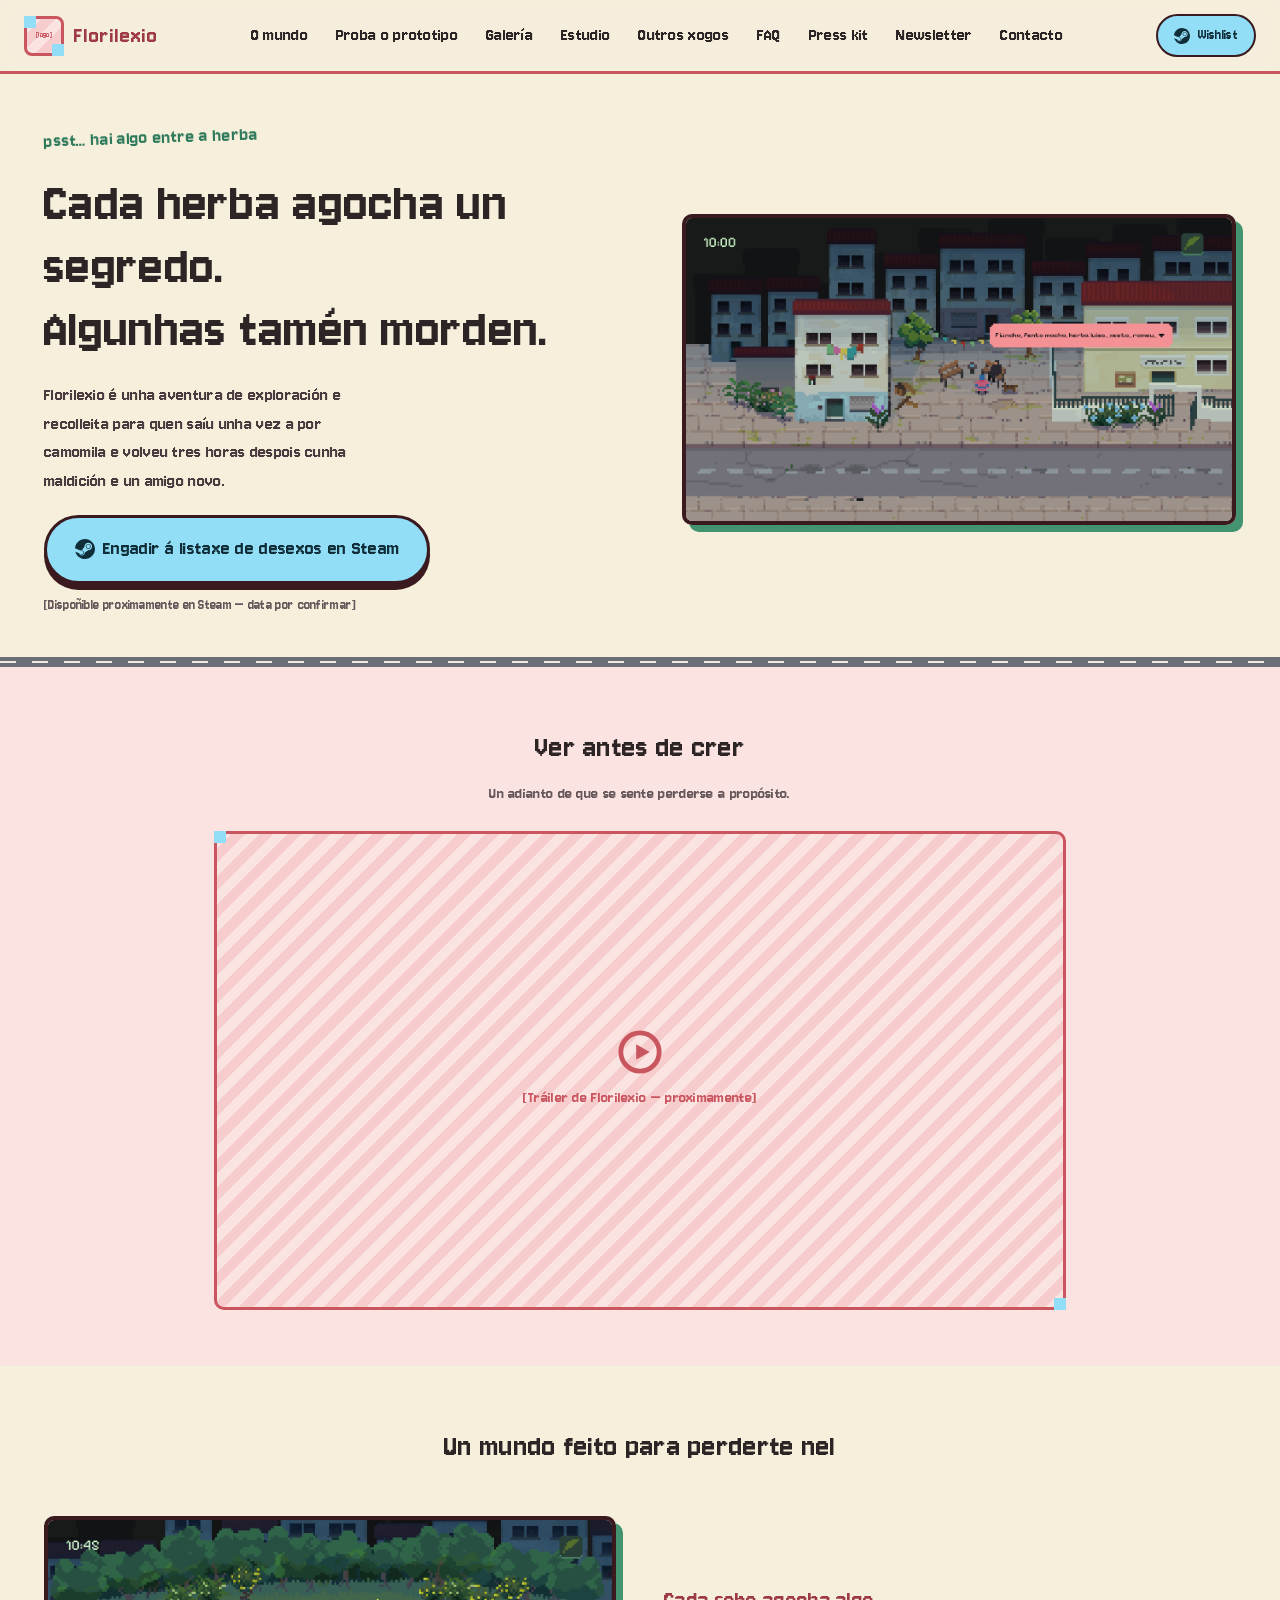
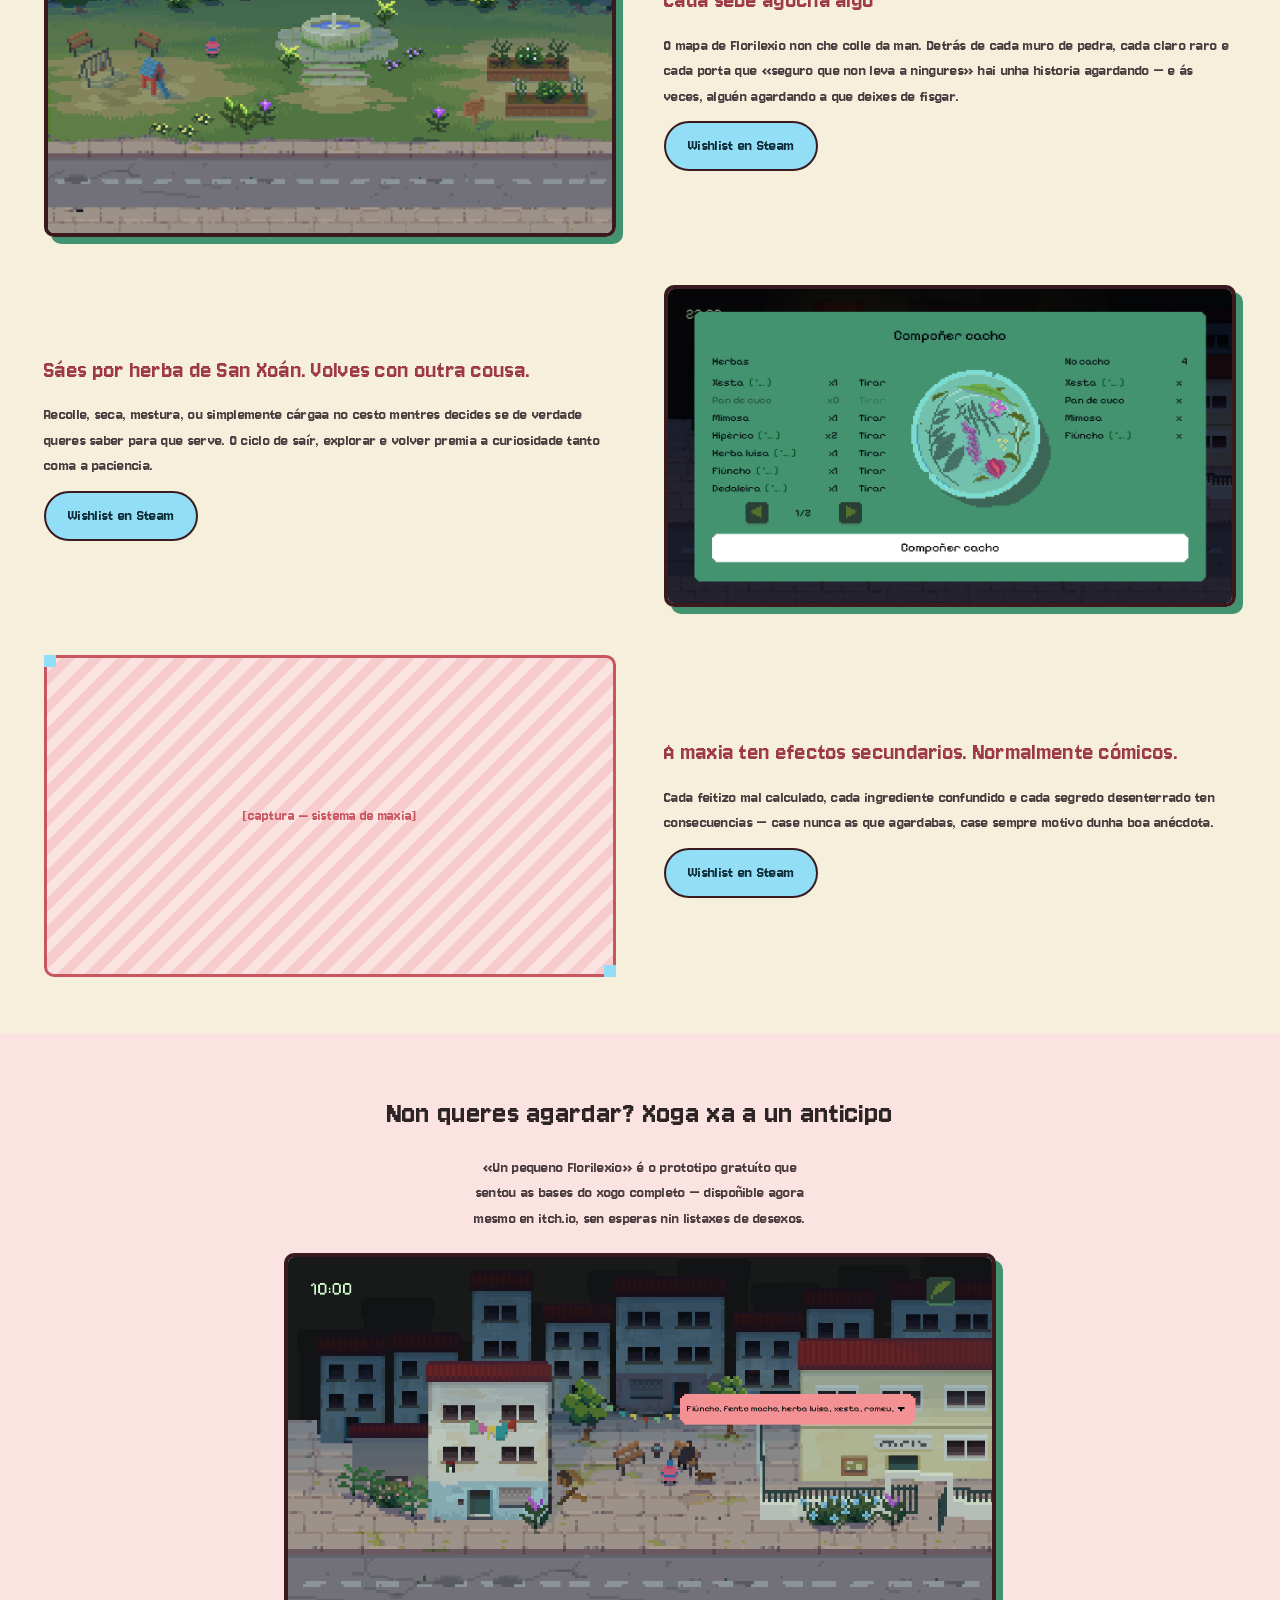
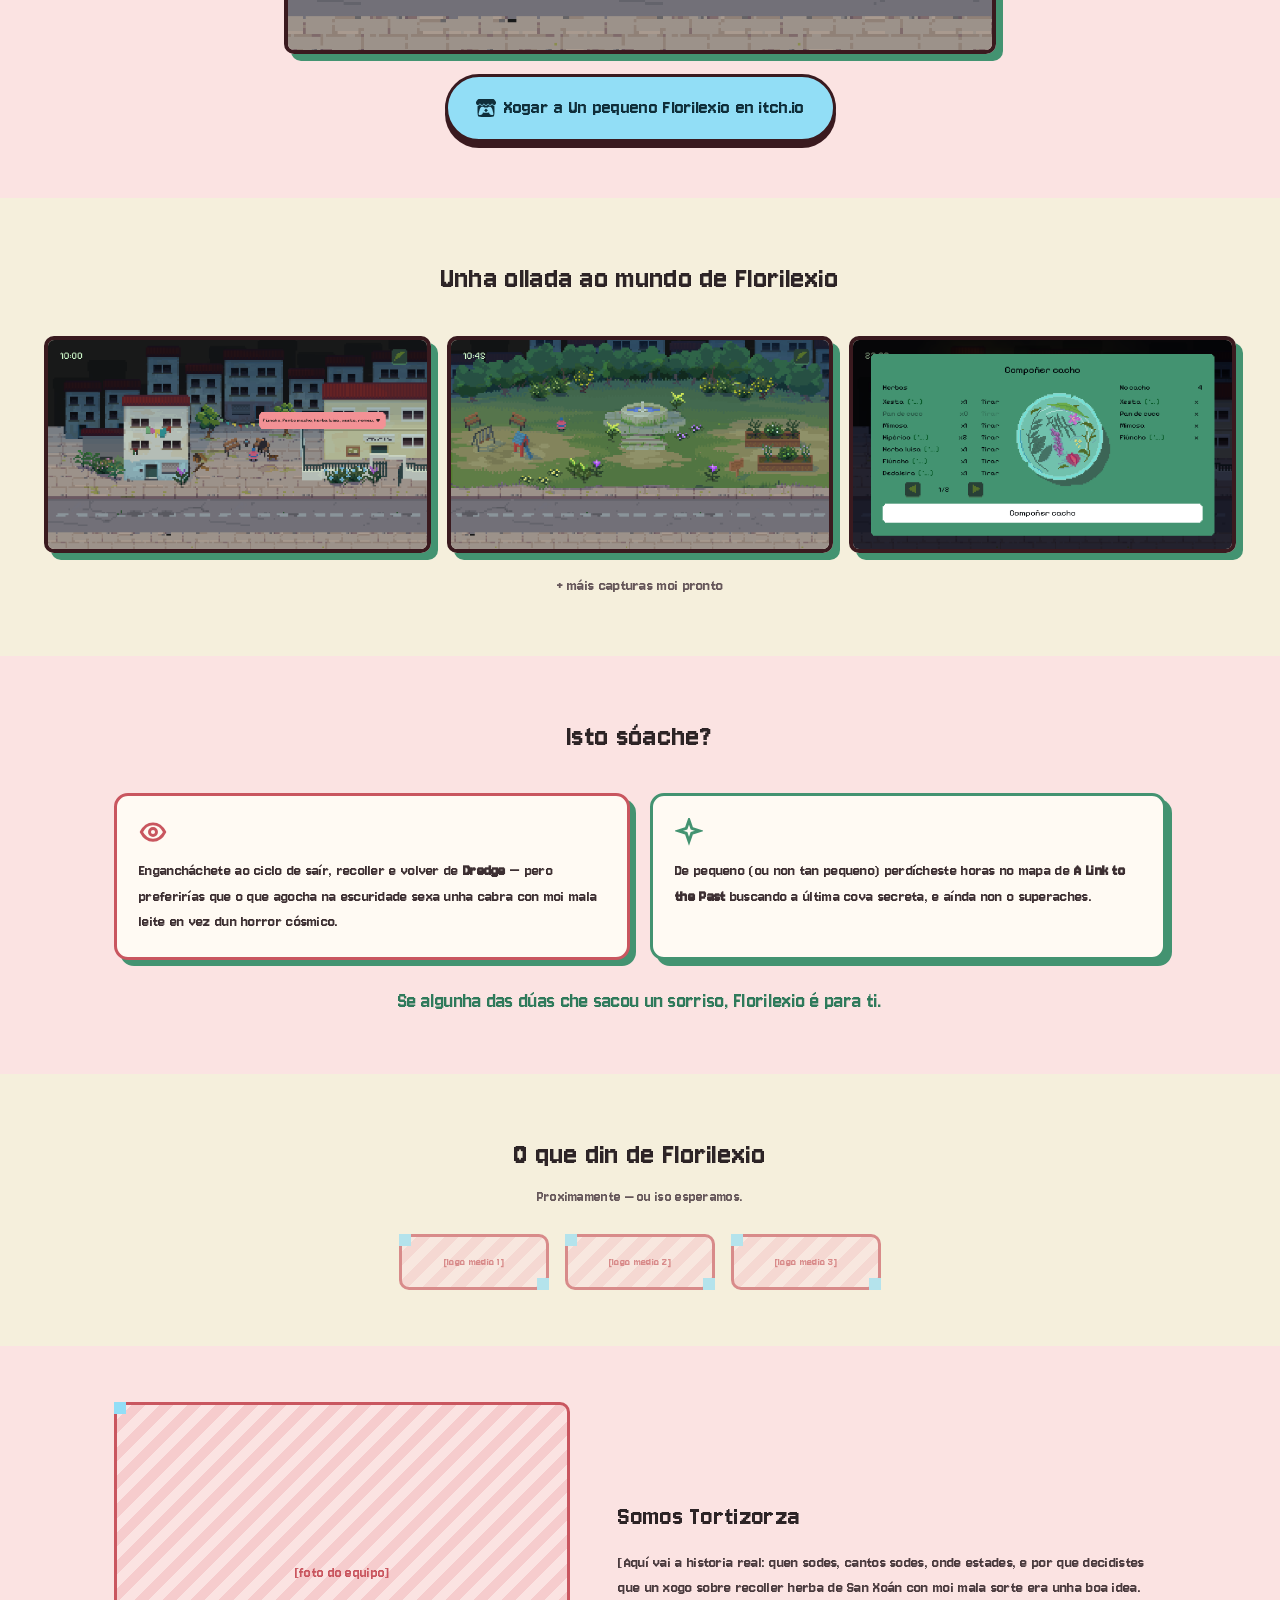
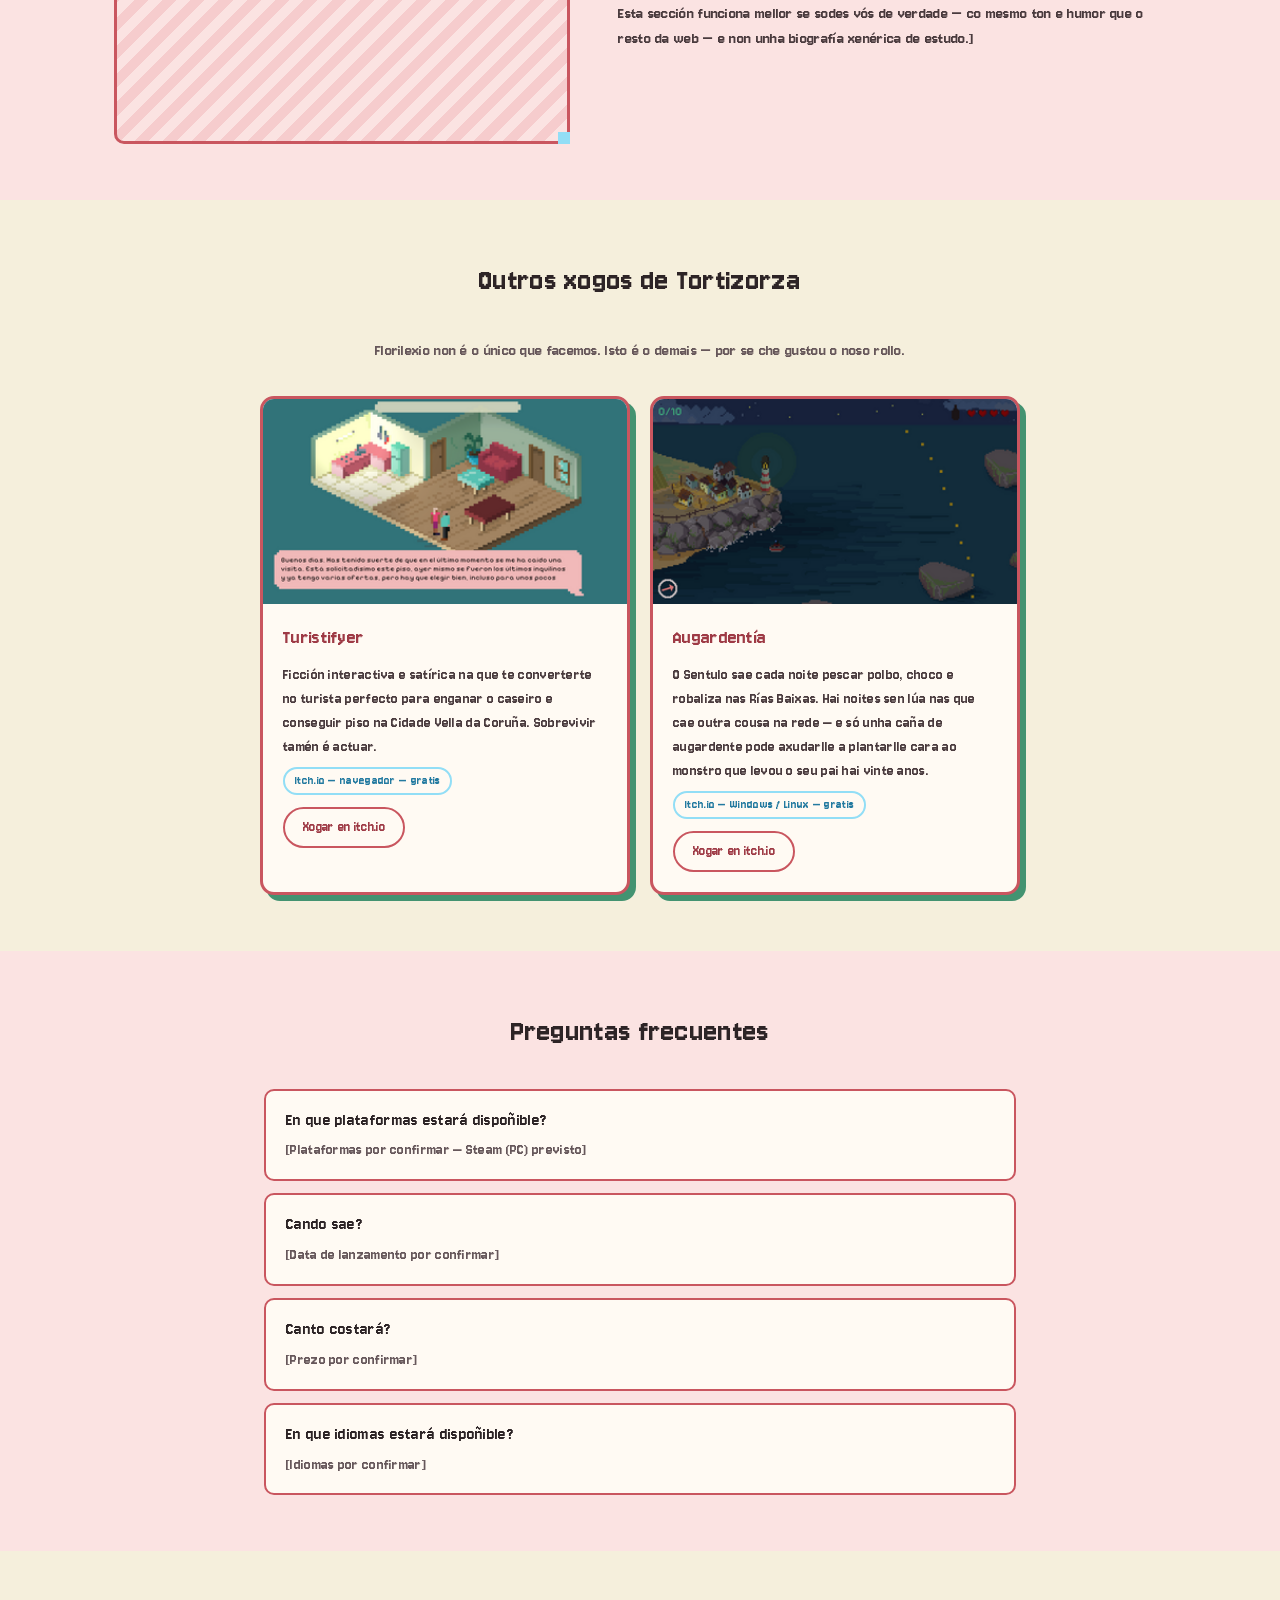
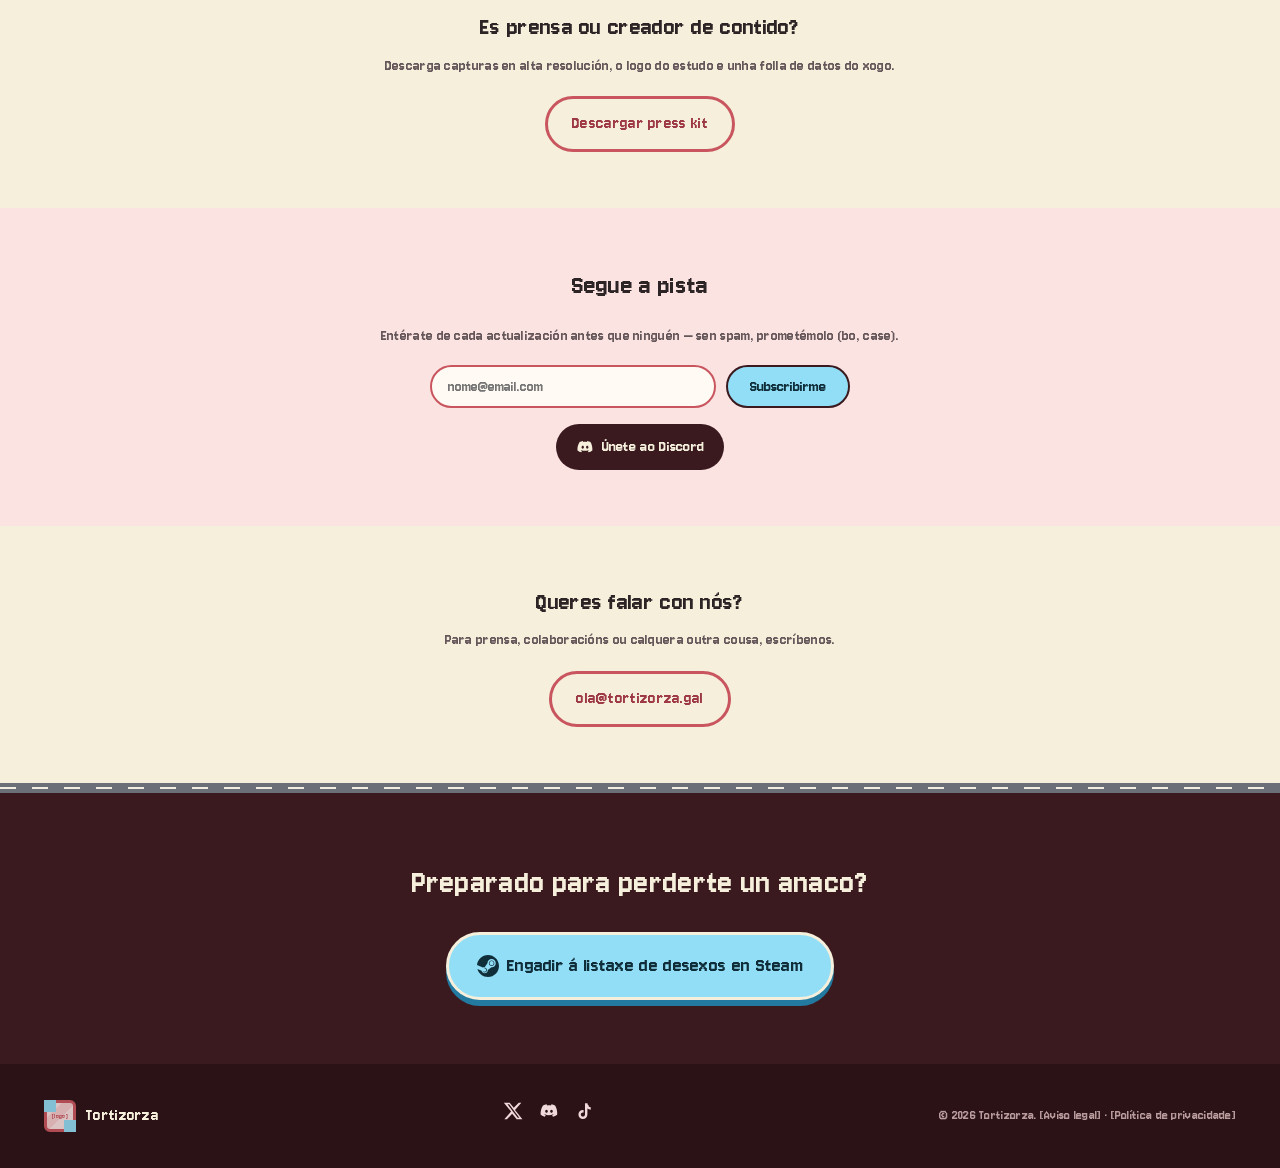
<file: v4/index.html>
<!doctype html>
<html lang="gl">
<head>
  <meta charset="utf-8">
  <meta name="viewport" content="width=device-width, initial-scale=1">
  <meta name="robots" content="noindex">
  <title>Florilexio — Tortizorza (v4)</title>
  <meta name="description" content="Florilexio é unha aventura de exploración e recolleita de Tortizorza. Cada herba agocha un segredo. Engádeo á túa listaxe de desexos en Steam.">
  <link rel="preconnect" href="https://fonts.googleapis.com">
  <link rel="preconnect" href="https://fonts.gstatic.com" crossorigin>
  <link rel="stylesheet" href="https://fonts.googleapis.com/css2?family=Jersey+10&display=swap">
  <link rel="stylesheet" href="../css/style.css">
  <link rel="stylesheet" href="../css/palettes/v4.css">
</head>
<body>

  <header class="site-header">
    <div class="brand">
      <div class="placeholder-box" style="width:40px;height:40px;border-radius:8px;font-size:8px;padding:2px;">[logo]</div>
      <span class="brand-name">Florilexio</span>
    </div>

    <button class="nav-toggle" id="navToggle" aria-expanded="false" aria-controls="navLinks" aria-label="Abrir menú">
      <svg width="20" height="20" viewBox="0 0 24 24" fill="none" stroke="currentColor" stroke-width="2.5" stroke-linecap="square"><path d="M3 6h18M3 12h18M3 18h18"/></svg>
    </button>

    <nav id="navLinks" class="nav-links" hidden>
      <a href="#mundo">O mundo</a>
      <a href="#proba-o-prototipo">Proba o prototipo</a>
      <a href="#galeria">Galería</a>
      <a href="#estudio">Estudio</a>
      <a href="#outros-xogos">Outros xogos</a>
      <a href="#faq">FAQ</a>
      <a href="#presskit">Press kit</a>
      <a href="#newsletter">Newsletter</a>
      <a href="#contacto">Contacto</a>
    </nav>

    <div class="header-cta">
      <a href="#" class="btn btn--cta btn--sm">
        <svg width="16" height="16" viewBox="0 0 24 24" fill="currentColor"><path d="M11.979 0C5.678 0 .511 4.86.022 11.037l6.432 2.658c.545-.371 1.203-.59 1.912-.59.063 0 .125.004.188.006l2.861-4.142V8.91c0-2.495 2.028-4.524 4.524-4.524 2.494 0 4.524 2.03 4.524 4.527s-2.03 4.525-4.524 4.525h-.105l-4.076 2.911c0 .052.004.105.004.159 0 1.875-1.515 3.396-3.39 3.396-1.635 0-3.016-1.173-3.331-2.727L.436 15.27C1.862 20.307 6.486 24 11.979 24c6.627 0 11.999-5.373 11.999-12S18.605 0 11.979 0zM7.54 18.21l-1.473-.61c.262.543.714.999 1.314 1.25 1.297.539 2.793-.076 3.332-1.375.263-.63.264-1.319.005-1.949s-.75-1.121-1.377-1.383c-.624-.26-1.29-.249-1.878-.03l1.523.63c.956.4 1.409 1.5 1.009 2.455-.397.957-1.497 1.41-2.454 1.012H7.54zm11.415-9.303c0-1.662-1.353-3.015-3.015-3.015-1.665 0-3.015 1.353-3.015 3.015 0 1.665 1.35 3.015 3.015 3.015 1.663 0 3.015-1.35 3.015-3.015zm-5.273-.005c0-1.252 1.013-2.266 2.265-2.266 1.249 0 2.266 1.014 2.266 2.266 0 1.251-1.017 2.265-2.266 2.265-1.253 0-2.265-1.014-2.265-2.265z"/></svg>
        <span>Wishlist</span>
      </a>
    </div>
  </header>

  <main>

    <!-- HERO -->
    <section class="hero">
      <div class="container">
        <div class="hero-copy">
          <span class="hero-tag">psst&hellip; hai algo entre a herba</span>
          <h1>Cada herba agocha un segredo.<br>Algunhas tamén morden.</h1>
          <p class="lead">Florilexio é unha aventura de exploración e recolleita para quen saíu unha vez a por camomila e volveu tres horas despois cunha maldición e un amigo novo.</p>
          <div class="hero-cta-wrap">
            <a href="#" class="btn btn--cta btn--lg">
              <svg width="20" height="20" viewBox="0 0 24 24" fill="currentColor"><path d="M11.979 0C5.678 0 .511 4.86.022 11.037l6.432 2.658c.545-.371 1.203-.59 1.912-.59.063 0 .125.004.188.006l2.861-4.142V8.91c0-2.495 2.028-4.524 4.524-4.524 2.494 0 4.524 2.03 4.524 4.527s-2.03 4.525-4.524 4.525h-.105l-4.076 2.911c0 .052.004.105.004.159 0 1.875-1.515 3.396-3.39 3.396-1.635 0-3.016-1.173-3.331-2.727L.436 15.27C1.862 20.307 6.486 24 11.979 24c6.627 0 11.999-5.373 11.999-12S18.605 0 11.979 0zM7.54 18.21l-1.473-.61c.262.543.714.999 1.314 1.25 1.297.539 2.793-.076 3.332-1.375.263-.63.264-1.319.005-1.949s-.75-1.121-1.377-1.383c-.624-.26-1.29-.249-1.878-.03l1.523.63c.956.4 1.409 1.5 1.009 2.455-.397.957-1.497 1.41-2.454 1.012H7.54zm11.415-9.303c0-1.662-1.353-3.015-3.015-3.015-1.665 0-3.015 1.353-3.015 3.015 0 1.665 1.35 3.015 3.015 3.015 1.663 0 3.015-1.35 3.015-3.015zm-5.273-.005c0-1.252 1.013-2.266 2.265-2.266 1.249 0 2.266 1.014 2.266 2.266 0 1.251-1.017 2.265-2.266 2.265-1.253 0-2.265-1.014-2.265-2.265z"/></svg>
              Engadir á listaxe de desexos en Steam
            </a>
            <span class="hero-note">[Dispoñible proximamente en Steam &mdash; data por confirmar]</span>
          </div>
        </div>
        <div class="shot-frame">
          <img src="../images/screenshots/calle-noche.png" alt="Captura de Florilexio: unha rúa da vila de noite, cunha burbulla de diálogo listando nomes de herbas" width="1279" height="717">
        </div>
      </div>
    </section>

    <div class="road-divider"></div>

    <!-- TRAILER -->
    <section class="section section--alt" id="trailer">
      <div class="container trailer-wrap">
        <h2 class="section-title">Ver antes de crer</h2>
        <p class="trailer-sub">Un adianto de que se sente perderse a propósito.</p>
        <div class="placeholder-box trailer-frame">
          <svg class="icon-play" width="46" height="46" viewBox="0 0 24 24" fill="none" stroke="#386656" stroke-width="2.5" stroke-linecap="square" stroke-linejoin="miter"><circle cx="12" cy="12" r="10"/><path d="M10 8l7 4-7 4V8z" fill="#386656" stroke="none"/></svg>
          [Tráiler de Florilexio &mdash; proximamente]
        </div>
      </div>
    </section>

    <!-- MUNDO Y MECÁNICAS -->
    <section class="section" id="mundo">
      <div class="container">
        <h2 class="section-title mundo-title">Un mundo feito para perderte nel</h2>

        <div class="feature-row">
          <div class="feature-media shot-frame">
            <img src="../images/screenshots/parque-dia.png" alt="Captura de Florilexio: un parque durante o día, cunha fonte e testos de herbas" width="1279" height="717" loading="lazy">
          </div>
          <div class="feature-copy">
            <h3>Cada sebe agocha algo</h3>
            <p>O mapa de Florilexio non che colle da man. Detrás de cada muro de pedra, cada claro raro e cada porta que &laquo;seguro que non leva a ningures&raquo; hai unha historia agardando &mdash; e ás veces, alguén agardando a que deixes de fisgar.</p>
            <a href="#" class="btn btn--cta btn--md">Wishlist en Steam</a>
          </div>
        </div>

        <div class="feature-row feature-row--reverse">
          <div class="feature-copy">
            <h3>Sáes por herba de San Xoán. Volves con outra cousa.</h3>
            <p>Recolle, seca, mestura, ou simplemente cárgaa no cesto mentres decides se de verdade queres saber para que serve. O ciclo de saír, explorar e volver premia a curiosidade tanto coma a paciencia.</p>
            <a href="#" class="btn btn--cta btn--md">Wishlist en Steam</a>
          </div>
          <div class="feature-media shot-frame">
            <img src="../images/screenshots/componer-ramo.png" alt="Captura de Florilexio: a pantalla de compoñer un ramo de herbas recollidas" width="1279" height="717" loading="lazy">
          </div>
        </div>

        <div class="feature-row">
          <div class="feature-media placeholder-box" style="aspect-ratio:16/9;">[captura &mdash; sistema de maxia]</div>
          <div class="feature-copy">
            <h3>A maxia ten efectos secundarios. Normalmente cómicos.</h3>
            <p>Cada feitizo mal calculado, cada ingrediente confundido e cada segredo desenterrado ten consecuencias &mdash; case nunca as que agardabas, case sempre motivo dunha boa anécdota.</p>
            <a href="#" class="btn btn--cta btn--md">Wishlist en Steam</a>
          </div>
        </div>
      </div>
    </section>

    <!-- PROBA O PROTOTIPO -->
    <section class="section section--alt prototype-wrap-outer" id="proba-o-prototipo">
      <div class="container prototype-wrap">
        <h2 class="section-title">Non queres agardar? Xoga xa a un anticipo</h2>
        <p>&laquo;Un pequeno Florilexio&raquo; é o prototipo gratuíto que sentou as bases do xogo completo &mdash; dispoñible agora mesmo en itch.io, sen esperas nin listaxes de desexos.</p>
        <div class="shot-frame">
          <img src="../images/other-games/florilexio-prototipo-shot.png" alt="Captura de Un pequeno Florilexio, o prototipo xogable en itch.io" width="1279" height="717" loading="lazy">
        </div>
        <a href="https://aroig.itch.io/un-pequeno-florilexio" target="_blank" rel="noopener" class="btn btn--cta btn--lg">
          <svg width="20" height="20" viewBox="0 0 24 24" fill="currentColor"><path d="M3.13 1.338C2.08 1.96.02 4.328 0 4.95v1.03c0 1.303 1.22 2.45 2.325 2.45 1.33 0 2.436-1.102 2.436-2.41 0 1.308 1.07 2.41 2.4 2.41 1.328 0 2.362-1.102 2.362-2.41 0 1.308 1.137 2.41 2.466 2.41h.024c1.33 0 2.466-1.102 2.466-2.41 0 1.308 1.034 2.41 2.363 2.41 1.33 0 2.4-1.102 2.4-2.41 0 1.308 1.106 2.41 2.435 2.41C22.78 8.43 24 7.282 24 5.98V4.95c-.02-.62-2.082-2.99-3.13-3.612-3.253-.114-5.508-.134-8.87-.133-3.362 0-7.945.053-8.87.133zm6.376 6.477a2.74 2.74 0 0 1-.468.602c-.5.49-1.19.795-1.947.795a2.786 2.786 0 0 1-1.95-.795c-.182-.178-.32-.37-.446-.59-.127.222-.303.412-.486.59a2.788 2.788 0 0 1-1.95.795c-.092 0-.187-.025-.264-.052-.107 1.113-.152 2.176-.168 2.95v.005l-.006 1.167c.02 2.334-.23 7.564 1.03 8.85 1.952.454 5.545.662 9.15.663 3.605 0 7.198-.21 9.15-.664 1.26-1.284 1.01-6.514 1.03-8.848l-.006-1.167v-.004c-.016-.775-.06-1.838-.168-2.95-.077.026-.172.052-.263.052a2.788 2.788 0 0 1-1.95-.795c-.184-.178-.36-.368-.486-.59-.127.22-.265.412-.447.59a2.786 2.786 0 0 1-1.95.794c-.76 0-1.446-.303-1.948-.793a2.74 2.74 0 0 1-.468-.602 2.738 2.738 0 0 1-.463.602 2.787 2.787 0 0 1-1.95.794h-.16a2.787 2.787 0 0 1-1.95-.793 2.738 2.738 0 0 1-.464-.602zm-2.004 2.59v.002c.795.002 1.5 0 2.373.953.687-.072 1.406-.108 2.125-.107.72 0 1.438.035 2.125.107.873-.953 1.578-.95 2.372-.953.376 0 1.876 0 2.92 2.934l1.123 4.028c.832 2.995-.266 3.068-1.636 3.07-2.03-.075-3.156-1.55-3.156-3.025-1.124.184-2.436.276-3.748.277-1.312 0-2.624-.093-3.748-.277 0 1.475-1.125 2.95-3.156 3.026-1.37-.004-2.468-.077-1.636-3.072l1.122-4.027c1.045-2.934 2.545-2.934 2.92-2.934zM12 12.714c-.002.002-2.14 1.964-2.523 2.662l1.4-.056v1.22c0 .056.56.033 1.123.007.562.026 1.124.05 1.124-.008v-1.22l1.4.055C14.138 14.677 12 12.713 12 12.713z"/></svg>
          Xogar a Un pequeno Florilexio en itch.io
        </a>
      </div>
    </section>

    <!-- GALERÍA -->
    <section class="section" id="galeria">
      <div class="container">
        <h2 class="section-title">Unha ollada ao mundo de Florilexio</h2>
        <div class="gallery-grid">
          <div class="shot-frame"><img src="../images/screenshots/calle-noche.png" alt="Captura de Florilexio" loading="lazy"></div>
          <div class="shot-frame"><img src="../images/screenshots/parque-dia.png" alt="Captura de Florilexio" loading="lazy"></div>
          <div class="shot-frame"><img src="../images/screenshots/componer-ramo.png" alt="Captura de Florilexio" loading="lazy"></div>
        </div>
        <p class="gallery-note">+ máis capturas moi pronto</p>
      </div>
    </section>

    <!-- PARA QUIÉN -->
    <section class="section section--alt" id="para-quien">
      <div class="container" style="max-width:1100px;">
        <h2 class="section-title">Isto sóache?</h2>
        <div class="whofor-grid">
          <div class="whofor-card">
            <svg class="icon-a" width="28" height="28" viewBox="0 0 24 24" fill="none" stroke="#4b8570" stroke-width="2.5" stroke-linecap="square" stroke-linejoin="miter"><path d="M2 12c2-4 5-7 10-7s8 3 10 7c-2 4-5 7-10 7s-8-3-10-7z"/><circle cx="12" cy="12" r="3"/></svg>
            <p>Engancháchete ao ciclo de saír, recoller e volver de <strong>Dredge</strong> &mdash; pero preferirías que o que agocha na escuridade sexa unha cabra con moi mala leite en vez dun horror cósmico.</p>
          </div>
          <div class="whofor-card whofor-card--terracotta">
            <svg class="icon-b" width="28" height="28" viewBox="0 0 24 24" fill="none" stroke="#b1483c" stroke-width="2.5" stroke-linecap="square" stroke-linejoin="miter"><path d="M12 2l2.4 6.9L21 11l-6.6 2.1L12 20l-2.4-6.9L3 11l6.6-2.1z"/></svg>
            <p>De pequeno (ou non tan pequeno) perdícheste horas no mapa de <strong>A Link to the Past</strong> buscando a última cova secreta, e aínda non o superaches.</p>
          </div>
        </div>
        <p class="whofor-closing">Se algunha das dúas che sacou un sorriso, Florilexio é para ti.</p>
      </div>
    </section>

    <!-- PRENSA -->
    <section class="section" id="prensa">
      <div class="container prensa-wrap">
        <h2 class="section-title" style="font-size:32px;margin-bottom:6px;">O que din de Florilexio</h2>
        <p class="prensa-sub">Proximamente &mdash; ou iso esperamos.</p>
        <div class="prensa-logos">
          <div class="placeholder-box">[logo medio 1]</div>
          <div class="placeholder-box">[logo medio 2]</div>
          <div class="placeholder-box">[logo medio 3]</div>
        </div>
      </div>
    </section>

    <!-- ESTUDIO -->
    <section class="section section--alt" id="estudio">
      <div class="container estudio-grid" style="max-width:1100px;">
        <div class="placeholder-box estudio-photo">[foto do equipo]</div>
        <div class="estudio-copy">
          <h2>Somos Tortizorza</h2>
          <p>[Aquí vai a historia real: quen sodes, cantos sodes, onde estades, e por que decidistes que un xogo sobre recoller herba de San Xoán con moi mala sorte era unha boa idea. Esta sección funciona mellor se sodes vós de verdade &mdash; co mesmo ton e humor que o resto da web &mdash; e non unha biografía xenérica de estudo.]</p>
        </div>
      </div>
    </section>

    <!-- OUTROS XOGOS DO ESTUDIO -->
    <section class="section" id="outros-xogos">
      <div class="container">
        <h2 class="section-title">Outros xogos de Tortizorza</h2>
        <p class="otros-juegos-sub">Florilexio non é o único que facemos. Isto é o demais &mdash; por se che gustou o noso rollo.</p>
        <div class="games-grid">
          <article class="game-card">
            <div class="game-card-media"><img src="../images/other-games/turistifyer-cover.png" alt="Portada de Turistifyer" loading="lazy"></div>
            <div class="game-card-copy">
              <h3>Turistifyer</h3>
              <p>Ficción interactiva e satírica na que te converterte no turista perfecto para enganar o caseiro e conseguir piso na Cidade Vella da Coruña. Sobrevivir tamén é actuar.</p>
              <span class="game-card-tag">Itch.io &mdash; navegador &mdash; gratis</span>
              <a href="https://aroig.itch.io/turistifyer" target="_blank" rel="noopener" class="btn btn--ghost btn--sm">Xogar en itch.io</a>
            </div>
          </article>

          <article class="game-card">
            <div class="game-card-media"><img src="../images/other-games/augardentia-cover.png" alt="Portada de Augardentía" loading="lazy"></div>
            <div class="game-card-copy">
              <h3>Augardentía</h3>
              <p>O Sentulo sae cada noite pescar polbo, choco e robaliza nas Rías Baixas. Hai noites sen lúa nas que cae outra cousa na rede &mdash; e só unha caña de augardente pode axudarlle a plantarlle cara ao monstro que levou o seu pai hai vinte anos.</p>
              <span class="game-card-tag">Itch.io &mdash; Windows / Linux &mdash; gratis</span>
              <a href="https://aroig.itch.io/augardentia" target="_blank" rel="noopener" class="btn btn--ghost btn--sm">Xogar en itch.io</a>
            </div>
          </article>
        </div>
      </div>
    </section>

    <!-- FAQ -->
    <section class="section section--alt" id="faq">
      <div class="container faq-wrap">
        <h2 class="section-title">Preguntas frecuentes</h2>
        <div class="faq-list">
          <div class="faq-item">
            <h3>En que plataformas estará dispoñible?</h3>
            <p>[Plataformas por confirmar &mdash; Steam (PC) previsto]</p>
          </div>
          <div class="faq-item">
            <h3>Cando sae?</h3>
            <p>[Data de lanzamento por confirmar]</p>
          </div>
          <div class="faq-item">
            <h3>Canto costará?</h3>
            <p>[Prezo por confirmar]</p>
          </div>
          <div class="faq-item">
            <h3>En que idiomas estará dispoñible?</h3>
            <p>[Idiomas por confirmar]</p>
          </div>
        </div>
      </div>
    </section>

    <!-- PRESS KIT -->
    <section class="section presskit-wrap" id="presskit">
      <h2>Es prensa ou creador de contido?</h2>
      <p>Descarga capturas en alta resolución, o logo do estudo e unha folla de datos do xogo.</p>
      <a href="#" class="btn btn--ghost">Descargar press kit</a>
    </section>

    <!-- NEWSLETTER -->
    <section class="section section--alt" id="newsletter">
      <div class="container newsletter-wrap">
        <h2>Segue a pista</h2>
        <p>Entérate de cada actualización antes que ninguén &mdash; sen spam, prometémolo (bo, case).</p>
        <form class="newsletter-form" action="#" method="post">
          <label for="email" style="position:absolute;left:-9999px;">Correo electrónico</label>
          <input type="email" id="email" name="email" placeholder="nome@email.com" required>
          <button type="submit" class="btn btn--cta btn--md">Subscribirme</button>
        </form>
        <a href="#" class="btn btn--dark">
          <svg width="18" height="18" viewBox="0 0 24 24" fill="currentColor"><path d="M19.3 5.3c-1.4-.6-2.8-1-4.3-1.3-.2.4-.4.8-.6 1.3-1.6-.2-3.1-.2-4.7 0-.2-.4-.4-.9-.6-1.3-1.5.3-2.9.7-4.3 1.3C2.4 9.1 1.7 12.8 2 16.5c1.7 1.3 3.4 2 5 2.5.4-.6.8-1.2 1.1-1.9-.6-.2-1.2-.5-1.7-.9.1-.1.3-.2.4-.3 3.3 1.5 6.9 1.5 10.2 0 .1.1.3.2.4.3-.5.4-1.1.6-1.7.9.3.7.7 1.3 1.1 1.9 1.6-.5 3.3-1.3 5-2.5.4-4.3-.7-8-2.5-11.2zM9 14.2c-.9 0-1.6-.9-1.6-1.9s.7-1.9 1.6-1.9 1.6.9 1.6 1.9-.7 1.9-1.6 1.9zm6 0c-.9 0-1.6-.9-1.6-1.9s.7-1.9 1.6-1.9 1.6.9 1.6 1.9-.7 1.9-1.6 1.9z"/></svg>
          Únete ao Discord
        </a>
      </div>
    </section>

    <!-- CONTACTO -->
    <section class="section presskit-wrap" id="contacto">
      <h2>Queres falar con nós?</h2>
      <p>Para prensa, colaboracións ou calquera outra cousa, escríbenos.</p>
      <a href="mailto:ola@tortizorza.gal" class="btn btn--ghost">ola@tortizorza.gal</a>
    </section>

    <div class="road-divider"></div>

    <!-- CTA FINAL -->
    <section class="cta-final">
      <div class="container">
        <h2>Preparado para perderte un anaco?</h2>
        <a href="#" class="btn btn--cta btn--lg">
          <svg width="22" height="22" viewBox="0 0 24 24" fill="currentColor"><path d="M11.979 0C5.678 0 .511 4.86.022 11.037l6.432 2.658c.545-.371 1.203-.59 1.912-.59.063 0 .125.004.188.006l2.861-4.142V8.91c0-2.495 2.028-4.524 4.524-4.524 2.494 0 4.524 2.03 4.524 4.527s-2.03 4.525-4.524 4.525h-.105l-4.076 2.911c0 .052.004.105.004.159 0 1.875-1.515 3.396-3.39 3.396-1.635 0-3.016-1.173-3.331-2.727L.436 15.27C1.862 20.307 6.486 24 11.979 24c6.627 0 11.999-5.373 11.999-12S18.605 0 11.979 0zM7.54 18.21l-1.473-.61c.262.543.714.999 1.314 1.25 1.297.539 2.793-.076 3.332-1.375.263-.63.264-1.319.005-1.949s-.75-1.121-1.377-1.383c-.624-.26-1.29-.249-1.878-.03l1.523.63c.956.4 1.409 1.5 1.009 2.455-.397.957-1.497 1.41-2.454 1.012H7.54zm11.415-9.303c0-1.662-1.353-3.015-3.015-3.015-1.665 0-3.015 1.353-3.015 3.015 0 1.665 1.35 3.015 3.015 3.015 1.663 0 3.015-1.35 3.015-3.015zm-5.273-.005c0-1.252 1.013-2.266 2.265-2.266 1.249 0 2.266 1.014 2.266 2.266 0 1.251-1.017 2.265-2.266 2.265-1.253 0-2.265-1.014-2.265-2.265z"/></svg>
          Engadir á listaxe de desexos en Steam
        </a>
      </div>
    </section>

  </main>

  <footer class="site-footer">
    <div class="container footer-inner">
      <div class="footer-brand">
        <div class="placeholder-box" style="width:32px;height:32px;border-radius:6px;font-size:7px;padding:2px;opacity:.85;">[logo]</div>
        <span>Tortizorza</span>
      </div>
      <div class="social-links">
        <a href="#" aria-label="X (Twitter)"><svg width="20" height="20" viewBox="0 0 24 24" fill="currentColor"><path d="M18.9 2H22l-7.6 8.7L23.3 22h-6.9l-5.4-6.7L4.7 22H1.6l8.1-9.3L1 2h7l4.9 6.1L18.9 2zm-1.2 18h1.9L7.4 4H5.4l12.3 16z"/></svg></a>
        <a href="#" aria-label="Discord"><svg width="20" height="20" viewBox="0 0 24 24" fill="currentColor"><path d="M19.3 5.3c-1.4-.6-2.8-1-4.3-1.3-.2.4-.4.8-.6 1.3-1.6-.2-3.1-.2-4.7 0-.2-.4-.4-.9-.6-1.3-1.5.3-2.9.7-4.3 1.3C2.4 9.1 1.7 12.8 2 16.5c1.7 1.3 3.4 2 5 2.5.4-.6.8-1.2 1.1-1.9-.6-.2-1.2-.5-1.7-.9.1-.1.3-.2.4-.3 3.3 1.5 6.9 1.5 10.2 0 .1.1.3.2.4.3-.5.4-1.1.6-1.7.9.3.7.7 1.3 1.1 1.9 1.6-.5 3.3-1.3 5-2.5.4-4.3-.7-8-2.5-11.2zM9 14.2c-.9 0-1.6-.9-1.6-1.9s.7-1.9 1.6-1.9 1.6.9 1.6 1.9-.7 1.9-1.6 1.9zm6 0c-.9 0-1.6-.9-1.6-1.9s.7-1.9 1.6-1.9 1.6.9 1.6 1.9-.7 1.9-1.6 1.9z"/></svg></a>
        <a href="#" aria-label="TikTok"><svg width="20" height="20" viewBox="0 0 24 24" fill="currentColor"><path d="M16.6 5.8c-1-.7-1.6-1.8-1.7-3H12v13.4c0 1.4-1.1 2.5-2.5 2.5S7 17.6 7 16.2s1.1-2.5 2.5-2.5c.3 0 .5 0 .8.1v-2.9c-.3 0-.5-.1-.8-.1-3 0-5.4 2.4-5.4 5.4S6.5 21.6 9.5 21.6s5.4-2.4 5.4-5.4V9.1c1.1.8 2.5 1.3 4 1.3V7.5c-.8 0-1.6-.2-2.3-.6z"/></svg></a>
      </div>
      <p class="legal">&copy; 2026 Tortizorza. [Aviso legal] &middot; [Política de privacidade]</p>
    </div>
  </footer>

  <script src="../js/main.js"></script>
</body>
</html>
</file>
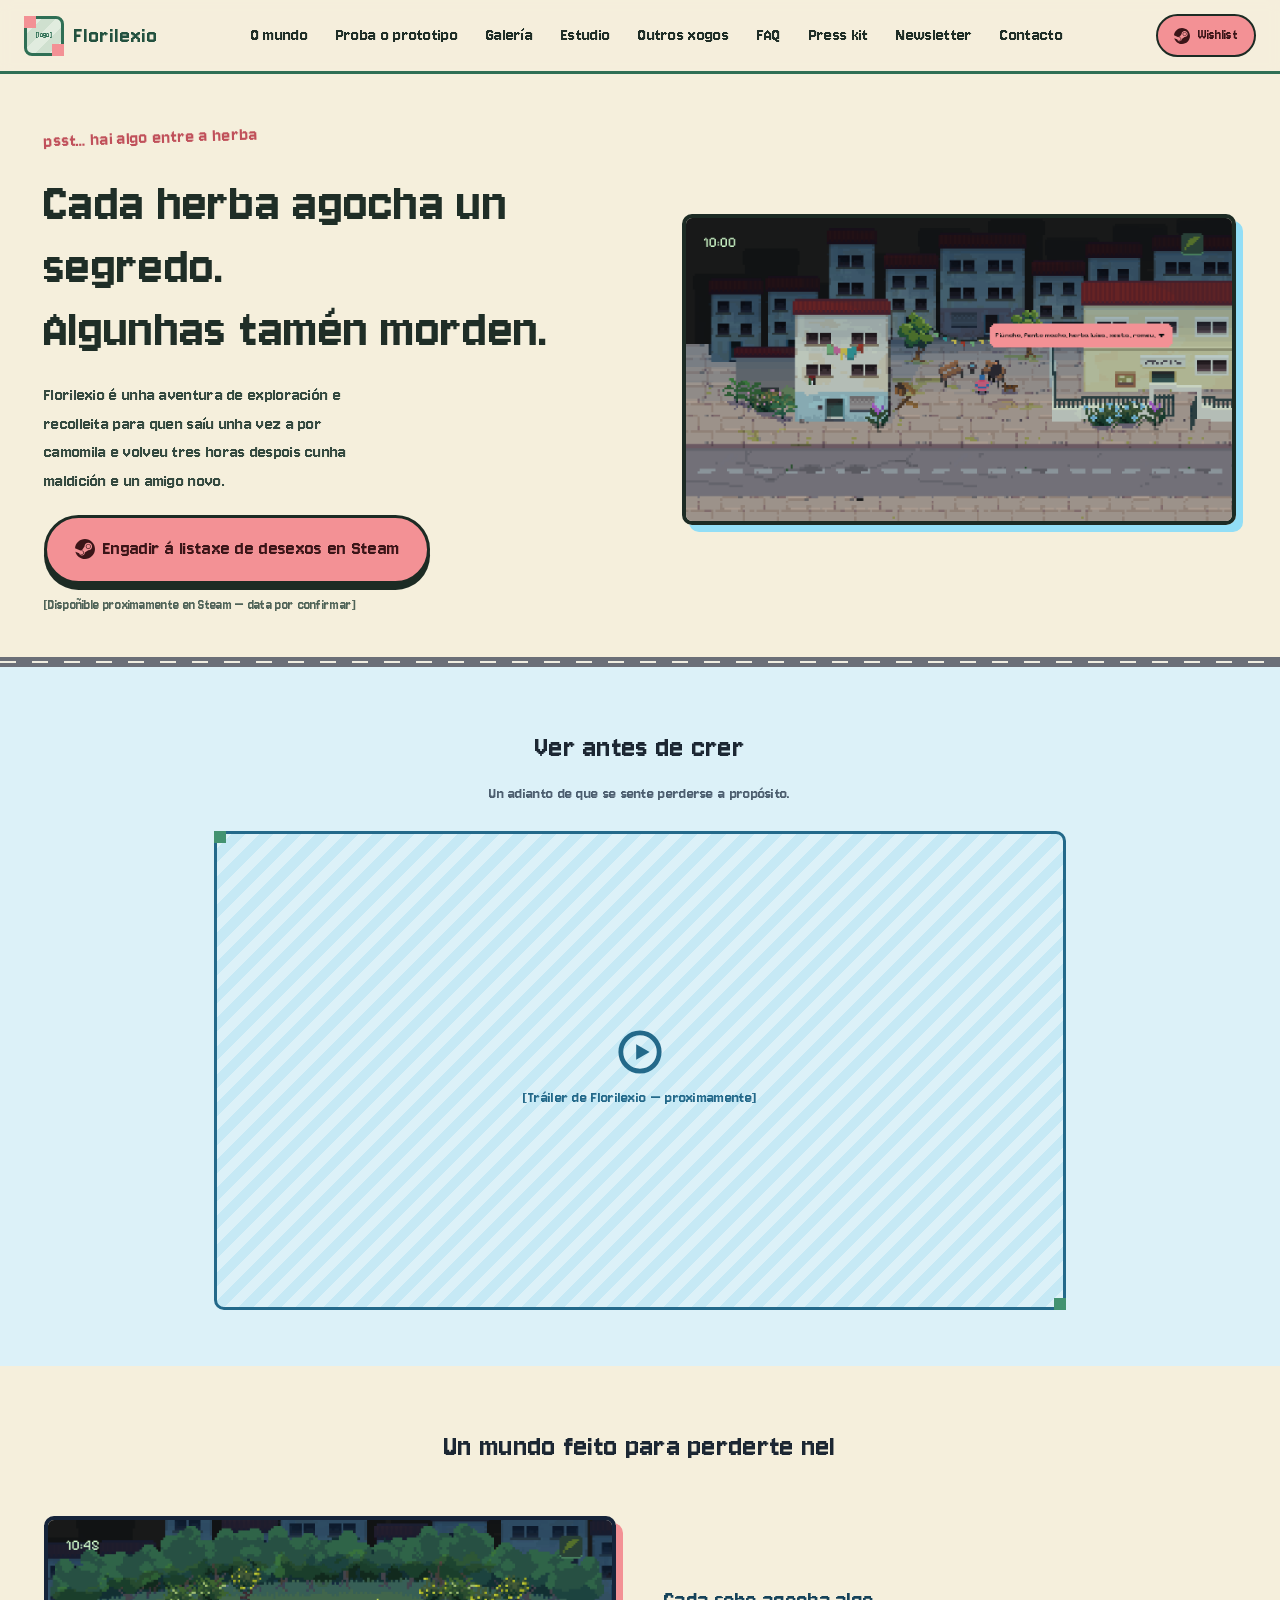
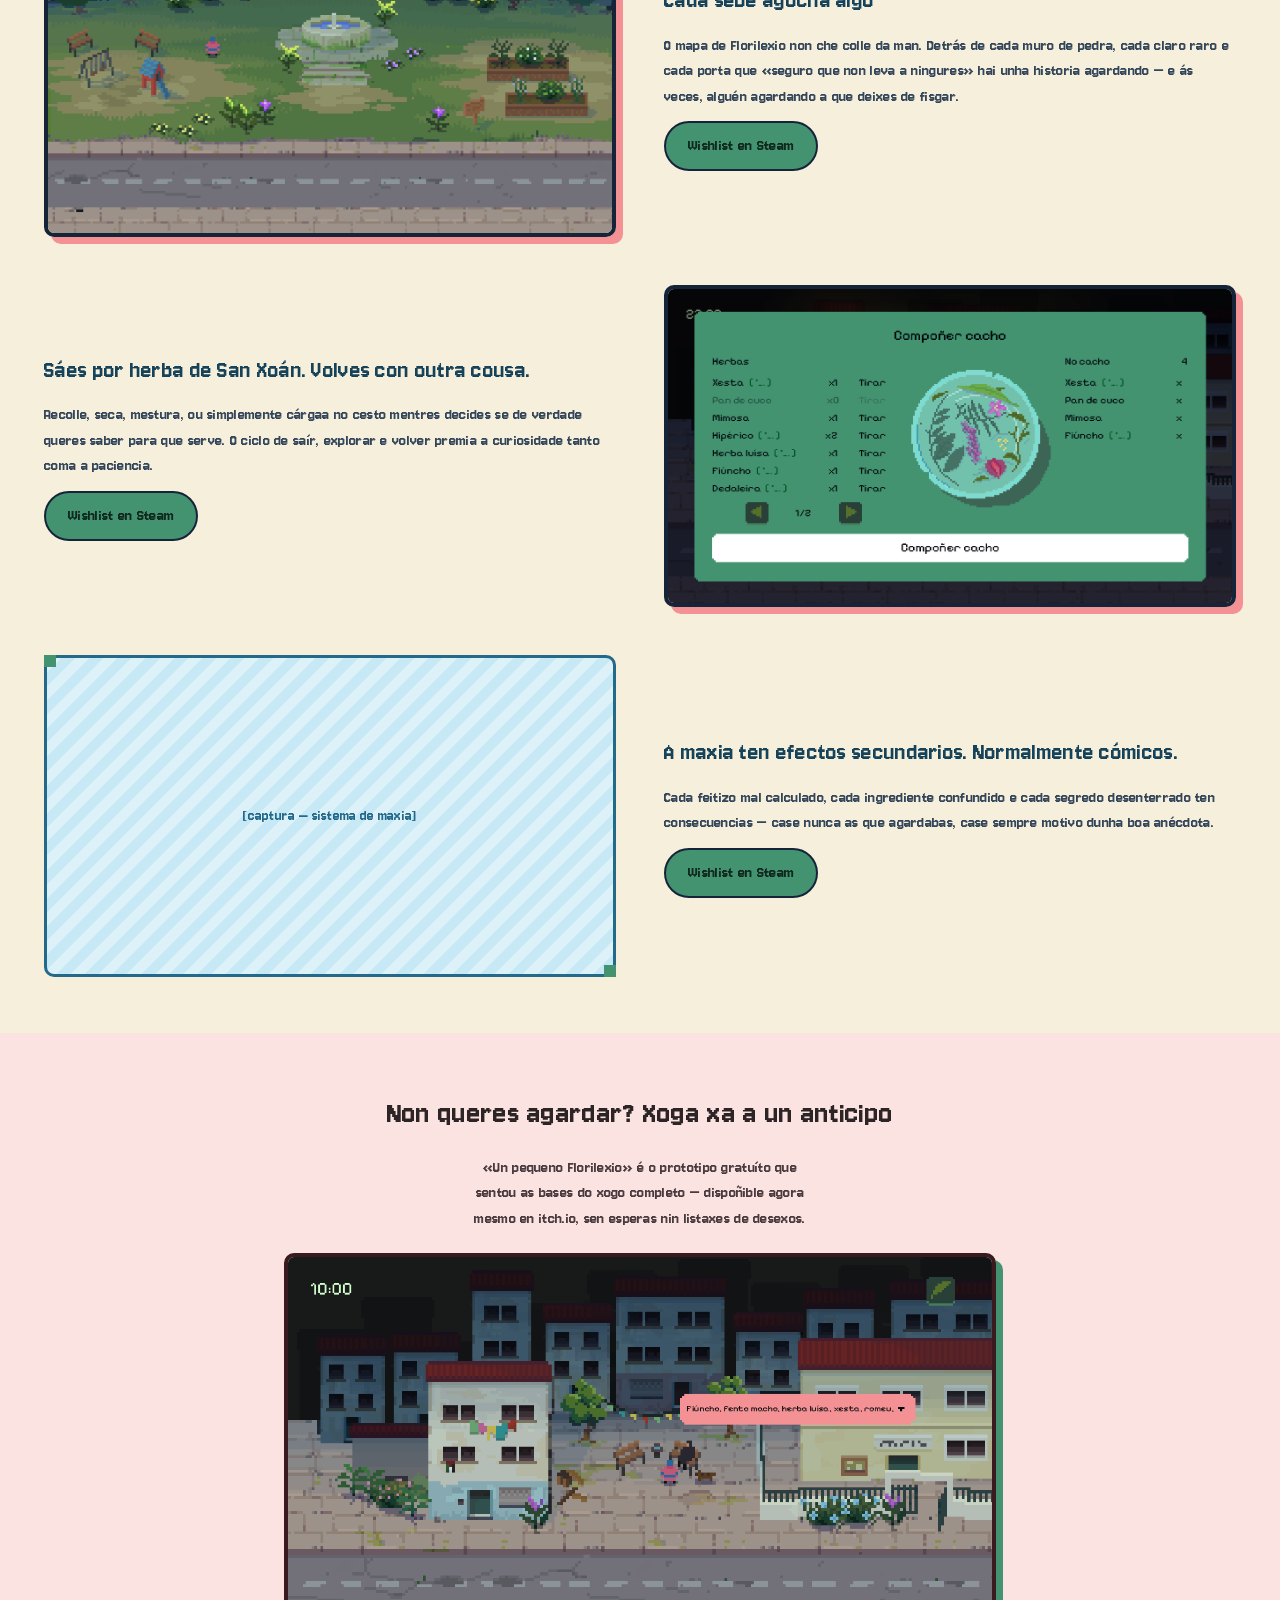
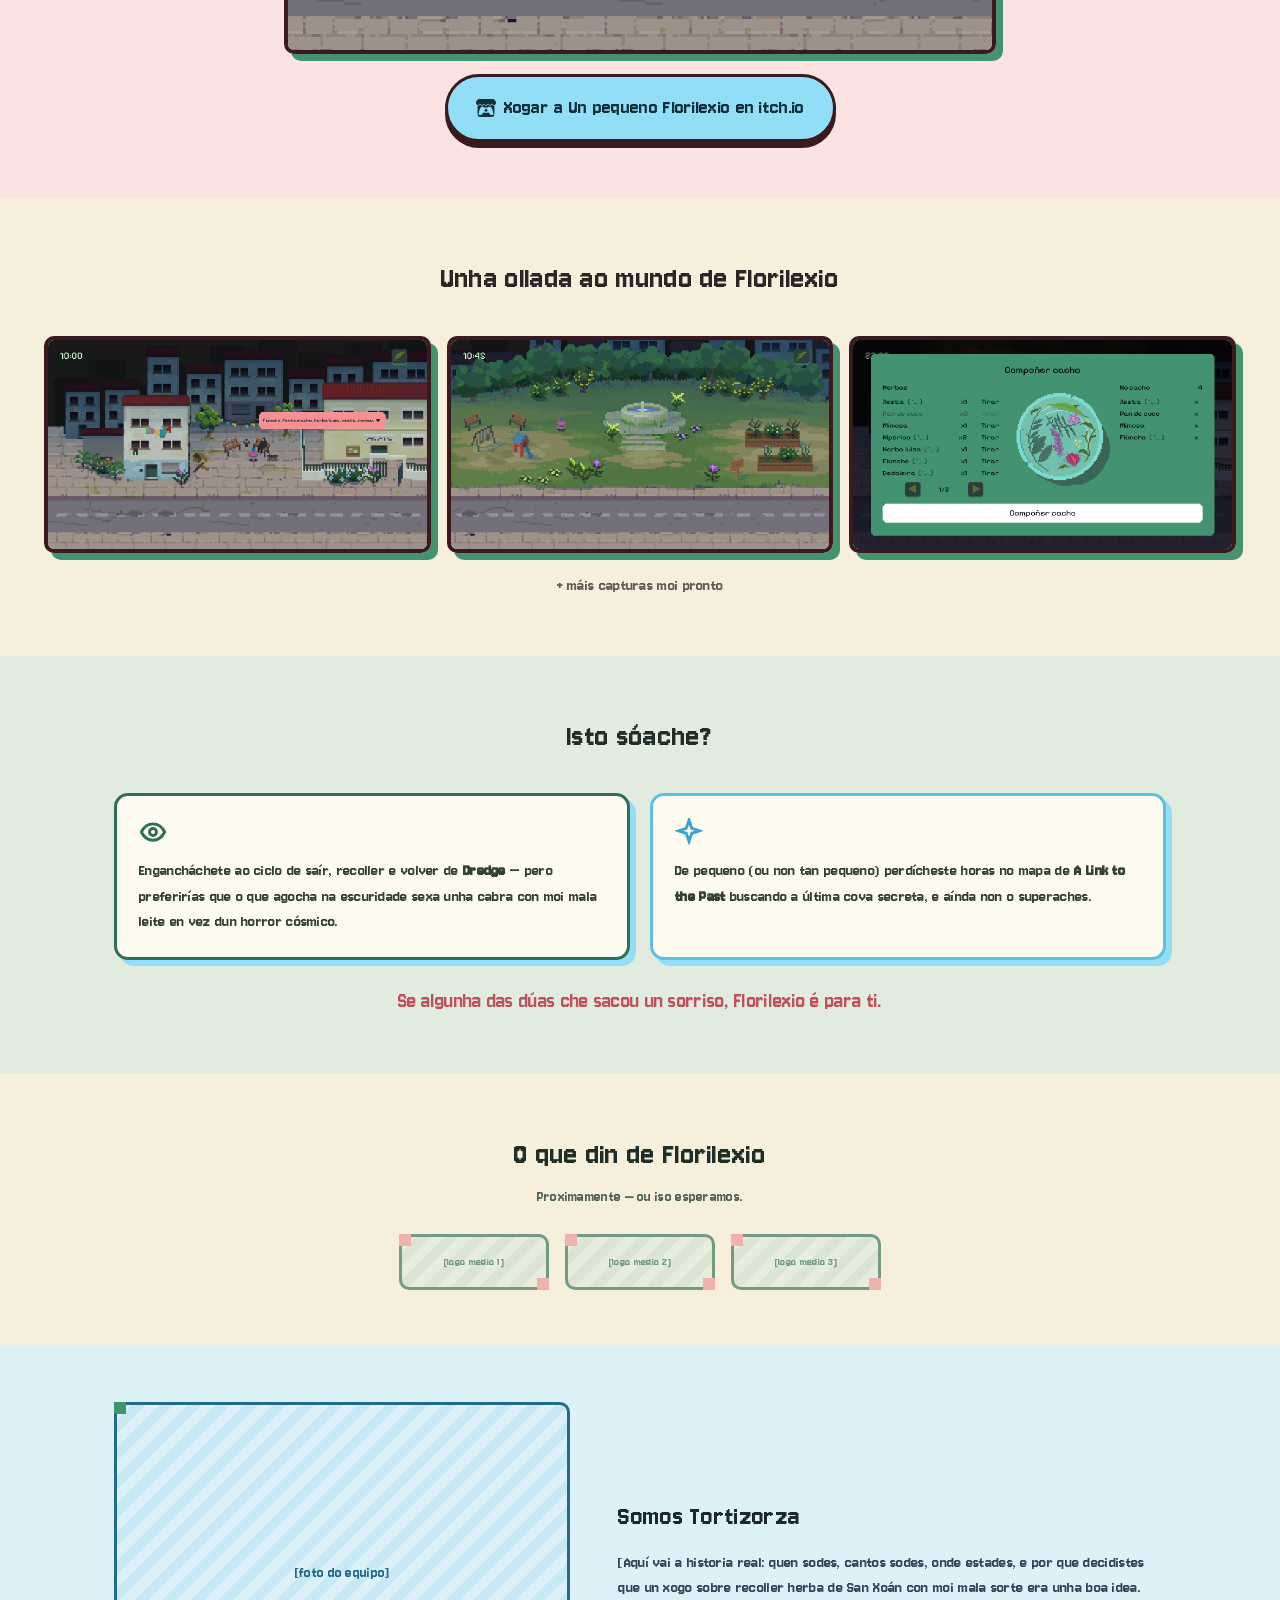
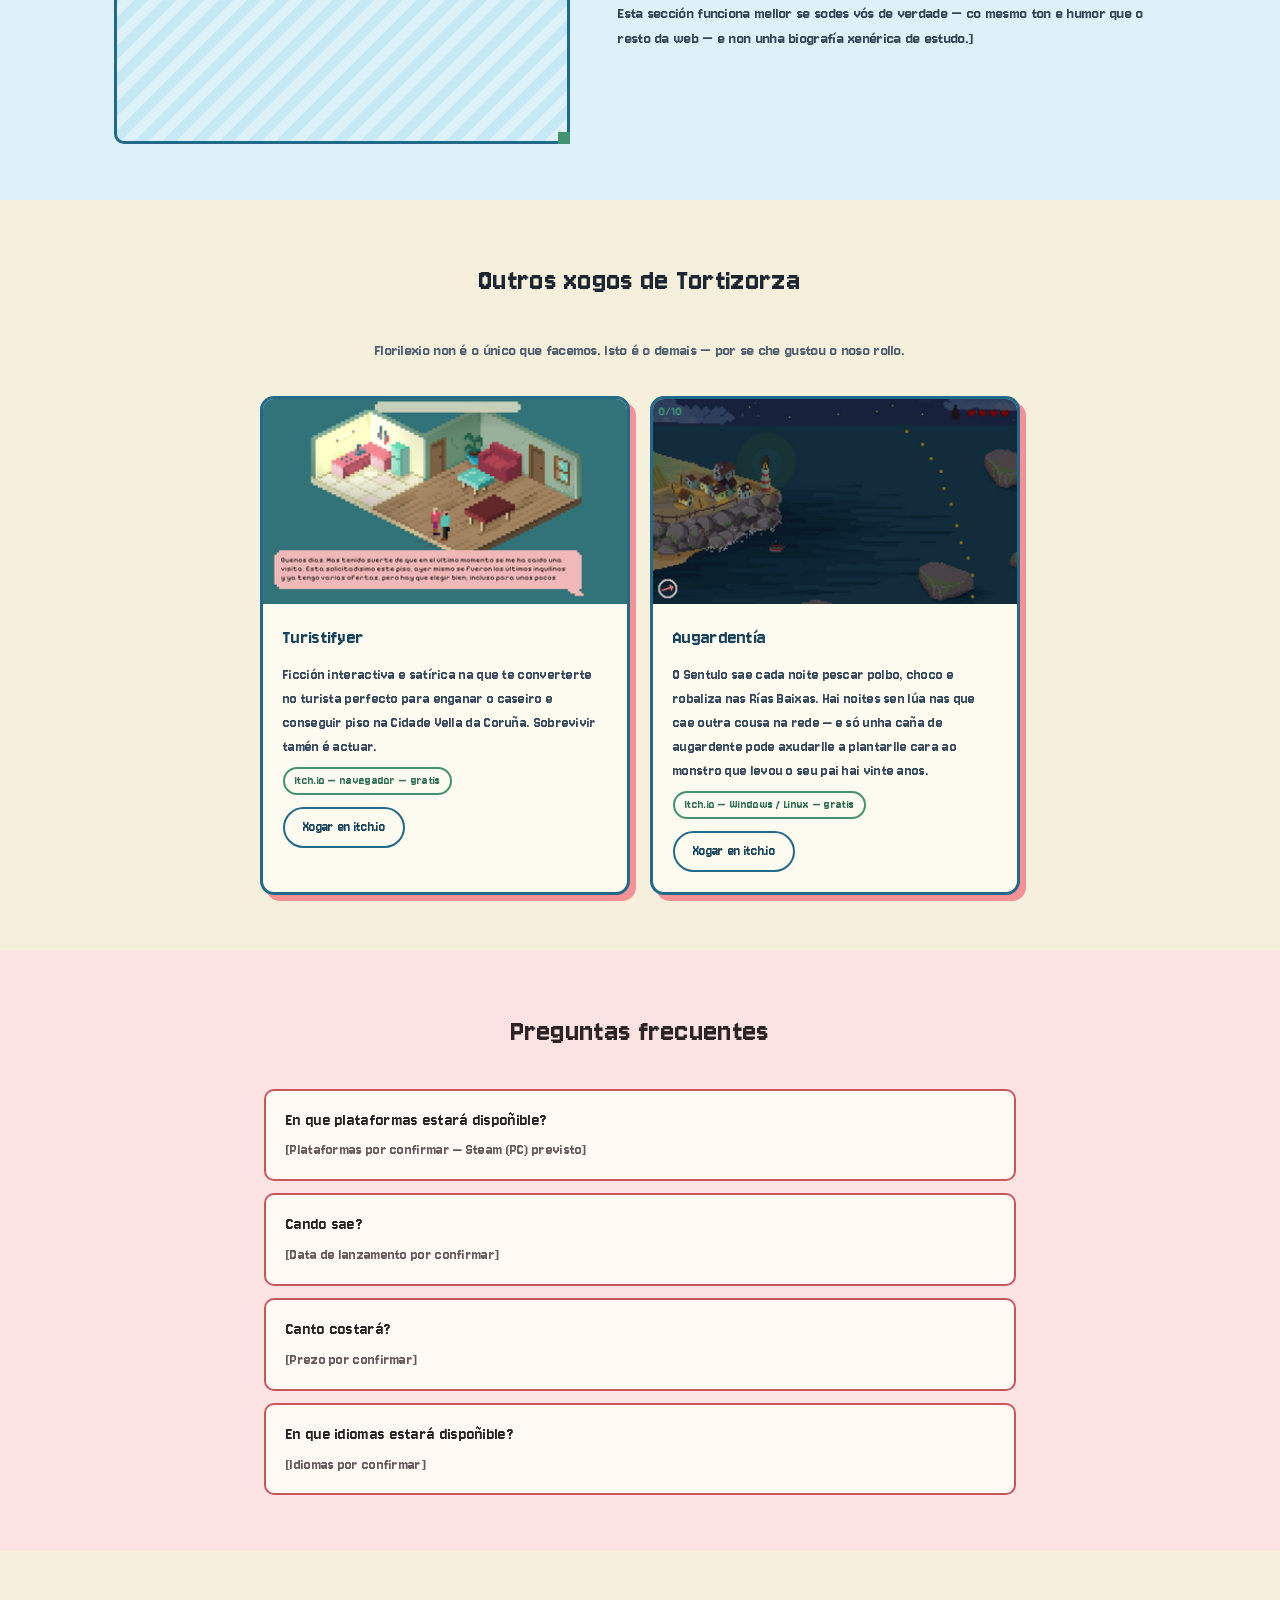
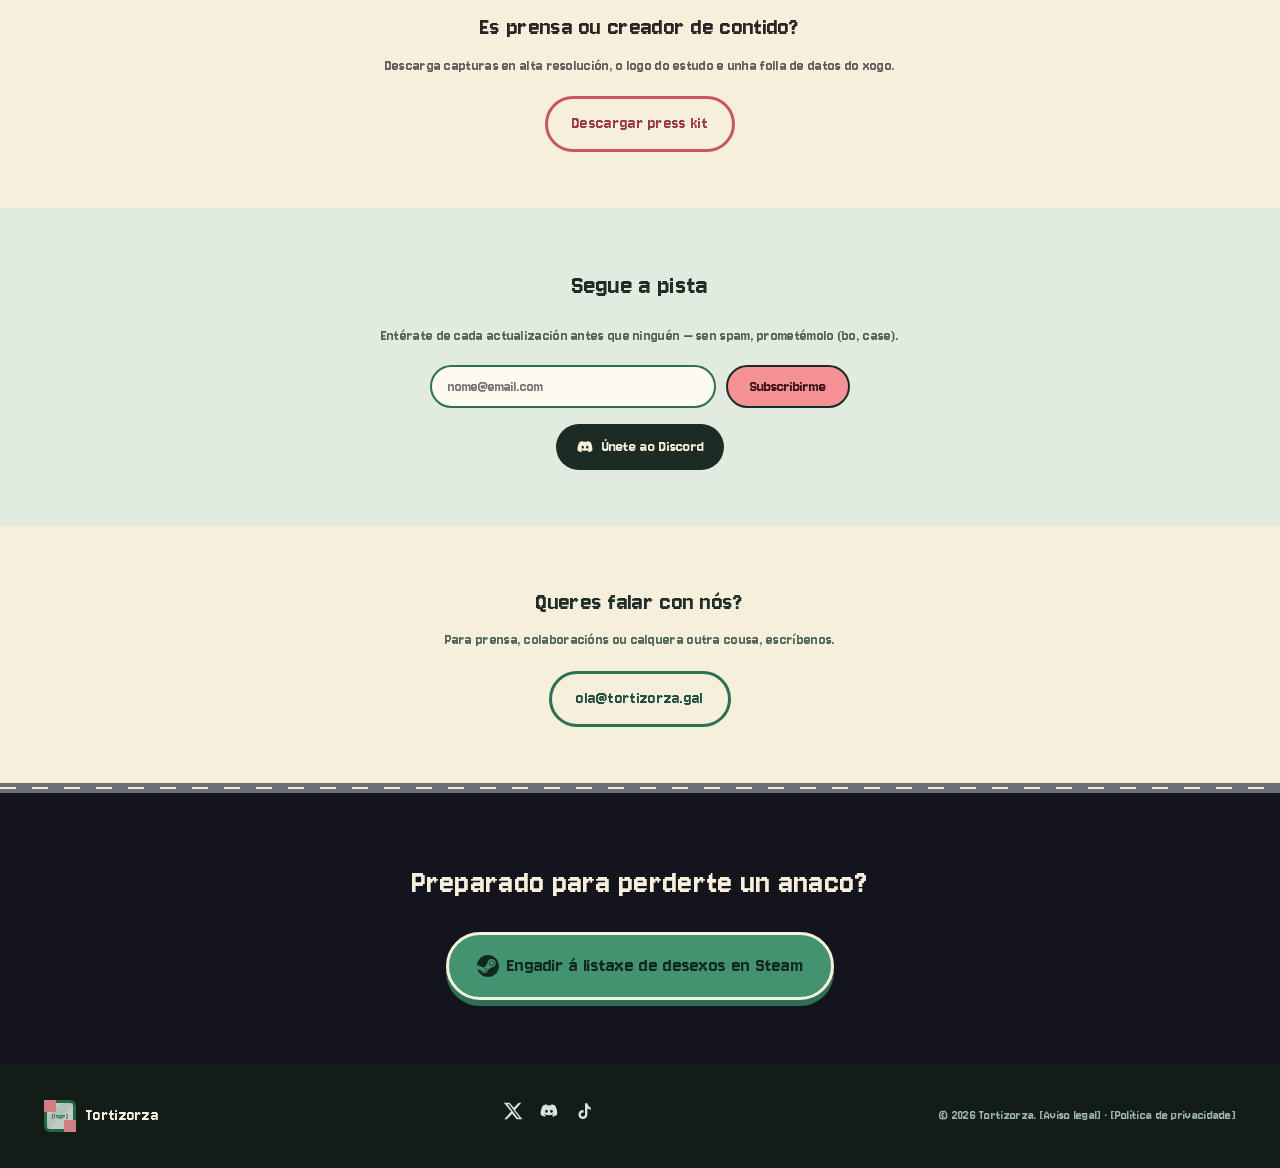
<file: v5/index.html>
<!doctype html>
<html lang="gl">
<head>
  <meta charset="utf-8">
  <meta name="viewport" content="width=device-width, initial-scale=1">
  <meta name="robots" content="noindex">
  <title>Florilexio — Tortizorza (v5)</title>
  <meta name="description" content="Florilexio é unha aventura de exploración e recolleita de Tortizorza. Cada herba agocha un segredo. Engádeo á túa listaxe de desexos en Steam.">
  <link rel="preconnect" href="https://fonts.googleapis.com">
  <link rel="preconnect" href="https://fonts.gstatic.com" crossorigin>
  <link rel="stylesheet" href="https://fonts.googleapis.com/css2?family=Jersey+10&display=swap">
  <link rel="stylesheet" href="../css/style.css">
  <link rel="stylesheet" href="../css/palettes/v5.css">
</head>
<body>

  <header class="site-header">
    <div class="brand">
      <div class="placeholder-box" style="width:40px;height:40px;border-radius:8px;font-size:8px;padding:2px;">[logo]</div>
      <span class="brand-name">Florilexio</span>
    </div>

    <button class="nav-toggle" id="navToggle" aria-expanded="false" aria-controls="navLinks" aria-label="Abrir menú">
      <svg width="20" height="20" viewBox="0 0 24 24" fill="none" stroke="currentColor" stroke-width="2.5" stroke-linecap="square"><path d="M3 6h18M3 12h18M3 18h18"/></svg>
    </button>

    <nav id="navLinks" class="nav-links" hidden>
      <a href="#mundo">O mundo</a>
      <a href="#proba-o-prototipo">Proba o prototipo</a>
      <a href="#galeria">Galería</a>
      <a href="#estudio">Estudio</a>
      <a href="#outros-xogos">Outros xogos</a>
      <a href="#faq">FAQ</a>
      <a href="#presskit">Press kit</a>
      <a href="#newsletter">Newsletter</a>
      <a href="#contacto">Contacto</a>
    </nav>

    <div class="header-cta">
      <a href="#" class="btn btn--cta btn--sm">
        <svg width="16" height="16" viewBox="0 0 24 24" fill="currentColor"><path d="M11.979 0C5.678 0 .511 4.86.022 11.037l6.432 2.658c.545-.371 1.203-.59 1.912-.59.063 0 .125.004.188.006l2.861-4.142V8.91c0-2.495 2.028-4.524 4.524-4.524 2.494 0 4.524 2.03 4.524 4.527s-2.03 4.525-4.524 4.525h-.105l-4.076 2.911c0 .052.004.105.004.159 0 1.875-1.515 3.396-3.39 3.396-1.635 0-3.016-1.173-3.331-2.727L.436 15.27C1.862 20.307 6.486 24 11.979 24c6.627 0 11.999-5.373 11.999-12S18.605 0 11.979 0zM7.54 18.21l-1.473-.61c.262.543.714.999 1.314 1.25 1.297.539 2.793-.076 3.332-1.375.263-.63.264-1.319.005-1.949s-.75-1.121-1.377-1.383c-.624-.26-1.29-.249-1.878-.03l1.523.63c.956.4 1.409 1.5 1.009 2.455-.397.957-1.497 1.41-2.454 1.012H7.54zm11.415-9.303c0-1.662-1.353-3.015-3.015-3.015-1.665 0-3.015 1.353-3.015 3.015 0 1.665 1.35 3.015 3.015 3.015 1.663 0 3.015-1.35 3.015-3.015zm-5.273-.005c0-1.252 1.013-2.266 2.265-2.266 1.249 0 2.266 1.014 2.266 2.266 0 1.251-1.017 2.265-2.266 2.265-1.253 0-2.265-1.014-2.265-2.265z"/></svg>
        <span>Wishlist</span>
      </a>
    </div>
  </header>

  <main>

    <!-- HERO -->
    <section class="hero">
      <div class="container">
        <div class="hero-copy">
          <span class="hero-tag">psst&hellip; hai algo entre a herba</span>
          <h1>Cada herba agocha un segredo.<br>Algunhas tamén morden.</h1>
          <p class="lead">Florilexio é unha aventura de exploración e recolleita para quen saíu unha vez a por camomila e volveu tres horas despois cunha maldición e un amigo novo.</p>
          <div class="hero-cta-wrap">
            <a href="#" class="btn btn--cta btn--lg">
              <svg width="20" height="20" viewBox="0 0 24 24" fill="currentColor"><path d="M11.979 0C5.678 0 .511 4.86.022 11.037l6.432 2.658c.545-.371 1.203-.59 1.912-.59.063 0 .125.004.188.006l2.861-4.142V8.91c0-2.495 2.028-4.524 4.524-4.524 2.494 0 4.524 2.03 4.524 4.527s-2.03 4.525-4.524 4.525h-.105l-4.076 2.911c0 .052.004.105.004.159 0 1.875-1.515 3.396-3.39 3.396-1.635 0-3.016-1.173-3.331-2.727L.436 15.27C1.862 20.307 6.486 24 11.979 24c6.627 0 11.999-5.373 11.999-12S18.605 0 11.979 0zM7.54 18.21l-1.473-.61c.262.543.714.999 1.314 1.25 1.297.539 2.793-.076 3.332-1.375.263-.63.264-1.319.005-1.949s-.75-1.121-1.377-1.383c-.624-.26-1.29-.249-1.878-.03l1.523.63c.956.4 1.409 1.5 1.009 2.455-.397.957-1.497 1.41-2.454 1.012H7.54zm11.415-9.303c0-1.662-1.353-3.015-3.015-3.015-1.665 0-3.015 1.353-3.015 3.015 0 1.665 1.35 3.015 3.015 3.015 1.663 0 3.015-1.35 3.015-3.015zm-5.273-.005c0-1.252 1.013-2.266 2.265-2.266 1.249 0 2.266 1.014 2.266 2.266 0 1.251-1.017 2.265-2.266 2.265-1.253 0-2.265-1.014-2.265-2.265z"/></svg>
              Engadir á listaxe de desexos en Steam
            </a>
            <span class="hero-note">[Dispoñible proximamente en Steam &mdash; data por confirmar]</span>
          </div>
        </div>
        <div class="shot-frame">
          <img src="../images/screenshots/calle-noche.png" alt="Captura de Florilexio: unha rúa da vila de noite, cunha burbulla de diálogo listando nomes de herbas" width="1279" height="717">
        </div>
      </div>
    </section>

    <div class="road-divider"></div>

    <!-- TRAILER -->
    <section class="section section--alt" id="trailer">
      <div class="container trailer-wrap">
        <h2 class="section-title">Ver antes de crer</h2>
        <p class="trailer-sub">Un adianto de que se sente perderse a propósito.</p>
        <div class="placeholder-box trailer-frame">
          <svg class="icon-play" width="46" height="46" viewBox="0 0 24 24" fill="none" stroke="#386656" stroke-width="2.5" stroke-linecap="square" stroke-linejoin="miter"><circle cx="12" cy="12" r="10"/><path d="M10 8l7 4-7 4V8z" fill="#386656" stroke="none"/></svg>
          [Tráiler de Florilexio &mdash; proximamente]
        </div>
      </div>
    </section>

    <!-- MUNDO Y MECÁNICAS -->
    <section class="section" id="mundo">
      <div class="container">
        <h2 class="section-title mundo-title">Un mundo feito para perderte nel</h2>

        <div class="feature-row">
          <div class="feature-media shot-frame">
            <img src="../images/screenshots/parque-dia.png" alt="Captura de Florilexio: un parque durante o día, cunha fonte e testos de herbas" width="1279" height="717" loading="lazy">
          </div>
          <div class="feature-copy">
            <h3>Cada sebe agocha algo</h3>
            <p>O mapa de Florilexio non che colle da man. Detrás de cada muro de pedra, cada claro raro e cada porta que &laquo;seguro que non leva a ningures&raquo; hai unha historia agardando &mdash; e ás veces, alguén agardando a que deixes de fisgar.</p>
            <a href="#" class="btn btn--cta btn--md">Wishlist en Steam</a>
          </div>
        </div>

        <div class="feature-row feature-row--reverse">
          <div class="feature-copy">
            <h3>Sáes por herba de San Xoán. Volves con outra cousa.</h3>
            <p>Recolle, seca, mestura, ou simplemente cárgaa no cesto mentres decides se de verdade queres saber para que serve. O ciclo de saír, explorar e volver premia a curiosidade tanto coma a paciencia.</p>
            <a href="#" class="btn btn--cta btn--md">Wishlist en Steam</a>
          </div>
          <div class="feature-media shot-frame">
            <img src="../images/screenshots/componer-ramo.png" alt="Captura de Florilexio: a pantalla de compoñer un ramo de herbas recollidas" width="1279" height="717" loading="lazy">
          </div>
        </div>

        <div class="feature-row">
          <div class="feature-media placeholder-box" style="aspect-ratio:16/9;">[captura &mdash; sistema de maxia]</div>
          <div class="feature-copy">
            <h3>A maxia ten efectos secundarios. Normalmente cómicos.</h3>
            <p>Cada feitizo mal calculado, cada ingrediente confundido e cada segredo desenterrado ten consecuencias &mdash; case nunca as que agardabas, case sempre motivo dunha boa anécdota.</p>
            <a href="#" class="btn btn--cta btn--md">Wishlist en Steam</a>
          </div>
        </div>
      </div>
    </section>

    <!-- PROBA O PROTOTIPO -->
    <section class="section section--alt prototype-wrap-outer" id="proba-o-prototipo">
      <div class="container prototype-wrap">
        <h2 class="section-title">Non queres agardar? Xoga xa a un anticipo</h2>
        <p>&laquo;Un pequeno Florilexio&raquo; é o prototipo gratuíto que sentou as bases do xogo completo &mdash; dispoñible agora mesmo en itch.io, sen esperas nin listaxes de desexos.</p>
        <div class="shot-frame">
          <img src="../images/other-games/florilexio-prototipo-shot.png" alt="Captura de Un pequeno Florilexio, o prototipo xogable en itch.io" width="1279" height="717" loading="lazy">
        </div>
        <a href="https://aroig.itch.io/un-pequeno-florilexio" target="_blank" rel="noopener" class="btn btn--cta btn--lg">
          <svg width="20" height="20" viewBox="0 0 24 24" fill="currentColor"><path d="M3.13 1.338C2.08 1.96.02 4.328 0 4.95v1.03c0 1.303 1.22 2.45 2.325 2.45 1.33 0 2.436-1.102 2.436-2.41 0 1.308 1.07 2.41 2.4 2.41 1.328 0 2.362-1.102 2.362-2.41 0 1.308 1.137 2.41 2.466 2.41h.024c1.33 0 2.466-1.102 2.466-2.41 0 1.308 1.034 2.41 2.363 2.41 1.33 0 2.4-1.102 2.4-2.41 0 1.308 1.106 2.41 2.435 2.41C22.78 8.43 24 7.282 24 5.98V4.95c-.02-.62-2.082-2.99-3.13-3.612-3.253-.114-5.508-.134-8.87-.133-3.362 0-7.945.053-8.87.133zm6.376 6.477a2.74 2.74 0 0 1-.468.602c-.5.49-1.19.795-1.947.795a2.786 2.786 0 0 1-1.95-.795c-.182-.178-.32-.37-.446-.59-.127.222-.303.412-.486.59a2.788 2.788 0 0 1-1.95.795c-.092 0-.187-.025-.264-.052-.107 1.113-.152 2.176-.168 2.95v.005l-.006 1.167c.02 2.334-.23 7.564 1.03 8.85 1.952.454 5.545.662 9.15.663 3.605 0 7.198-.21 9.15-.664 1.26-1.284 1.01-6.514 1.03-8.848l-.006-1.167v-.004c-.016-.775-.06-1.838-.168-2.95-.077.026-.172.052-.263.052a2.788 2.788 0 0 1-1.95-.795c-.184-.178-.36-.368-.486-.59-.127.22-.265.412-.447.59a2.786 2.786 0 0 1-1.95.794c-.76 0-1.446-.303-1.948-.793a2.74 2.74 0 0 1-.468-.602 2.738 2.738 0 0 1-.463.602 2.787 2.787 0 0 1-1.95.794h-.16a2.787 2.787 0 0 1-1.95-.793 2.738 2.738 0 0 1-.464-.602zm-2.004 2.59v.002c.795.002 1.5 0 2.373.953.687-.072 1.406-.108 2.125-.107.72 0 1.438.035 2.125.107.873-.953 1.578-.95 2.372-.953.376 0 1.876 0 2.92 2.934l1.123 4.028c.832 2.995-.266 3.068-1.636 3.07-2.03-.075-3.156-1.55-3.156-3.025-1.124.184-2.436.276-3.748.277-1.312 0-2.624-.093-3.748-.277 0 1.475-1.125 2.95-3.156 3.026-1.37-.004-2.468-.077-1.636-3.072l1.122-4.027c1.045-2.934 2.545-2.934 2.92-2.934zM12 12.714c-.002.002-2.14 1.964-2.523 2.662l1.4-.056v1.22c0 .056.56.033 1.123.007.562.026 1.124.05 1.124-.008v-1.22l1.4.055C14.138 14.677 12 12.713 12 12.713z"/></svg>
          Xogar a Un pequeno Florilexio en itch.io
        </a>
      </div>
    </section>

    <!-- GALERÍA -->
    <section class="section" id="galeria">
      <div class="container">
        <h2 class="section-title">Unha ollada ao mundo de Florilexio</h2>
        <div class="gallery-grid">
          <div class="shot-frame"><img src="../images/screenshots/calle-noche.png" alt="Captura de Florilexio" loading="lazy"></div>
          <div class="shot-frame"><img src="../images/screenshots/parque-dia.png" alt="Captura de Florilexio" loading="lazy"></div>
          <div class="shot-frame"><img src="../images/screenshots/componer-ramo.png" alt="Captura de Florilexio" loading="lazy"></div>
        </div>
        <p class="gallery-note">+ máis capturas moi pronto</p>
      </div>
    </section>

    <!-- PARA QUIÉN -->
    <section class="section section--alt" id="para-quien">
      <div class="container" style="max-width:1100px;">
        <h2 class="section-title">Isto sóache?</h2>
        <div class="whofor-grid">
          <div class="whofor-card">
            <svg class="icon-a" width="28" height="28" viewBox="0 0 24 24" fill="none" stroke="#4b8570" stroke-width="2.5" stroke-linecap="square" stroke-linejoin="miter"><path d="M2 12c2-4 5-7 10-7s8 3 10 7c-2 4-5 7-10 7s-8-3-10-7z"/><circle cx="12" cy="12" r="3"/></svg>
            <p>Engancháchete ao ciclo de saír, recoller e volver de <strong>Dredge</strong> &mdash; pero preferirías que o que agocha na escuridade sexa unha cabra con moi mala leite en vez dun horror cósmico.</p>
          </div>
          <div class="whofor-card whofor-card--terracotta">
            <svg class="icon-b" width="28" height="28" viewBox="0 0 24 24" fill="none" stroke="#b1483c" stroke-width="2.5" stroke-linecap="square" stroke-linejoin="miter"><path d="M12 2l2.4 6.9L21 11l-6.6 2.1L12 20l-2.4-6.9L3 11l6.6-2.1z"/></svg>
            <p>De pequeno (ou non tan pequeno) perdícheste horas no mapa de <strong>A Link to the Past</strong> buscando a última cova secreta, e aínda non o superaches.</p>
          </div>
        </div>
        <p class="whofor-closing">Se algunha das dúas che sacou un sorriso, Florilexio é para ti.</p>
      </div>
    </section>

    <!-- PRENSA -->
    <section class="section" id="prensa">
      <div class="container prensa-wrap">
        <h2 class="section-title" style="font-size:32px;margin-bottom:6px;">O que din de Florilexio</h2>
        <p class="prensa-sub">Proximamente &mdash; ou iso esperamos.</p>
        <div class="prensa-logos">
          <div class="placeholder-box">[logo medio 1]</div>
          <div class="placeholder-box">[logo medio 2]</div>
          <div class="placeholder-box">[logo medio 3]</div>
        </div>
      </div>
    </section>

    <!-- ESTUDIO -->
    <section class="section section--alt" id="estudio">
      <div class="container estudio-grid" style="max-width:1100px;">
        <div class="placeholder-box estudio-photo">[foto do equipo]</div>
        <div class="estudio-copy">
          <h2>Somos Tortizorza</h2>
          <p>[Aquí vai a historia real: quen sodes, cantos sodes, onde estades, e por que decidistes que un xogo sobre recoller herba de San Xoán con moi mala sorte era unha boa idea. Esta sección funciona mellor se sodes vós de verdade &mdash; co mesmo ton e humor que o resto da web &mdash; e non unha biografía xenérica de estudo.]</p>
        </div>
      </div>
    </section>

    <!-- OUTROS XOGOS DO ESTUDIO -->
    <section class="section" id="outros-xogos">
      <div class="container">
        <h2 class="section-title">Outros xogos de Tortizorza</h2>
        <p class="otros-juegos-sub">Florilexio non é o único que facemos. Isto é o demais &mdash; por se che gustou o noso rollo.</p>
        <div class="games-grid">
          <article class="game-card">
            <div class="game-card-media"><img src="../images/other-games/turistifyer-cover.png" alt="Portada de Turistifyer" loading="lazy"></div>
            <div class="game-card-copy">
              <h3>Turistifyer</h3>
              <p>Ficción interactiva e satírica na que te converterte no turista perfecto para enganar o caseiro e conseguir piso na Cidade Vella da Coruña. Sobrevivir tamén é actuar.</p>
              <span class="game-card-tag">Itch.io &mdash; navegador &mdash; gratis</span>
              <a href="https://aroig.itch.io/turistifyer" target="_blank" rel="noopener" class="btn btn--ghost btn--sm">Xogar en itch.io</a>
            </div>
          </article>

          <article class="game-card">
            <div class="game-card-media"><img src="../images/other-games/augardentia-cover.png" alt="Portada de Augardentía" loading="lazy"></div>
            <div class="game-card-copy">
              <h3>Augardentía</h3>
              <p>O Sentulo sae cada noite pescar polbo, choco e robaliza nas Rías Baixas. Hai noites sen lúa nas que cae outra cousa na rede &mdash; e só unha caña de augardente pode axudarlle a plantarlle cara ao monstro que levou o seu pai hai vinte anos.</p>
              <span class="game-card-tag">Itch.io &mdash; Windows / Linux &mdash; gratis</span>
              <a href="https://aroig.itch.io/augardentia" target="_blank" rel="noopener" class="btn btn--ghost btn--sm">Xogar en itch.io</a>
            </div>
          </article>
        </div>
      </div>
    </section>

    <!-- FAQ -->
    <section class="section section--alt" id="faq">
      <div class="container faq-wrap">
        <h2 class="section-title">Preguntas frecuentes</h2>
        <div class="faq-list">
          <div class="faq-item">
            <h3>En que plataformas estará dispoñible?</h3>
            <p>[Plataformas por confirmar &mdash; Steam (PC) previsto]</p>
          </div>
          <div class="faq-item">
            <h3>Cando sae?</h3>
            <p>[Data de lanzamento por confirmar]</p>
          </div>
          <div class="faq-item">
            <h3>Canto costará?</h3>
            <p>[Prezo por confirmar]</p>
          </div>
          <div class="faq-item">
            <h3>En que idiomas estará dispoñible?</h3>
            <p>[Idiomas por confirmar]</p>
          </div>
        </div>
      </div>
    </section>

    <!-- PRESS KIT -->
    <section class="section presskit-wrap" id="presskit">
      <h2>Es prensa ou creador de contido?</h2>
      <p>Descarga capturas en alta resolución, o logo do estudo e unha folla de datos do xogo.</p>
      <a href="#" class="btn btn--ghost">Descargar press kit</a>
    </section>

    <!-- NEWSLETTER -->
    <section class="section section--alt" id="newsletter">
      <div class="container newsletter-wrap">
        <h2>Segue a pista</h2>
        <p>Entérate de cada actualización antes que ninguén &mdash; sen spam, prometémolo (bo, case).</p>
        <form class="newsletter-form" action="#" method="post">
          <label for="email" style="position:absolute;left:-9999px;">Correo electrónico</label>
          <input type="email" id="email" name="email" placeholder="nome@email.com" required>
          <button type="submit" class="btn btn--cta btn--md">Subscribirme</button>
        </form>
        <a href="#" class="btn btn--dark">
          <svg width="18" height="18" viewBox="0 0 24 24" fill="currentColor"><path d="M19.3 5.3c-1.4-.6-2.8-1-4.3-1.3-.2.4-.4.8-.6 1.3-1.6-.2-3.1-.2-4.7 0-.2-.4-.4-.9-.6-1.3-1.5.3-2.9.7-4.3 1.3C2.4 9.1 1.7 12.8 2 16.5c1.7 1.3 3.4 2 5 2.5.4-.6.8-1.2 1.1-1.9-.6-.2-1.2-.5-1.7-.9.1-.1.3-.2.4-.3 3.3 1.5 6.9 1.5 10.2 0 .1.1.3.2.4.3-.5.4-1.1.6-1.7.9.3.7.7 1.3 1.1 1.9 1.6-.5 3.3-1.3 5-2.5.4-4.3-.7-8-2.5-11.2zM9 14.2c-.9 0-1.6-.9-1.6-1.9s.7-1.9 1.6-1.9 1.6.9 1.6 1.9-.7 1.9-1.6 1.9zm6 0c-.9 0-1.6-.9-1.6-1.9s.7-1.9 1.6-1.9 1.6.9 1.6 1.9-.7 1.9-1.6 1.9z"/></svg>
          Únete ao Discord
        </a>
      </div>
    </section>

    <!-- CONTACTO -->
    <section class="section presskit-wrap" id="contacto">
      <h2>Queres falar con nós?</h2>
      <p>Para prensa, colaboracións ou calquera outra cousa, escríbenos.</p>
      <a href="mailto:ola@tortizorza.gal" class="btn btn--ghost">ola@tortizorza.gal</a>
    </section>

    <div class="road-divider"></div>

    <!-- CTA FINAL -->
    <section class="cta-final">
      <div class="container">
        <h2>Preparado para perderte un anaco?</h2>
        <a href="#" class="btn btn--cta btn--lg">
          <svg width="22" height="22" viewBox="0 0 24 24" fill="currentColor"><path d="M11.979 0C5.678 0 .511 4.86.022 11.037l6.432 2.658c.545-.371 1.203-.59 1.912-.59.063 0 .125.004.188.006l2.861-4.142V8.91c0-2.495 2.028-4.524 4.524-4.524 2.494 0 4.524 2.03 4.524 4.527s-2.03 4.525-4.524 4.525h-.105l-4.076 2.911c0 .052.004.105.004.159 0 1.875-1.515 3.396-3.39 3.396-1.635 0-3.016-1.173-3.331-2.727L.436 15.27C1.862 20.307 6.486 24 11.979 24c6.627 0 11.999-5.373 11.999-12S18.605 0 11.979 0zM7.54 18.21l-1.473-.61c.262.543.714.999 1.314 1.25 1.297.539 2.793-.076 3.332-1.375.263-.63.264-1.319.005-1.949s-.75-1.121-1.377-1.383c-.624-.26-1.29-.249-1.878-.03l1.523.63c.956.4 1.409 1.5 1.009 2.455-.397.957-1.497 1.41-2.454 1.012H7.54zm11.415-9.303c0-1.662-1.353-3.015-3.015-3.015-1.665 0-3.015 1.353-3.015 3.015 0 1.665 1.35 3.015 3.015 3.015 1.663 0 3.015-1.35 3.015-3.015zm-5.273-.005c0-1.252 1.013-2.266 2.265-2.266 1.249 0 2.266 1.014 2.266 2.266 0 1.251-1.017 2.265-2.266 2.265-1.253 0-2.265-1.014-2.265-2.265z"/></svg>
          Engadir á listaxe de desexos en Steam
        </a>
      </div>
    </section>

  </main>

  <footer class="site-footer">
    <div class="container footer-inner">
      <div class="footer-brand">
        <div class="placeholder-box" style="width:32px;height:32px;border-radius:6px;font-size:7px;padding:2px;opacity:.85;">[logo]</div>
        <span>Tortizorza</span>
      </div>
      <div class="social-links">
        <a href="#" aria-label="X (Twitter)"><svg width="20" height="20" viewBox="0 0 24 24" fill="currentColor"><path d="M18.9 2H22l-7.6 8.7L23.3 22h-6.9l-5.4-6.7L4.7 22H1.6l8.1-9.3L1 2h7l4.9 6.1L18.9 2zm-1.2 18h1.9L7.4 4H5.4l12.3 16z"/></svg></a>
        <a href="#" aria-label="Discord"><svg width="20" height="20" viewBox="0 0 24 24" fill="currentColor"><path d="M19.3 5.3c-1.4-.6-2.8-1-4.3-1.3-.2.4-.4.8-.6 1.3-1.6-.2-3.1-.2-4.7 0-.2-.4-.4-.9-.6-1.3-1.5.3-2.9.7-4.3 1.3C2.4 9.1 1.7 12.8 2 16.5c1.7 1.3 3.4 2 5 2.5.4-.6.8-1.2 1.1-1.9-.6-.2-1.2-.5-1.7-.9.1-.1.3-.2.4-.3 3.3 1.5 6.9 1.5 10.2 0 .1.1.3.2.4.3-.5.4-1.1.6-1.7.9.3.7.7 1.3 1.1 1.9 1.6-.5 3.3-1.3 5-2.5.4-4.3-.7-8-2.5-11.2zM9 14.2c-.9 0-1.6-.9-1.6-1.9s.7-1.9 1.6-1.9 1.6.9 1.6 1.9-.7 1.9-1.6 1.9zm6 0c-.9 0-1.6-.9-1.6-1.9s.7-1.9 1.6-1.9 1.6.9 1.6 1.9-.7 1.9-1.6 1.9z"/></svg></a>
        <a href="#" aria-label="TikTok"><svg width="20" height="20" viewBox="0 0 24 24" fill="currentColor"><path d="M16.6 5.8c-1-.7-1.6-1.8-1.7-3H12v13.4c0 1.4-1.1 2.5-2.5 2.5S7 17.6 7 16.2s1.1-2.5 2.5-2.5c.3 0 .5 0 .8.1v-2.9c-.3 0-.5-.1-.8-.1-3 0-5.4 2.4-5.4 5.4S6.5 21.6 9.5 21.6s5.4-2.4 5.4-5.4V9.1c1.1.8 2.5 1.3 4 1.3V7.5c-.8 0-1.6-.2-2.3-.6z"/></svg></a>
      </div>
      <p class="legal">&copy; 2026 Tortizorza. [Aviso legal] &middot; [Política de privacidade]</p>
    </div>
  </footer>

  <script src="../js/main.js"></script>
</body>
</html>
</file>
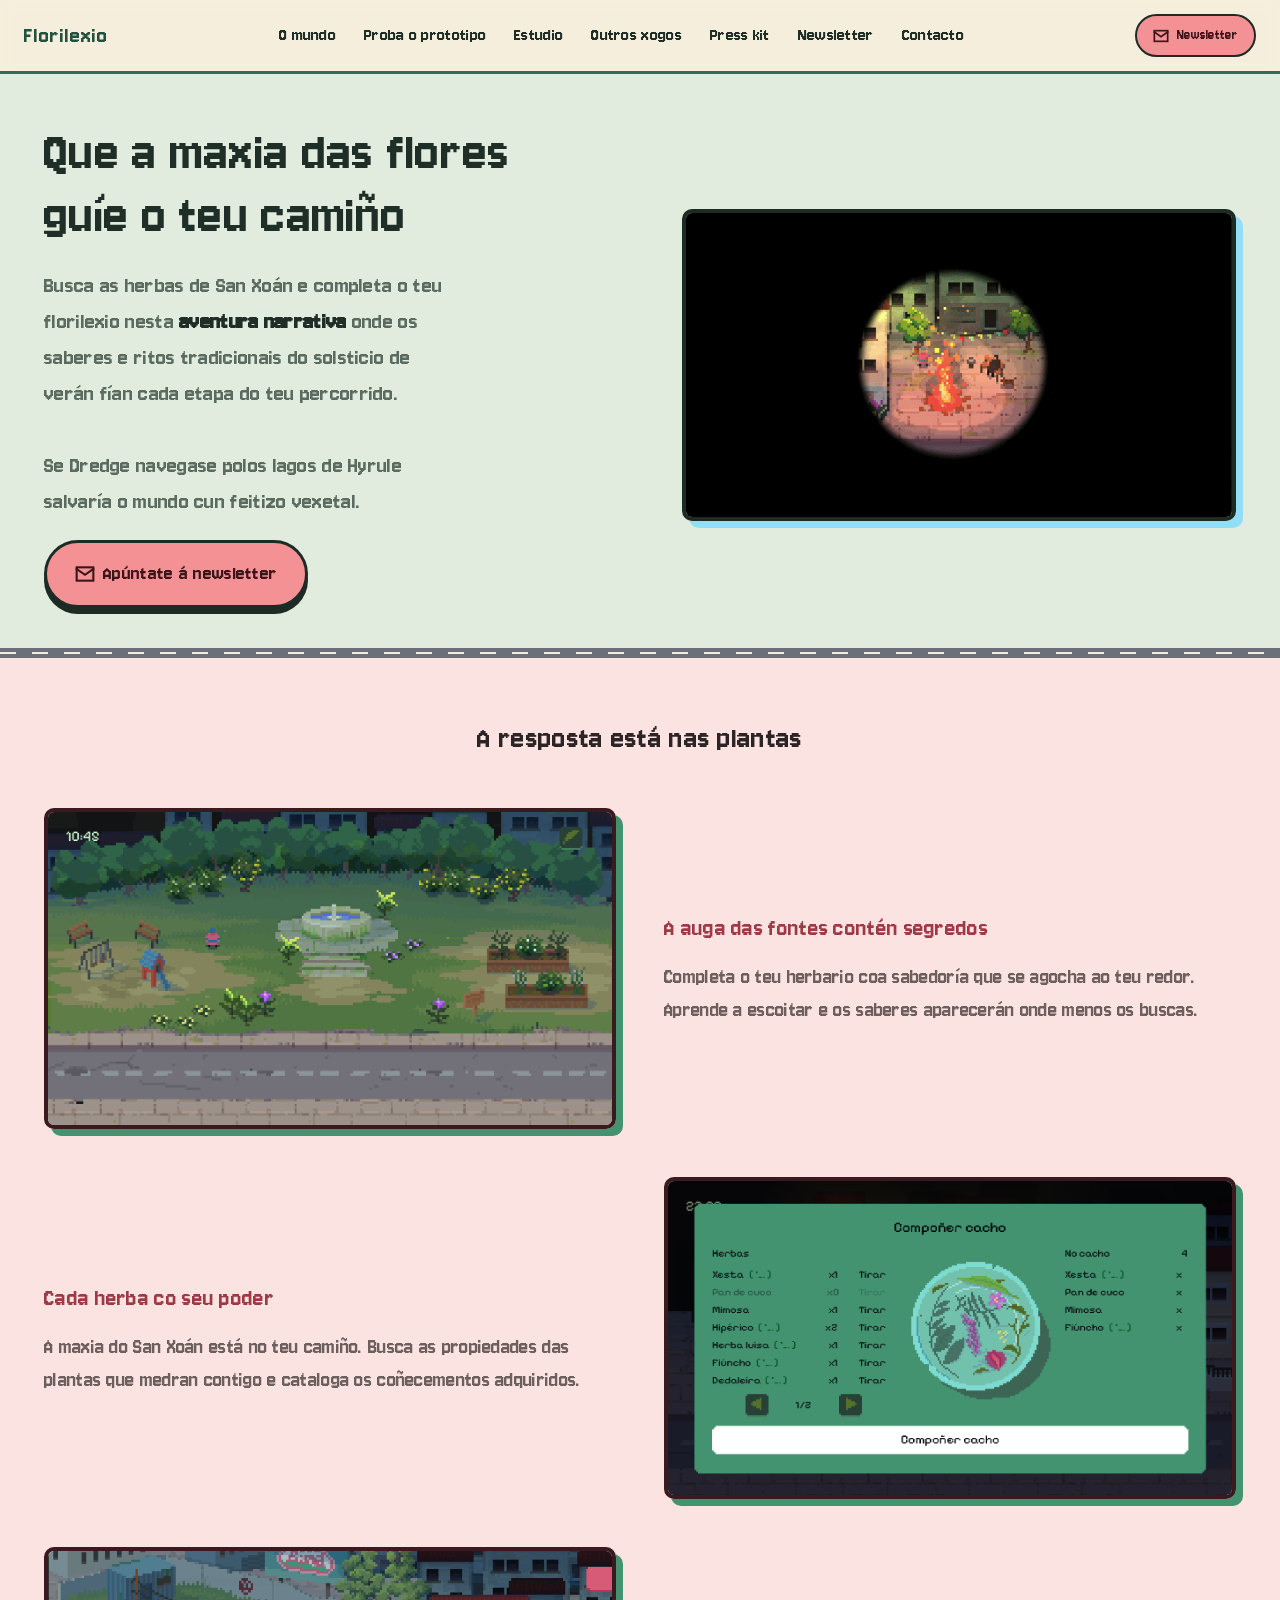
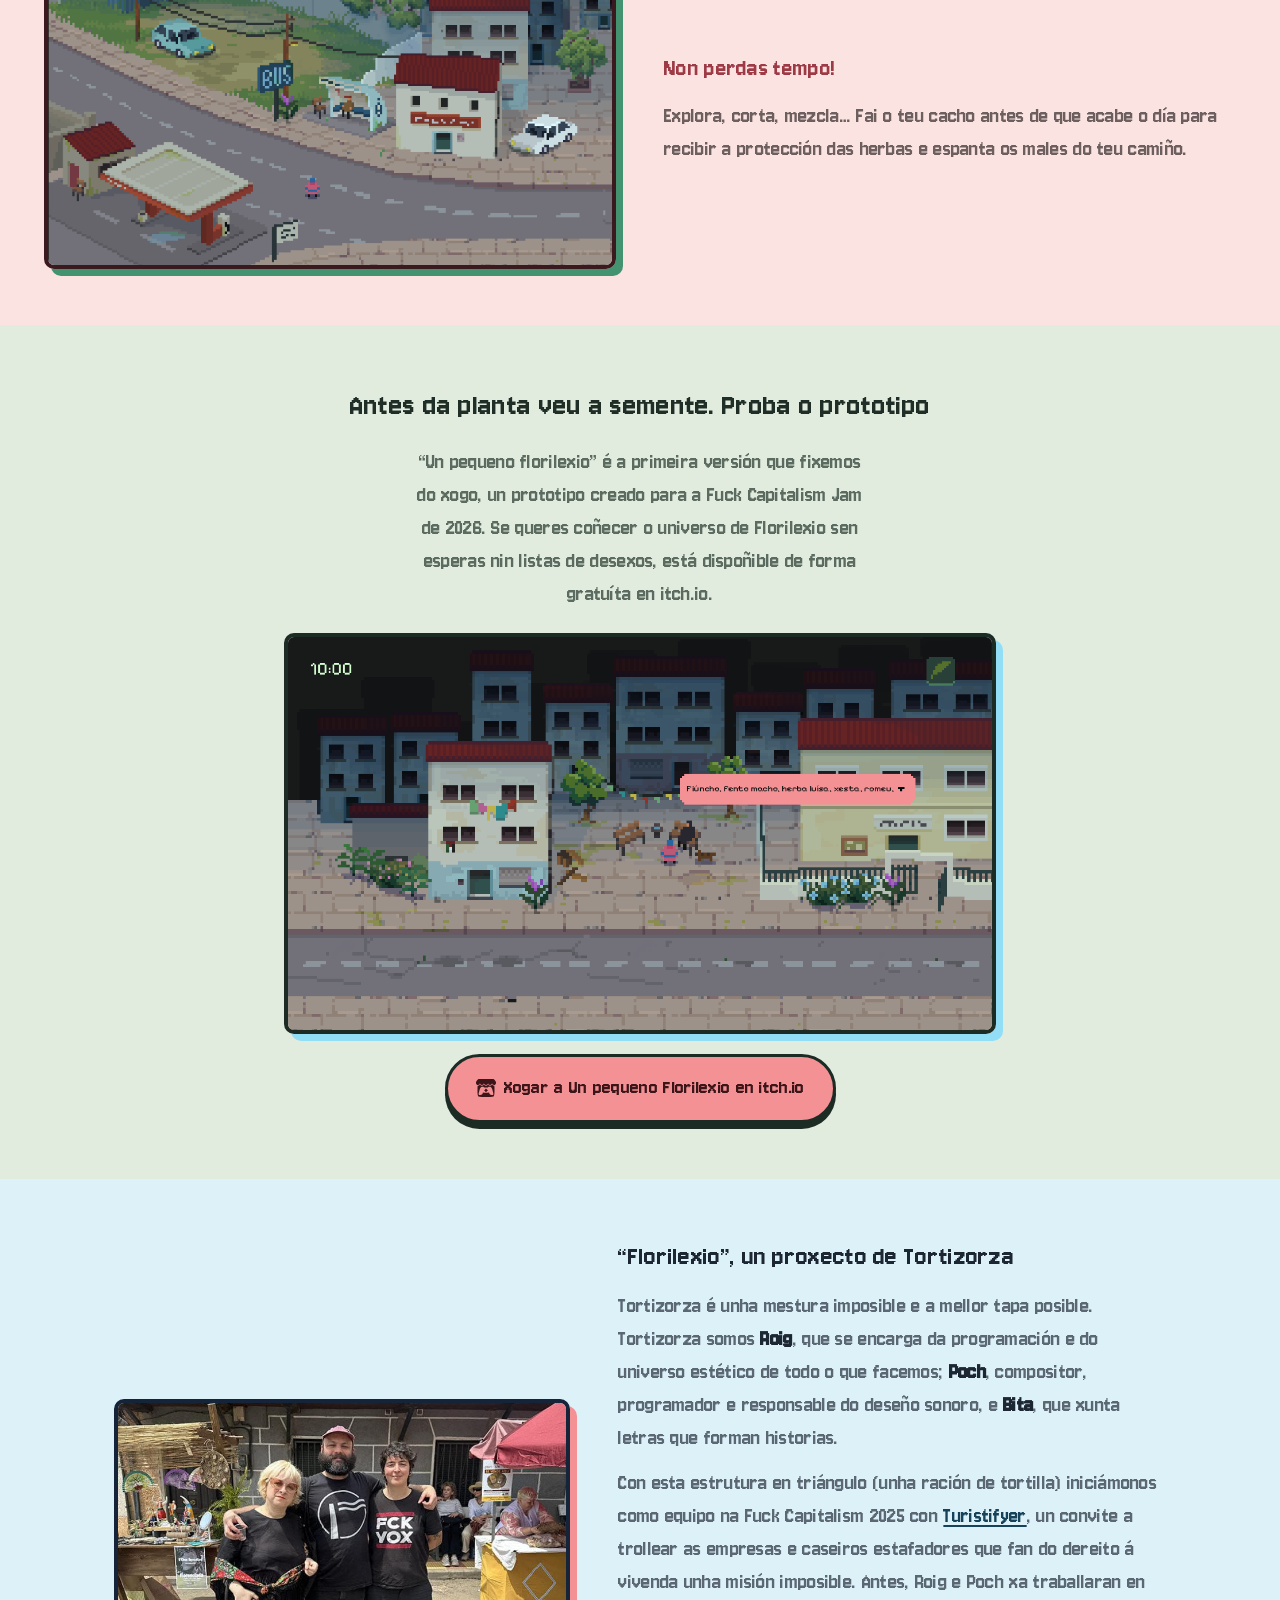
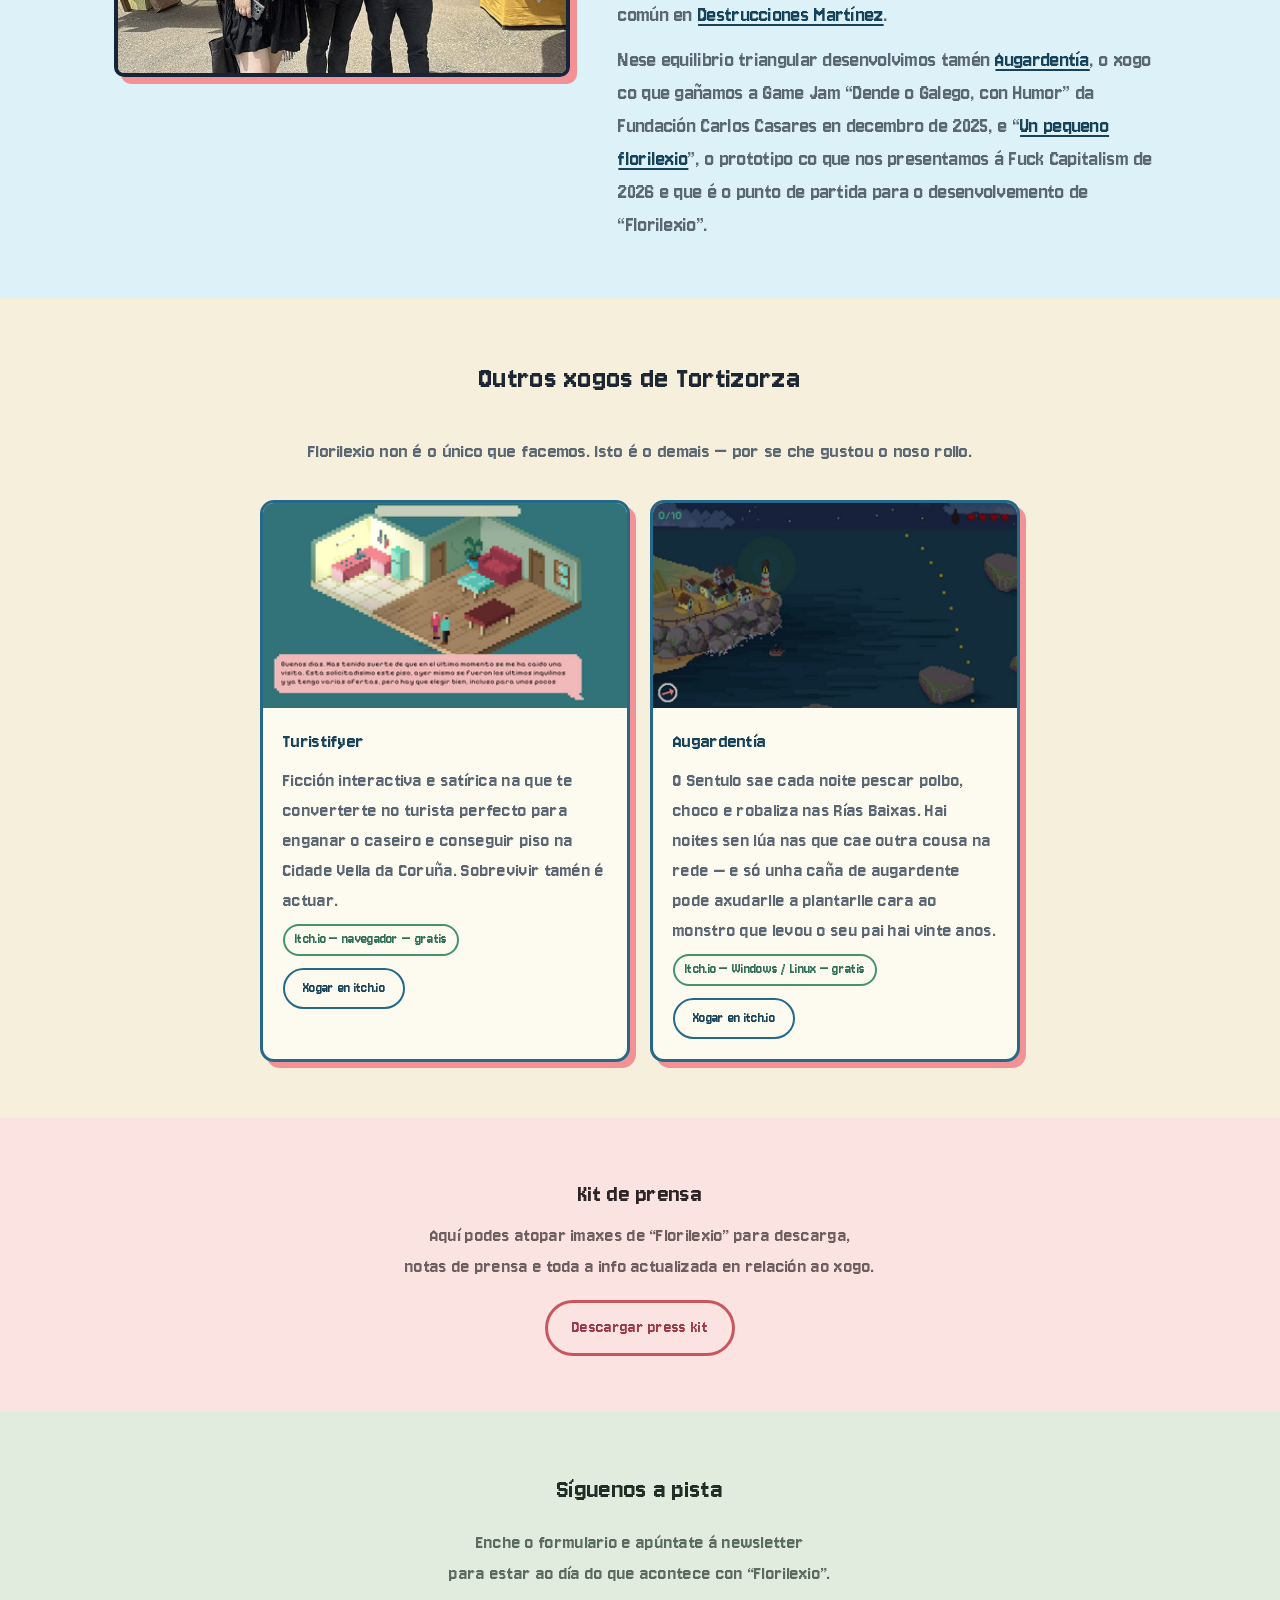
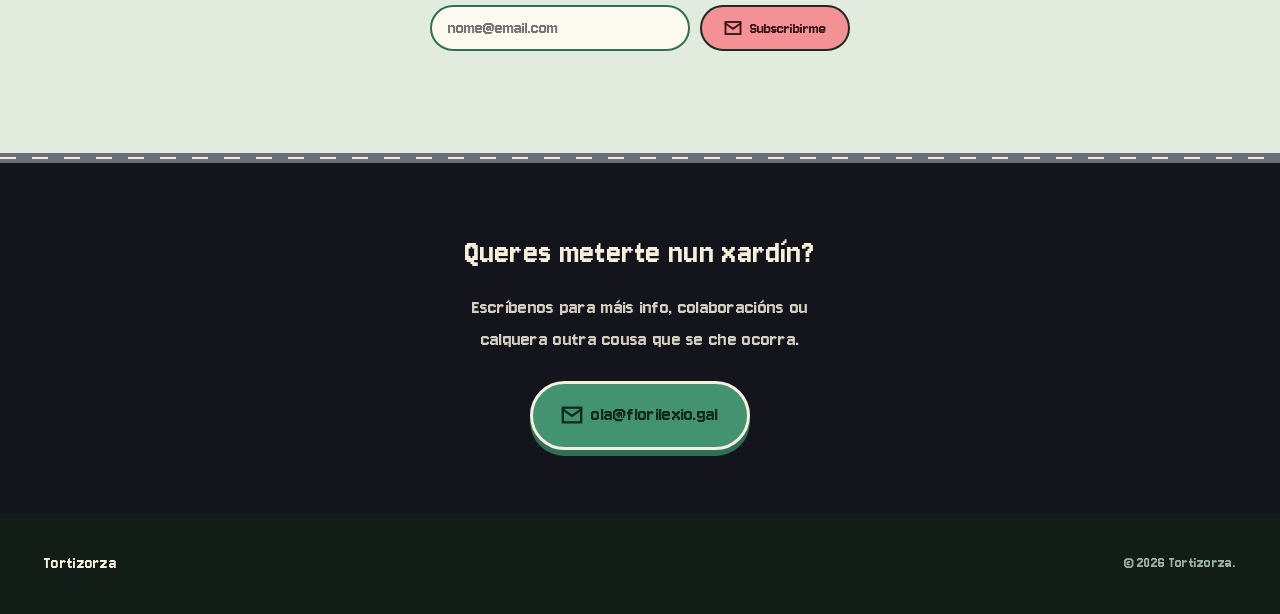
<file: v6/index.html>
<!doctype html>
<html lang="gl">
<head>
  <meta charset="utf-8">
  <meta name="viewport" content="width=device-width, initial-scale=1">
  <meta name="robots" content="noindex">
  <title>Florilexio — Tortizorza (v6)</title>
  <meta name="description" content="Florilexio é unha aventura de exploración e recolleita de Tortizorza. Busca as herbas de San Xoán e completa o teu florilexio. Apúntate á newsletter para estar ao día.">
  <link rel="preconnect" href="https://fonts.googleapis.com">
  <link rel="preconnect" href="https://fonts.gstatic.com" crossorigin>
  <link rel="stylesheet" href="https://fonts.googleapis.com/css2?family=Jersey+10&display=swap">
  <link rel="stylesheet" href="../css/style.css">
  <link rel="stylesheet" href="../css/palettes/v5.css">
  <link rel="stylesheet" href="../css/v6.css">
</head>
<body>

  <header class="site-header">
    <div class="brand">
      <!-- OCULTO (logo de proba): <div class="placeholder-box" style="width:40px;height:40px;border-radius:8px;font-size:8px;padding:2px;">[logo]</div> -->
      <span class="brand-name">Florilexio</span>
    </div>

    <button class="nav-toggle" id="navToggle" aria-expanded="false" aria-controls="navLinks" aria-label="Abrir menú">
      <svg width="20" height="20" viewBox="0 0 24 24" fill="none" stroke="currentColor" stroke-width="2.5" stroke-linecap="square"><path d="M3 6h18M3 12h18M3 18h18"/></svg>
    </button>

    <nav id="navLinks" class="nav-links" hidden>
      <a href="#mundo">O mundo</a>
      <a href="#proba-o-prototipo">Proba o prototipo</a>
      <a href="#estudio">Estudio</a>
      <a href="#outros-xogos">Outros xogos</a>
      <a href="#presskit">Press kit</a>
      <a href="#newsletter">Newsletter</a>
      <a href="#escribenos">Contacto</a>
    </nav>

    <div class="header-cta">
      <a href="#newsletter" class="btn btn--cta btn--sm">
        <svg width="16" height="16" viewBox="0 0 24 24" fill="none" stroke="currentColor" stroke-width="2.5" stroke-linecap="square" stroke-linejoin="miter" aria-hidden="true"><rect x="2" y="4" width="20" height="16"/><path d="M2 6l10 7 10-7"/></svg>
        <span>Newsletter</span>
      </a>
    </div>
  </header>

  <main>

    <!-- HERO -->
    <section class="hero">
      <div class="container">
        <div class="hero-copy">
          <!-- OCULTO: <span class="hero-tag">psst&hellip; hai algo entre a herba</span> -->
          <h1>Que a maxia das flores<br>guíe o teu camiño</h1>
          <p class="lead">Busca as herbas de San Xoán e completa o teu florilexio nesta <strong>aventura narrativa</strong> onde os saberes e ritos tradicionais do solsticio de verán fían cada etapa do teu percorrido.<br><br>Se Dredge navegase polos lagos de Hyrule salvaría o mundo cun feitizo vexetal.</p>
          <div class="hero-cta-wrap">
            <a href="#newsletter" class="btn btn--cta btn--lg">
              <svg width="20" height="20" viewBox="0 0 24 24" fill="none" stroke="currentColor" stroke-width="2.5" stroke-linecap="square" stroke-linejoin="miter" aria-hidden="true"><rect x="2" y="4" width="20" height="16"/><path d="M2 6l10 7 10-7"/></svg>
              Apúntate á newsletter
            </a>
            <!-- OCULTO: <span class="hero-note">[Dispoñible proximamente en Steam &mdash; data por confirmar]</span> -->
          </div>
        </div>
        <div class="shot-frame">
          <img src="../images/screenshots/fogueira.gif" alt="Animación de Florilexio: unha fogueira de San Xoán ardendo nunha praza da vila" width="800" height="446">
        </div>
      </div>
    </section>

    <div class="road-divider"></div>

    <!-- OCULTO (Ver antes de crer): descomentar para recuperar
    <section class="section section--alt" id="trailer">
      <div class="container trailer-wrap">
        <h2 class="section-title">Ver antes de crer</h2>
        <p class="trailer-sub">Un adianto de que se sente perderse a propósito.</p>
        <div class="placeholder-box trailer-frame">
          <svg class="icon-play" width="46" height="46" viewBox="0 0 24 24" fill="none" stroke="#386656" stroke-width="2.5" stroke-linecap="square" stroke-linejoin="miter"><circle cx="12" cy="12" r="10"/><path d="M10 8l7 4-7 4V8z" fill="#386656" stroke="none"/></svg>
          [Tráiler de Florilexio &mdash; proximamente]
        </div>
      </div>
    </section>
    -->

    <!-- MUNDO Y MECÁNICAS -->
    <section class="section section--alt" id="mundo">
      <div class="container">
        <h2 class="section-title mundo-title">A resposta está nas plantas</h2>

        <div class="feature-row">
          <div class="feature-media shot-frame">
            <img src="../images/screenshots/parque-dia.png" alt="Captura de Florilexio: un parque durante o día, cunha fonte e testos de herbas" width="1279" height="717" loading="lazy">
          </div>
          <div class="feature-copy">
            <h3>A auga das fontes contén segredos</h3>
            <p>Completa o teu herbario coa sabedoría que se agocha ao teu redor. Aprende a escoitar e os saberes aparecerán onde menos os buscas.</p>
          </div>
        </div>

        <div class="feature-row feature-row--reverse">
          <div class="feature-copy">
            <h3>Cada herba co seu poder</h3>
            <p>A maxia do San Xoán está no teu camiño. Busca as propiedades das plantas que medran contigo e cataloga os coñecementos adquiridos.</p>
          </div>
          <div class="feature-media shot-frame">
            <img src="../images/screenshots/componer-ramo.png" alt="Captura de Florilexio: a pantalla de compoñer un ramo de herbas recollidas" width="1279" height="717" loading="lazy">
          </div>
        </div>

        <div class="feature-row">
          <div class="feature-media shot-frame">
            <img src="../images/screenshots/descampado.png" alt="Captura de Florilexio: un descampado á beira da estrada, cunha parada de autobús e unha gasolineira" width="1701" height="955" loading="lazy">
          </div>
          <div class="feature-copy">
            <h3>Non perdas tempo!</h3>
            <p>Explora, corta, mezcla&hellip; Fai o teu cacho antes de que acabe o día para recibir a protección das herbas e espanta os males do teu camiño.</p>
          </div>
        </div>

      </div>
    </section>

    <!-- PROBA O PROTOTIPO -->
    <section class="section section--alt prototype-wrap-outer" id="proba-o-prototipo">
      <div class="container prototype-wrap">
        <h2 class="section-title">Antes da planta veu a semente. Proba o prototipo</h2>
        <p>&ldquo;Un pequeno florilexio&rdquo; é a primeira versión que fixemos do xogo, un prototipo creado para a Fuck Capitalism Jam de 2026. Se queres coñecer o universo de Florilexio sen esperas nin listas de desexos, está dispoñible de forma gratuíta en itch.io.</p>
        <div class="shot-frame">
          <img src="../images/other-games/florilexio-prototipo-shot.png" alt="Captura de Un pequeno Florilexio, o prototipo xogable en itch.io" width="1279" height="717" loading="lazy">
        </div>
        <a href="https://aroig.itch.io/un-pequeno-florilexio" target="_blank" rel="noopener" class="btn btn--cta btn--lg">
          <svg width="20" height="20" viewBox="0 0 24 24" fill="currentColor"><path d="M3.13 1.338C2.08 1.96.02 4.328 0 4.95v1.03c0 1.303 1.22 2.45 2.325 2.45 1.33 0 2.436-1.102 2.436-2.41 0 1.308 1.07 2.41 2.4 2.41 1.328 0 2.362-1.102 2.362-2.41 0 1.308 1.137 2.41 2.466 2.41h.024c1.33 0 2.466-1.102 2.466-2.41 0 1.308 1.034 2.41 2.363 2.41 1.33 0 2.4-1.102 2.4-2.41 0 1.308 1.106 2.41 2.435 2.41C22.78 8.43 24 7.282 24 5.98V4.95c-.02-.62-2.082-2.99-3.13-3.612-3.253-.114-5.508-.134-8.87-.133-3.362 0-7.945.053-8.87.133zm6.376 6.477a2.74 2.74 0 0 1-.468.602c-.5.49-1.19.795-1.947.795a2.786 2.786 0 0 1-1.95-.795c-.182-.178-.32-.37-.446-.59-.127.222-.303.412-.486.59a2.788 2.788 0 0 1-1.95.795c-.092 0-.187-.025-.264-.052-.107 1.113-.152 2.176-.168 2.95v.005l-.006 1.167c.02 2.334-.23 7.564 1.03 8.85 1.952.454 5.545.662 9.15.663 3.605 0 7.198-.21 9.15-.664 1.26-1.284 1.01-6.514 1.03-8.848l-.006-1.167v-.004c-.016-.775-.06-1.838-.168-2.95-.077.026-.172.052-.263.052a2.788 2.788 0 0 1-1.95-.795c-.184-.178-.36-.368-.486-.59-.127.22-.265.412-.447.59a2.786 2.786 0 0 1-1.95.794c-.76 0-1.446-.303-1.948-.793a2.74 2.74 0 0 1-.468-.602 2.738 2.738 0 0 1-.463.602 2.787 2.787 0 0 1-1.95.794h-.16a2.787 2.787 0 0 1-1.95-.793 2.738 2.738 0 0 1-.464-.602zm-2.004 2.59v.002c.795.002 1.5 0 2.373.953.687-.072 1.406-.108 2.125-.107.72 0 1.438.035 2.125.107.873-.953 1.578-.95 2.372-.953.376 0 1.876 0 2.92 2.934l1.123 4.028c.832 2.995-.266 3.068-1.636 3.07-2.03-.075-3.156-1.55-3.156-3.025-1.124.184-2.436.276-3.748.277-1.312 0-2.624-.093-3.748-.277 0 1.475-1.125 2.95-3.156 3.026-1.37-.004-2.468-.077-1.636-3.072l1.122-4.027c1.045-2.934 2.545-2.934 2.92-2.934zM12 12.714c-.002.002-2.14 1.964-2.523 2.662l1.4-.056v1.22c0 .056.56.033 1.123.007.562.026 1.124.05 1.124-.008v-1.22l1.4.055C14.138 14.677 12 12.713 12 12.713z"/></svg>
          Xogar a Un pequeno Florilexio en itch.io
        </a>
      </div>
    </section>

    <!-- OCULTO (Unha ollada ao mundo de Florilexio): descomentar para recuperar
    <section class="section" id="galeria">
      <div class="container">
        <h2 class="section-title">Unha ollada ao mundo de Florilexio</h2>
        <div class="gallery-grid">
          <div class="shot-frame"><img src="../images/screenshots/calle-noche.png" alt="Captura de Florilexio" loading="lazy"></div>
          <div class="shot-frame"><img src="../images/screenshots/parque-dia.png" alt="Captura de Florilexio" loading="lazy"></div>
          <div class="shot-frame"><img src="../images/screenshots/componer-ramo.png" alt="Captura de Florilexio" loading="lazy"></div>
        </div>
        <p class="gallery-note">+ máis capturas moi pronto</p>
      </div>
    </section>
    -->

    <!-- OCULTO (Isto sóache?): descomentar para recuperar
    <section class="section section--alt" id="para-quien">
      <div class="container" style="max-width:1100px;">
        <h2 class="section-title">Isto sóache?</h2>
        <div class="whofor-grid">
          <div class="whofor-card">
            <svg class="icon-a" width="28" height="28" viewBox="0 0 24 24" fill="none" stroke="#4b8570" stroke-width="2.5" stroke-linecap="square" stroke-linejoin="miter"><path d="M2 12c2-4 5-7 10-7s8 3 10 7c-2 4-5 7-10 7s-8-3-10-7z"/><circle cx="12" cy="12" r="3"/></svg>
            <p>Engancháchete ao ciclo de saír, recoller e volver de <strong>Dredge</strong> &mdash; pero preferirías que o que agocha na escuridade sexa unha cabra con moi mala leite en vez dun horror cósmico.</p>
          </div>
          <div class="whofor-card whofor-card--terracotta">
            <svg class="icon-b" width="28" height="28" viewBox="0 0 24 24" fill="none" stroke="#b1483c" stroke-width="2.5" stroke-linecap="square" stroke-linejoin="miter"><path d="M12 2l2.4 6.9L21 11l-6.6 2.1L12 20l-2.4-6.9L3 11l6.6-2.1z"/></svg>
            <p>De pequeno (ou non tan pequeno) perdícheste horas no mapa de <strong>A Link to the Past</strong> buscando a última cova secreta, e aínda non o superaches.</p>
          </div>
        </div>
        <p class="whofor-closing">Se algunha das dúas che sacou un sorriso, Florilexio é para ti.</p>
      </div>
    </section>
    -->

    <!-- OCULTO (O que din de Florilexio): descomentar para recuperar
    <section class="section" id="prensa">
      <div class="container prensa-wrap">
        <h2 class="section-title" style="font-size:32px;margin-bottom:6px;">O que din de Florilexio</h2>
        <p class="prensa-sub">Proximamente &mdash; ou iso esperamos.</p>
        <div class="prensa-logos">
          <div class="placeholder-box">[logo medio 1]</div>
          <div class="placeholder-box">[logo medio 2]</div>
          <div class="placeholder-box">[logo medio 3]</div>
        </div>
      </div>
    </section>
    -->

    <!-- ESTUDIO -->
    <section class="section section--alt" id="estudio">
      <div class="container estudio-grid" style="max-width:1100px;">
        <div class="shot-frame estudio-photo">
          <img src="../images/team.jpg" alt="O equipo de Tortizorza: tres persoas posando xuntas nunha feira ao aire libre" width="780" height="470" loading="lazy">
        </div>
        <div class="estudio-copy">
          <h2>&ldquo;Florilexio&rdquo;, un proxecto de Tortizorza</h2>
          <p>Tortizorza é unha mestura imposible e a mellor tapa posible. Tortizorza somos <strong>Roig</strong>, que se encarga da programación e do universo estético de todo o que facemos; <strong>Poch</strong>, compositor, programador e responsable do deseño sonoro, e <strong>Bita</strong>, que xunta letras que forman historias.</p>
          <p>Con esta estrutura en triángulo (unha ración de tortilla) iniciámonos como equipo na Fuck Capitalism 2025 con <a href="https://aroig.itch.io/turistifyer" target="_blank" rel="noopener">Turistifyer</a>, un convite a trollear as empresas e caseiros estafadores que fan do dereito á vivenda unha misión imposible. Antes, Roig e Poch xa traballaran en común en <a href="https://aroig.itch.io/destrucciones-martinez" target="_blank" rel="noopener">Destrucciones Martínez</a>.</p>
          <p>Nese equilibrio triangular desenvolvimos tamén <a href="https://aroig.itch.io/augardentia" target="_blank" rel="noopener">Augardentía</a>, o xogo co que gañamos a Game Jam &ldquo;Dende o Galego, con Humor&rdquo; da Fundación Carlos Casares en decembro de 2025, e &ldquo;<a href="https://aroig.itch.io/un-pequeno-florilexio" target="_blank" rel="noopener">Un pequeno florilexio</a>&rdquo;, o prototipo co que nos presentamos á Fuck Capitalism de 2026 e que é o punto de partida para o desenvolvemento de &ldquo;Florilexio&rdquo;.</p>
        </div>
      </div>
    </section>

    <!-- OUTROS XOGOS DO ESTUDIO -->
    <section class="section" id="outros-xogos">
      <div class="container">
        <h2 class="section-title">Outros xogos de Tortizorza</h2>
        <p class="otros-juegos-sub">Florilexio non é o único que facemos. Isto é o demais &mdash; por se che gustou o noso rollo.</p>
        <div class="games-grid">
          <article class="game-card">
            <div class="game-card-media"><img src="../images/other-games/turistifyer-cover.png" alt="Portada de Turistifyer" loading="lazy"></div>
            <div class="game-card-copy">
              <h3>Turistifyer</h3>
              <p>Ficción interactiva e satírica na que te converterte no turista perfecto para enganar o caseiro e conseguir piso na Cidade Vella da Coruña. Sobrevivir tamén é actuar.</p>
              <span class="game-card-tag">Itch.io &mdash; navegador &mdash; gratis</span>
              <a href="https://aroig.itch.io/turistifyer" target="_blank" rel="noopener" class="btn btn--ghost btn--sm">Xogar en itch.io</a>
            </div>
          </article>

          <article class="game-card">
            <div class="game-card-media"><img src="../images/other-games/augardentia-cover.png" alt="Portada de Augardentía" loading="lazy"></div>
            <div class="game-card-copy">
              <h3>Augardentía</h3>
              <p>O Sentulo sae cada noite pescar polbo, choco e robaliza nas Rías Baixas. Hai noites sen lúa nas que cae outra cousa na rede &mdash; e só unha caña de augardente pode axudarlle a plantarlle cara ao monstro que levou o seu pai hai vinte anos.</p>
              <span class="game-card-tag">Itch.io &mdash; Windows / Linux &mdash; gratis</span>
              <a href="https://aroig.itch.io/augardentia" target="_blank" rel="noopener" class="btn btn--ghost btn--sm">Xogar en itch.io</a>
            </div>
          </article>
        </div>
      </div>
    </section>

    <!-- OCULTO (Preguntas frecuentes): descomentar para recuperar
    <section class="section section--alt" id="faq">
      <div class="container faq-wrap">
        <h2 class="section-title">Preguntas frecuentes</h2>
        <div class="faq-list">
          <div class="faq-item">
            <h3>En que plataformas estará dispoñible?</h3>
            <p>[Plataformas por confirmar &mdash; Steam (PC) previsto]</p>
          </div>
          <div class="faq-item">
            <h3>Cando sae?</h3>
            <p>[Data de lanzamento por confirmar]</p>
          </div>
          <div class="faq-item">
            <h3>Canto costará?</h3>
            <p>[Prezo por confirmar]</p>
          </div>
          <div class="faq-item">
            <h3>En que idiomas estará dispoñible?</h3>
            <p>[Idiomas por confirmar]</p>
          </div>
        </div>
      </div>
    </section>
    -->

    <!-- PRESS KIT -->
    <section class="section section--alt" id="presskit">
      <div class="container presskit-wrap">
        <h2>Kit de prensa</h2>
        <p>Aquí podes atopar imaxes de &ldquo;Florilexio&rdquo; para descarga,<br>notas de prensa e toda a info actualizada en relación ao xogo.</p>
        <a href="../files/kit_prensa.zip" class="btn btn--ghost" download>Descargar press kit</a>
      </div>
    </section>

    <!-- NEWSLETTER -->
    <section class="section section--alt" id="newsletter">
      <div class="container newsletter-wrap">
        <h2>Síguenos a pista</h2>
        <p>Enche o formulario e apúntate á newsletter<br>para estar ao día do que acontece con &ldquo;Florilexio&rdquo;.</p>
        <form class="newsletter-form" id="newsletterForm" action="https://gal.us19.list-manage.com/subscribe/post?u=894085e80b18f789ca40e5253&amp;id=8b1e8e55d1&amp;f_id=0085c0e2f0" method="post" target="_blank">
          <label for="email" style="position:absolute;left:-9999px;">Correo electrónico</label>
          <input type="email" id="email" name="EMAIL" placeholder="nome@email.com" autocomplete="email" required>
          <!-- Trampa para bots de Mailchimp: non borrar -->
          <div style="position:absolute;left:-5000px;" aria-hidden="true"><input type="text" name="b_894085e80b18f789ca40e5253_8b1e8e55d1" tabindex="-1" value=""></div>
          <button type="submit" class="btn btn--cta btn--md">
            <svg width="18" height="18" viewBox="0 0 24 24" fill="none" stroke="currentColor" stroke-width="2.5" stroke-linecap="square" stroke-linejoin="miter" aria-hidden="true"><rect x="2" y="4" width="20" height="16"/><path d="M2 6l10 7 10-7"/></svg>
            Subscribirme
          </button>
        </form>
        <p class="newsletter-status" id="newsletterStatus" role="status" aria-live="polite"></p>
        <!-- OCULTO (Discord)
        <a href="#" class="btn btn--dark">
          <svg width="18" height="18" viewBox="0 0 24 24" fill="currentColor"><path d="M19.3 5.3c-1.4-.6-2.8-1-4.3-1.3-.2.4-.4.8-.6 1.3-1.6-.2-3.1-.2-4.7 0-.2-.4-.4-.9-.6-1.3-1.5.3-2.9.7-4.3 1.3C2.4 9.1 1.7 12.8 2 16.5c1.7 1.3 3.4 2 5 2.5.4-.6.8-1.2 1.1-1.9-.6-.2-1.2-.5-1.7-.9.1-.1.3-.2.4-.3 3.3 1.5 6.9 1.5 10.2 0 .1.1.3.2.4.3-.5.4-1.1.6-1.7.9.3.7.7 1.3 1.1 1.9 1.6-.5 3.3-1.3 5-2.5.4-4.3-.7-8-2.5-11.2zM9 14.2c-.9 0-1.6-.9-1.6-1.9s.7-1.9 1.6-1.9 1.6.9 1.6 1.9-.7 1.9-1.6 1.9zm6 0c-.9 0-1.6-.9-1.6-1.9s.7-1.9 1.6-1.9 1.6.9 1.6 1.9-.7 1.9-1.6 1.9z"/></svg>
          Únete ao Discord
        </a>
        -->
      </div>
    </section>

    <div class="road-divider"></div>

    <!-- CTA FINAL -->
    <section class="cta-final" id="escribenos">
      <div class="container">
        <h2>Queres meterte nun xardín?</h2>
        <p>Escríbenos para máis info, colaboracións ou calquera outra cousa que se che ocorra.</p>
        <a href="mailto:ola@florilexio.gal" class="btn btn--cta btn--lg">
          <svg width="22" height="22" viewBox="0 0 24 24" fill="none" stroke="currentColor" stroke-width="2.5" stroke-linecap="square" stroke-linejoin="miter" aria-hidden="true"><rect x="2" y="4" width="20" height="16"/><path d="M2 6l10 7 10-7"/></svg>
          ola@florilexio.gal
        </a>
      </div>
    </section>

  </main>

  <footer class="site-footer">
    <div class="container footer-inner">
      <div class="footer-brand">
        <!-- OCULTO (logo de proba): <div class="placeholder-box" style="width:32px;height:32px;border-radius:6px;font-size:7px;padding:2px;opacity:.85;">[logo]</div> -->
        <span>Tortizorza</span>
      </div>
      <!-- OCULTO (redes sociais)
      <div class="social-links">
        <a href="#" aria-label="X (Twitter)"><svg width="20" height="20" viewBox="0 0 24 24" fill="currentColor"><path d="M18.9 2H22l-7.6 8.7L23.3 22h-6.9l-5.4-6.7L4.7 22H1.6l8.1-9.3L1 2h7l4.9 6.1L18.9 2zm-1.2 18h1.9L7.4 4H5.4l12.3 16z"/></svg></a>
        <a href="#" aria-label="Discord"><svg width="20" height="20" viewBox="0 0 24 24" fill="currentColor"><path d="M19.3 5.3c-1.4-.6-2.8-1-4.3-1.3-.2.4-.4.8-.6 1.3-1.6-.2-3.1-.2-4.7 0-.2-.4-.4-.9-.6-1.3-1.5.3-2.9.7-4.3 1.3C2.4 9.1 1.7 12.8 2 16.5c1.7 1.3 3.4 2 5 2.5.4-.6.8-1.2 1.1-1.9-.6-.2-1.2-.5-1.7-.9.1-.1.3-.2.4-.3 3.3 1.5 6.9 1.5 10.2 0 .1.1.3.2.4.3-.5.4-1.1.6-1.7.9.3.7.7 1.3 1.1 1.9 1.6-.5 3.3-1.3 5-2.5.4-4.3-.7-8-2.5-11.2zM9 14.2c-.9 0-1.6-.9-1.6-1.9s.7-1.9 1.6-1.9 1.6.9 1.6 1.9-.7 1.9-1.6 1.9zm6 0c-.9 0-1.6-.9-1.6-1.9s.7-1.9 1.6-1.9 1.6.9 1.6 1.9-.7 1.9-1.6 1.9z"/></svg></a>
        <a href="#" aria-label="TikTok"><svg width="20" height="20" viewBox="0 0 24 24" fill="currentColor"><path d="M16.6 5.8c-1-.7-1.6-1.8-1.7-3H12v13.4c0 1.4-1.1 2.5-2.5 2.5S7 17.6 7 16.2s1.1-2.5 2.5-2.5c.3 0 .5 0 .8.1v-2.9c-.3 0-.5-.1-.8-.1-3 0-5.4 2.4-5.4 5.4S6.5 21.6 9.5 21.6s5.4-2.4 5.4-5.4V9.1c1.1.8 2.5 1.3 4 1.3V7.5c-.8 0-1.6-.2-2.3-.6z"/></svg></a>
      </div>
      -->
      <p class="legal">&copy; 2026 Tortizorza.</p>
    </div>
  </footer>

  <script src="../js/main.js"></script>
  <script src="../js/newsletter.js"></script>
</body>
</html>
</file>
<file: css/style.css>
/* ---------- Tokens ---------- */
:root {
  --ink-night: #14141c;
  --ink-night-deep: #0d0d13;
  --teal: #4b8570;
  --teal-deep: #386656;
  --teal-text: #2b4a3d;
  --mint: #8fe6a3;
  --cream: #f5efdc;
  --cream-alt: #e7dfc4;
  --cream-card: #fdfaf0;
  --terracotta: #b1483c;
  --pink: #f3aac0;
  --pink-text: #d1668a;
  --amber: #dba43f;
  --amber-deep: #b9822b;
  --amber-light: #e8bd6a;
  --text: #263226;
  --text-soft: #3f5142;
  --text-muted: #55655a;
  /* Role tokens — palette variants (css/palettes/*.css) override these */
  --cta-text: #2b1c05;
  --header-bg: rgb(245 239 220 / 0.94);
  --stripe: #ddd3ae;
  --road: #6b6f78;
  --road-line: #f0ede0;
  --card-text: #33422f;
  --card-shadow: var(--cream-alt);
  --frame-shadow: var(--teal-deep);
  --icon-a: var(--teal);
  --icon-b: var(--terracotta);
  --footer-text: #cfd6cf;
  --footer-muted: #9aa39a;
  --on-dark: var(--cream);
  --cta-final-bg: var(--ink-night);
  --max: 1240px;
}

/* ---------- Reset ---------- */
* { box-sizing: border-box; }
html { scroll-behavior: smooth; }
body {
  margin: 0;
  font-family: 'Jersey 10', ui-monospace, monospace;
  letter-spacing: 0.3px;
  background: var(--cream);
  color: var(--text);
  font-size: 18px;
  line-height: 1.55;
}
img { max-width: 100%; display: block; }
a { color: var(--teal); text-decoration: none; }
a:hover { color: var(--teal-deep); }
h1, h2, h3 { margin: 0; font-weight: 400; }
p { margin: 0; }
ul { margin: 0; padding: 0; list-style: none; }
button { font-family: inherit; }

.container { max-width: var(--max); margin: 0 auto; padding: 0 24px; }

/* ---------- Buttons ---------- */
.btn {
  display: inline-flex;
  align-items: center;
  gap: 8px;
  font-family: 'Jersey 10', monospace;
  border-radius: 999px;
  cursor: pointer;
  border: 2px solid var(--ink-night);
  transition: filter .15s ease, transform .15s ease;
}
.btn:hover { filter: brightness(0.92); transform: translateY(-1px); }
.btn svg { flex-shrink: 0; }

.btn--cta {
  background-color: var(--amber);
  color: var(--cta-text);
}
.btn--cta.btn--lg {
  font-size: 21px;
  padding: 15px 28px;
  border-width: 3px;
  box-shadow: 0 6px 0 var(--ink-night);
}
.btn--cta.btn--md {
  font-size: 17px;
  padding: 10px 22px;
}
.btn--cta.btn--sm {
  font-size: 15px;
  padding: 8px 16px;
  border-width: 2px;
}
.btn--ghost {
  background: transparent;
  border: 3px solid var(--teal-deep);
  color: var(--teal-text);
  font-size: 18px;
  padding: 11px 24px;
}
.btn--ghost:hover { background-color: var(--cream-alt); }
.btn--ghost.btn--sm { font-size: 15px; padding: 7px 18px; border-width: 2px; }
.btn--dark {
  background: var(--ink-night);
  color: var(--on-dark);
  font-size: 17px;
  padding: 10px 20px;
  border: none;
}

/* ---------- Header / nav ---------- */
.site-header {
  position: sticky;
  top: 0;
  z-index: 30;
  display: flex;
  align-items: center;
  justify-content: space-between;
  gap: 16px;
  padding: 14px 24px;
  background: var(--header-bg);
  backdrop-filter: blur(6px);
  border-bottom: 3px solid var(--teal-deep);
}
.brand { display: flex; align-items: center; gap: 10px; }
.brand-name { font-size: 24px; color: var(--teal-text); letter-spacing: 1px; }

.nav-toggle {
  display: inline-flex;
  align-items: center;
  justify-content: center;
  width: 40px;
  height: 40px;
  border: 2px solid var(--ink-night);
  border-radius: 8px;
  background: var(--cream-card);
  cursor: pointer;
}
.nav-toggle svg { pointer-events: none; }

.nav-links {
  display: flex;
  flex-direction: column;
  gap: 4px;
  position: absolute;
  top: 100%;
  left: 0;
  right: 0;
  background: var(--cream);
  border-bottom: 3px solid var(--teal-deep);
  padding: 12px 24px 18px;
}
.nav-links[hidden] { display: none; }
.nav-links a {
  font-size: 19px;
  color: var(--text);
  padding: 10px 4px;
  border-bottom: 1px solid var(--cream-alt);
}

.header-cta { flex-shrink: 0; }
.header-cta .btn span { display: none; }

/* ---------- Decorative road divider ---------- */
.road-divider {
  height: 10px;
  background: var(--road);
  position: relative;
}
.road-divider::before {
  content: '';
  position: absolute;
  top: 50%;
  left: 0;
  right: 0;
  height: 2px;
  transform: translateY(-50%);
  background-image: repeating-linear-gradient(to right, var(--road-line) 0 16px, transparent 16px 32px);
}

/* ---------- Sections ---------- */
.section { padding: 56px 0; }
.section--alt { background: var(--cream-alt); }
.section-title {
  font-size: 32px;
  text-align: center;
  margin-bottom: 32px;
  color: var(--text);
}

/* ---------- Hero ---------- */
.hero { padding: 48px 0 40px; }
.hero .container {
  display: grid;
  grid-template-columns: 1fr;
  gap: 36px;
  align-items: center;
}
.hero-copy { display: flex; flex-direction: column; gap: 20px; align-items: flex-start; }
.hero-tag {
  font-size: 20px;
  color: var(--pink-text);
  transform: rotate(-2deg);
  display: inline-block;
}
.hero-copy h1 {
  font-size: 40px;
  line-height: 1.08;
  color: var(--text);
}
.hero-copy .lead {
  font-size: 19px;
  line-height: 1.5;
  color: var(--text-soft);
  max-width: 46ch;
}
.hero-cta-wrap { display: flex; flex-direction: column; gap: 10px; align-items: flex-start; }
.hero-note { font-size: 15px; color: var(--text-muted); }

/* ---------- Image frames / placeholders ---------- */
.shot-frame {
  border: 4px solid var(--ink-night);
  border-radius: 10px;
  box-shadow: 7px 7px 0 var(--frame-shadow);
  overflow: hidden;
  aspect-ratio: 16 / 9;
}
.shot-frame img { width: 100%; height: 100%; object-fit: cover; }

.placeholder-box {
  border: 3px solid var(--teal-deep);
  background: repeating-linear-gradient(135deg, var(--cream-alt), var(--cream-alt) 10px, var(--stripe) 10px, var(--stripe) 20px);
  display: flex;
  align-items: center;
  justify-content: center;
  text-align: center;
  color: var(--teal-deep);
  font-size: 16px;
  padding: 16px;
  border-radius: 10px;
  position: relative;
}
.placeholder-box::before,
.placeholder-box::after {
  content: '';
  position: absolute;
  width: 12px;
  height: 12px;
  background: var(--amber);
}
.placeholder-box::before { top: -3px; left: -3px; }
.placeholder-box::after { bottom: -3px; right: -3px; }

/* ---------- Trailer ---------- */
.trailer-wrap {
  max-width: 900px;
  margin: 0 auto;
  display: flex;
  flex-direction: column;
  align-items: center;
  gap: 8px;
  text-align: center;
}
.trailer-wrap .section-title { margin-bottom: 0; }
.trailer-sub { font-size: 17px; color: var(--text-muted); margin-bottom: 16px; }
.trailer-frame { width: 100%; aspect-ratio: 16 / 9; flex-direction: column; gap: 10px; font-size: 17px; }

/* ---------- Proba o prototipo ---------- */
.prototype-wrap {
  max-width: 760px;
  margin: 0 auto;
  display: flex;
  flex-direction: column;
  align-items: center;
  gap: 16px;
  text-align: center;
}
.prototype-wrap .section-title { margin-bottom: 0; }
.prototype-wrap p { font-size: 17px; line-height: 1.5; color: var(--text-soft); max-width: 56ch; }
.prototype-wrap .shot-frame { width: 100%; margin: 6px 0 4px; }

/* ---------- Mundo / features ---------- */
.mundo-title { margin-bottom: 44px; }
.feature-row {
  display: grid;
  grid-template-columns: 1fr;
  gap: 28px;
  align-items: center;
  margin-bottom: 48px;
}
.feature-row:last-child { margin-bottom: 0; }
.feature-copy { display: flex; flex-direction: column; gap: 12px; align-items: flex-start; }
.feature-copy h3 { font-size: 25px; color: var(--teal-text); }
.feature-copy p { font-size: 17px; line-height: 1.5; color: var(--text-soft); }

/* ---------- Gallery ---------- */
.gallery-grid {
  display: grid;
  grid-template-columns: 1fr;
  gap: 16px;
}
.gallery-note { text-align: center; font-size: 17px; color: var(--text-muted); margin-top: 20px; }

/* ---------- Para quién ---------- */
.whofor-grid {
  display: grid;
  grid-template-columns: 1fr;
  gap: 20px;
  margin-bottom: 24px;
}
.whofor-card {
  background: var(--cream-card);
  border: 3px solid var(--teal-deep);
  border-radius: 14px;
  padding: 22px;
  display: flex;
  flex-direction: column;
  gap: 12px;
  box-shadow: 6px 6px 0 var(--card-shadow);
}
.whofor-card--terracotta { border-color: var(--terracotta); }
.icon-a { stroke: var(--icon-a); }
.icon-b { stroke: var(--icon-b); }
.icon-play { stroke: var(--teal-deep); }
.icon-play path { fill: var(--teal-deep); }
.whofor-card p { font-size: 17px; line-height: 1.5; color: var(--card-text); }
.whofor-closing {
  text-align: center;
  font-size: 22px;
  color: var(--pink-text);
}

/* ---------- Prensa ---------- */
.prensa-wrap { max-width: var(--max); margin: 0 auto; text-align: center; }
.prensa-sub { font-size: 16px; color: var(--text-muted); margin-bottom: 24px; }
.prensa-logos { display: flex; gap: 16px; justify-content: center; flex-wrap: wrap; }
.prensa-logos .placeholder-box { width: 150px; height: 56px; opacity: .65; font-size: 12px; }

/* ---------- Estudio ---------- */
.estudio-grid {
  display: grid;
  grid-template-columns: 1fr;
  gap: 28px;
  align-items: center;
}
.estudio-copy { display: flex; flex-direction: column; gap: 12px; align-items: flex-start; }
.estudio-copy h2 { font-size: 28px; }
.estudio-copy p { font-size: 17px; line-height: 1.5; color: var(--text-soft); }
.estudio-photo { aspect-ratio: 4 / 3; }

/* ---------- Otros juegos ---------- */
.otros-juegos-sub { text-align: center; font-size: 17px; color: var(--text-muted); margin-bottom: 32px; }
.games-grid {
  display: grid;
  grid-template-columns: 1fr;
  gap: 20px;
}
.game-card {
  background: var(--cream-card);
  border: 3px solid var(--teal-deep);
  border-radius: 14px;
  overflow: hidden;
  display: flex;
  flex-direction: column;
  box-shadow: 6px 6px 0 var(--card-shadow);
}
.game-card-media { aspect-ratio: 16 / 9; overflow: hidden; background: var(--teal-deep); }
.game-card-media img { width: 100%; height: 100%; object-fit: cover; display: block; }
.game-card-copy { display: flex; flex-direction: column; align-items: flex-start; gap: 8px; padding: 18px 20px 20px; }
.game-card-copy h3 { font-size: 21px; color: var(--teal-text); }
.game-card-copy p { font-size: 16px; line-height: 1.5; color: var(--text-soft); }
.game-card-tag {
  font-size: 13px;
  color: var(--amber-deep);
  border: 2px solid var(--amber);
  border-radius: 999px;
  padding: 2px 10px;
}
.game-card-copy .btn { margin-top: 4px; }

/* ---------- FAQ ---------- */
.faq-wrap { max-width: 800px; margin: 0 auto; }
.faq-list { display: flex; flex-direction: column; gap: 12px; }
.faq-item {
  background: var(--cream-card);
  border: 2px solid var(--teal-deep);
  border-radius: 10px;
  padding: 16px 20px;
}
.faq-item h3 { font-size: 18px; margin-bottom: 4px; color: var(--text); }
.faq-item p { font-size: 16px; color: var(--text-muted); }

/* ---------- Press kit ---------- */
.presskit-wrap { max-width: 900px; margin: 0 auto; text-align: center; }
.presskit-wrap h2 { font-size: 26px; margin-bottom: 6px; }
.presskit-wrap p { font-size: 16px; color: var(--text-muted); margin-bottom: 18px; }

/* ---------- Newsletter ---------- */
.newsletter-wrap {
  max-width: 700px;
  margin: 0 auto;
  text-align: center;
  display: flex;
  flex-direction: column;
  align-items: center;
  gap: 16px;
}
.newsletter-wrap h2 { font-size: 28px; }
.newsletter-wrap p { font-size: 16px; color: var(--text-muted); }
.newsletter-form {
  display: flex;
  gap: 10px;
  width: 100%;
  max-width: 420px;
  flex-wrap: wrap;
  justify-content: center;
}
.newsletter-form input {
  flex: 1;
  min-width: 180px;
  padding: 11px 16px;
  border-radius: 999px;
  border: 2px solid var(--teal-deep);
  font-family: 'Jersey 10', monospace;
  font-size: 16px;
  background: var(--cream-card);
}

/* ---------- CTA final ---------- */
.cta-final {
  padding: 64px 0;
  text-align: center;
  background: var(--cta-final-bg);
}
.cta-final h2 { font-size: 34px; margin-bottom: 22px; color: var(--on-dark); }
.cta-final .btn--cta { box-shadow: 0 6px 0 var(--amber-deep); border-color: var(--on-dark); }

/* ---------- Footer ---------- */
.site-footer { padding: 36px 0; background: var(--ink-night-deep); color: var(--footer-text); }
.footer-inner {
  display: flex;
  justify-content: space-between;
  align-items: center;
  flex-wrap: wrap;
  gap: 20px;
}
.footer-brand { display: flex; align-items: center; gap: 10px; }
.footer-brand span { font-size: 18px; color: var(--on-dark); }
.social-links { display: flex; gap: 16px; align-items: center; }
.social-links a { color: var(--footer-text); }
.legal { font-size: 14px; color: var(--footer-muted); }

/* ---------- Responsive ---------- */
@media (min-width: 560px) {
  .gallery-grid { grid-template-columns: repeat(2, 1fr); }
  .games-grid { grid-template-columns: repeat(2, 1fr); }
}

@media (min-width: 760px) {
  .header-cta .btn span { display: inline; }

  .hero-copy h1 { font-size: 52px; }

  .whofor-grid { grid-template-columns: 1fr 1fr; }
}

/* Nav collapses to a row only once there's room for all the links — with
   9 items it wraps and pushes the CTA off-screen below ~1200px. */
@media (min-width: 1240px) {
  .nav-toggle { display: none; }
  .nav-links {
    position: static;
    flex-direction: row;
    gap: 28px;
    border-bottom: none;
    padding: 0;
    background: transparent;
  }
  .nav-links[hidden] { display: flex; }
  .nav-links a { border-bottom: none; padding: 0; }
}

@media (min-width: 900px) {
  .hero .container { grid-template-columns: 1.05fr 1fr; gap: 56px; }
  .hero-copy h1 { font-size: 58px; }

  .feature-row { grid-template-columns: 1fr 1fr; gap: 48px; }

  .gallery-grid { grid-template-columns: repeat(3, 1fr); }
  .games-grid { grid-template-columns: repeat(2, 1fr); max-width: 760px; margin: 0 auto; }

  .estudio-grid { grid-template-columns: 1fr 1.2fr; gap: 48px; }
}
</file>
<file: css/palettes/v5.css>
/* v5 · "Mestura" — cada par de seccións toma a paleta dunha variante:
   verde (v2), azul (v3) ou rosa (v4). Fondo beixe en todas.
   Xerado a partir de css/palettes/v2-v4.css; se cambian, rexenerar. */

/* verde ← v2 */
.site-header,
.hero,
#para-quien,
#prensa,
#newsletter,
#contacto,
.site-footer {
  --ink-night: #1c2b24;
  --ink-night-deep: #121d18;
  --teal: #439371;
  --teal-deep: #2f6f55;
  --teal-text: #23513f;
  --cream: #f5efdc;
  --cream-alt: #e1ecdf;
  --cream-card: #fdfaf0;
  --terracotta: #5fbfe0;
  --pink-text: #c0505a;
  --amber: #f39195;
  --amber-deep: #b8505a;
  --text: #1f2e27;
  --text-soft: #354a40;
  --text-muted: #4f6358;
  --cta-text: #3b1518;
  --stripe: #cfe0cf;
  --card-shadow: #92def6;
  --frame-shadow: #92def6;
  --icon-a: #2f6f55;
  --icon-b: #3aa5cf;
  --footer-text: #d6e4dc;
  --footer-muted: #9db3a7;
  color: var(--text);
}

/* azul ← v3 */
#trailer,
#mundo,
#estudio,
#outros-xogos,
.cta-final {
  --ink-night: #16243a;
  --ink-night-deep: #0e1828;
  --teal: #1f6f94;
  --teal-deep: #23698a;
  --teal-text: #16435a;
  --cream: #f5efdc;
  --cream-alt: #dcf1f8;
  --cream-card: #fdfaf0;
  --terracotta: #e4777c;
  --pink-text: #b8434d;
  --amber: #439371;
  --amber-deep: #2f6f55;
  --text: #1c2733;
  --text-soft: #34465a;
  --text-muted: #4d5f70;
  --cta-text: #10281d;
  --stripe: #c6e9f5;
  --card-shadow: #f39195;
  --frame-shadow: #f39195;
  --icon-a: #23698a;
  --icon-b: #e4777c;
  --footer-text: #cfdde8;
  --footer-muted: #95a8b8;
  color: var(--text);
}

/* rosa ← v4 */
#proba-o-prototipo,
#galeria,
#faq,
#presskit {
  --ink-night: #3a1a1f;
  --ink-night-deep: #2a1216;
  --teal: #b8434d;
  --teal-deep: #c9565f;
  --teal-text: #9e3a45;
  --cream: #f5efdc;
  --cream-alt: #fbe3e2;
  --cream-card: #fffaf3;
  --terracotta: #439371;
  --pink-text: #2f7a5b;
  --amber: #92def6;
  --amber-deep: #237aa0;
  --text: #2d2426;
  --text-soft: #4a3b3e;
  --text-muted: #66575a;
  --cta-text: #0f2e3a;
  --stripe: #f6cccd;
  --card-text: #3d2f32;
  --card-shadow: #439371;
  --frame-shadow: #439371;
  --icon-a: #c9565f;
  --icon-b: #439371;
  --footer-text: #f0d9da;
  --footer-muted: #b89a9d;
  color: var(--text);
}
</file>
<file: css/v6.css>
/* v6 · Axustes sobre style.css (cárgase despois). style.css non se toca
   porque /v1–/v5 están conxeladas e tamén o usan. */

/* Textos máis grandes: Jersey 10 lese pequena cos textos novos. */
.hero-copy .lead { font-size: 24px; }
.feature-copy p,
.prototype-wrap p,
.estudio-copy p { font-size: 22px; }
.trailer-sub,
.gallery-note,
.otros-juegos-sub { font-size: 21px; }
.game-card-copy p,
.whofor-card p,
.presskit-wrap p,
.newsletter-wrap p,
.prensa-sub,
.faq-item p { font-size: 20px; }
.newsletter-form input { font-size: 19px; }
.game-card-tag { font-size: 15px; }
.legal { font-size: 16px; }

/* Párrafos máis suaves: Jersey 10 só ten un peso e a cor de texto escura
   fai que parezan en negra. Mestúrase co beige (contraste ≥ 4.5:1 en todas
   as seccións). */
.hero-copy .lead,
.feature-copy p,
.prototype-wrap p,
.estudio-copy p,
.game-card-copy p,
.whofor-card p,
.trailer-sub,
.gallery-note,
.otros-juegos-sub,
.presskit-wrap p,
.newsletter-wrap p,
.prensa-sub,
.faq-item p {
  color: color-mix(in srgb, var(--text-soft) 80%, var(--cream));
}
.hero-copy .lead strong { color: var(--text); }

/* Nomes e ligazóns dentro dos párrafos do estudo. */
.estudio-copy p strong { color: var(--text); }
.estudio-copy p a {
  color: var(--teal-text);
  text-decoration: underline;
  text-decoration-thickness: 2px;
  text-underline-offset: 3px;
}
.estudio-copy p a:hover { color: var(--teal); }

/* Mensaxe do formulario da newsletter. */
.newsletter-status { min-height: 1.5em; font-size: 19px; }
.newsletter-status[data-kind="success"] { color: var(--teal-text); }
.newsletter-status[data-kind="error"] { color: var(--pink-text); }
.newsletter-form button[disabled] { opacity: .6; cursor: wait; }

/* Texto do CTA final (contacto). */
.cta-final h2 { margin-bottom: 12px; }
.cta-final p { font-size: 21px; line-height: 1.5; color: var(--on-dark); opacity: .85; max-width: 46ch; margin: 0 auto 26px; }

/* Foto do equipo: mantén a proporción da imaxe en vez do 4:3 da caixa. */
.estudio-photo.shot-frame { aspect-ratio: auto; }

/* ---------- Cores das seccións ----------
   Hero verde · A resposta rosa · Prototipo verde · (Galería oculta) ·
   Estudo azul · Outros xogos beixe · Kit de prensa rosa · Newsletter verde.
   Sobrescriben as paletas de v5.css por sección. */

/* Hero: fondo verde (xa usa a paleta verde). */
.hero { background: var(--cream-alt); }

/* A resposta está nas plantas: paleta rosa (copia de v5.css). */
#mundo {
  --ink-night: #3a1a1f;
  --ink-night-deep: #2a1216;
  --teal: #b8434d;
  --teal-deep: #c9565f;
  --teal-text: #9e3a45;
  --cream-alt: #fbe3e2;
  --cream-card: #fffaf3;
  --terracotta: #439371;
  --pink-text: #2f7a5b;
  --amber: #92def6;
  --amber-deep: #237aa0;
  --text: #2d2426;
  --text-soft: #4a3b3e;
  --text-muted: #66575a;
  --cta-text: #0f2e3a;
  --stripe: #f6cccd;
  --card-text: #3d2f32;
  --card-shadow: #439371;
  --frame-shadow: #439371;
  --icon-a: #c9565f;
  --icon-b: #439371;
  color: var(--text);
}

/* Proba o prototipo: paleta verde (copia de v5.css). */
#proba-o-prototipo {
  --ink-night: #1c2b24;
  --ink-night-deep: #121d18;
  --teal: #439371;
  --teal-deep: #2f6f55;
  --teal-text: #23513f;
  --cream-alt: #e1ecdf;
  --cream-card: #fdfaf0;
  --terracotta: #5fbfe0;
  --pink-text: #c0505a;
  --amber: #f39195;
  --amber-deep: #b8505a;
  --text: #1f2e27;
  --text-soft: #354a40;
  --text-muted: #4f6358;
  --cta-text: #3b1518;
  --stripe: #cfe0cf;
  --card-shadow: #92def6;
  --frame-shadow: #92def6;
  --icon-a: #2f6f55;
  --icon-b: #3aa5cf;
  color: var(--text);
}

/* "A resposta está nas plantas" en móbil (unha columna): a imaxe sempre
   antes do texto, tamén nas filas --reverse. */
@media (max-width: 899px) {
  .feature-row .feature-media { order: -1; }
}
</file>
<file: css/palettes/v2.css>
/* v2 · "Herba" — verde: estrutura e fondos alternos · rosa: botóns · azul: sombras e detalles · beixe: fondo */
:root {
  --ink-night: #1c2b24;
  --ink-night-deep: #121d18;
  --teal: #439371;
  --teal-deep: #2f6f55;
  --teal-text: #23513f;
  --cream: #f5efdc;
  --cream-alt: #e1ecdf;
  --cream-card: #fdfaf0;
  --terracotta: #5fbfe0;
  --pink-text: #c0505a;
  --amber: #f39195;
  --amber-deep: #b8505a;
  --text: #1f2e27;
  --text-soft: #354a40;
  --text-muted: #4f6358;
  --cta-text: #3b1518;
  --stripe: #cfe0cf;
  --card-shadow: #92def6;
  --frame-shadow: #92def6;
  --icon-a: #2f6f55;
  --icon-b: #3aa5cf;
  --footer-text: #d6e4dc;
  --footer-muted: #9db3a7;
}
</file>
<file: css/palettes/v3.css>
/* v3 · "Ceo" — azul: estrutura e fondos alternos · verde: botóns · rosa: sombras e detalles · beixe: fondo */
:root {
  --ink-night: #16243a;
  --ink-night-deep: #0e1828;
  --teal: #1f6f94;
  --teal-deep: #23698a;
  --teal-text: #16435a;
  --cream: #f5efdc;
  --cream-alt: #dcf1f8;
  --cream-card: #fdfaf0;
  --terracotta: #e4777c;
  --pink-text: #b8434d;
  --amber: #439371;
  --amber-deep: #2f6f55;
  --text: #1c2733;
  --text-soft: #34465a;
  --text-muted: #4d5f70;
  --cta-text: #10281d;
  --stripe: #c6e9f5;
  --card-shadow: #f39195;
  --frame-shadow: #f39195;
  --icon-a: #23698a;
  --icon-b: #e4777c;
  --footer-text: #cfdde8;
  --footer-muted: #95a8b8;
}
</file>
<file: css/palettes/v4.css>
/* v4 · "Flor" — rosa: estrutura e fondos alternos · azul: botóns · verde: sombras e detalles · beixe: fondo */
:root {
  --ink-night: #3a1a1f;
  --ink-night-deep: #2a1216;
  --teal: #b8434d;
  --teal-deep: #c9565f;
  --teal-text: #9e3a45;
  --cream: #f5efdc;
  --cream-alt: #fbe3e2;
  --cream-card: #fffaf3;
  --terracotta: #439371;
  --pink-text: #2f7a5b;
  --amber: #92def6;
  --amber-deep: #237aa0;
  --text: #2d2426;
  --text-soft: #4a3b3e;
  --text-muted: #66575a;
  --cta-text: #0f2e3a;
  --stripe: #f6cccd;
  --card-text: #3d2f32;
  --card-shadow: #439371;
  --frame-shadow: #439371;
  --icon-a: #c9565f;
  --icon-b: #439371;
  --footer-text: #f0d9da;
  --footer-muted: #b89a9d;
}
</file>
